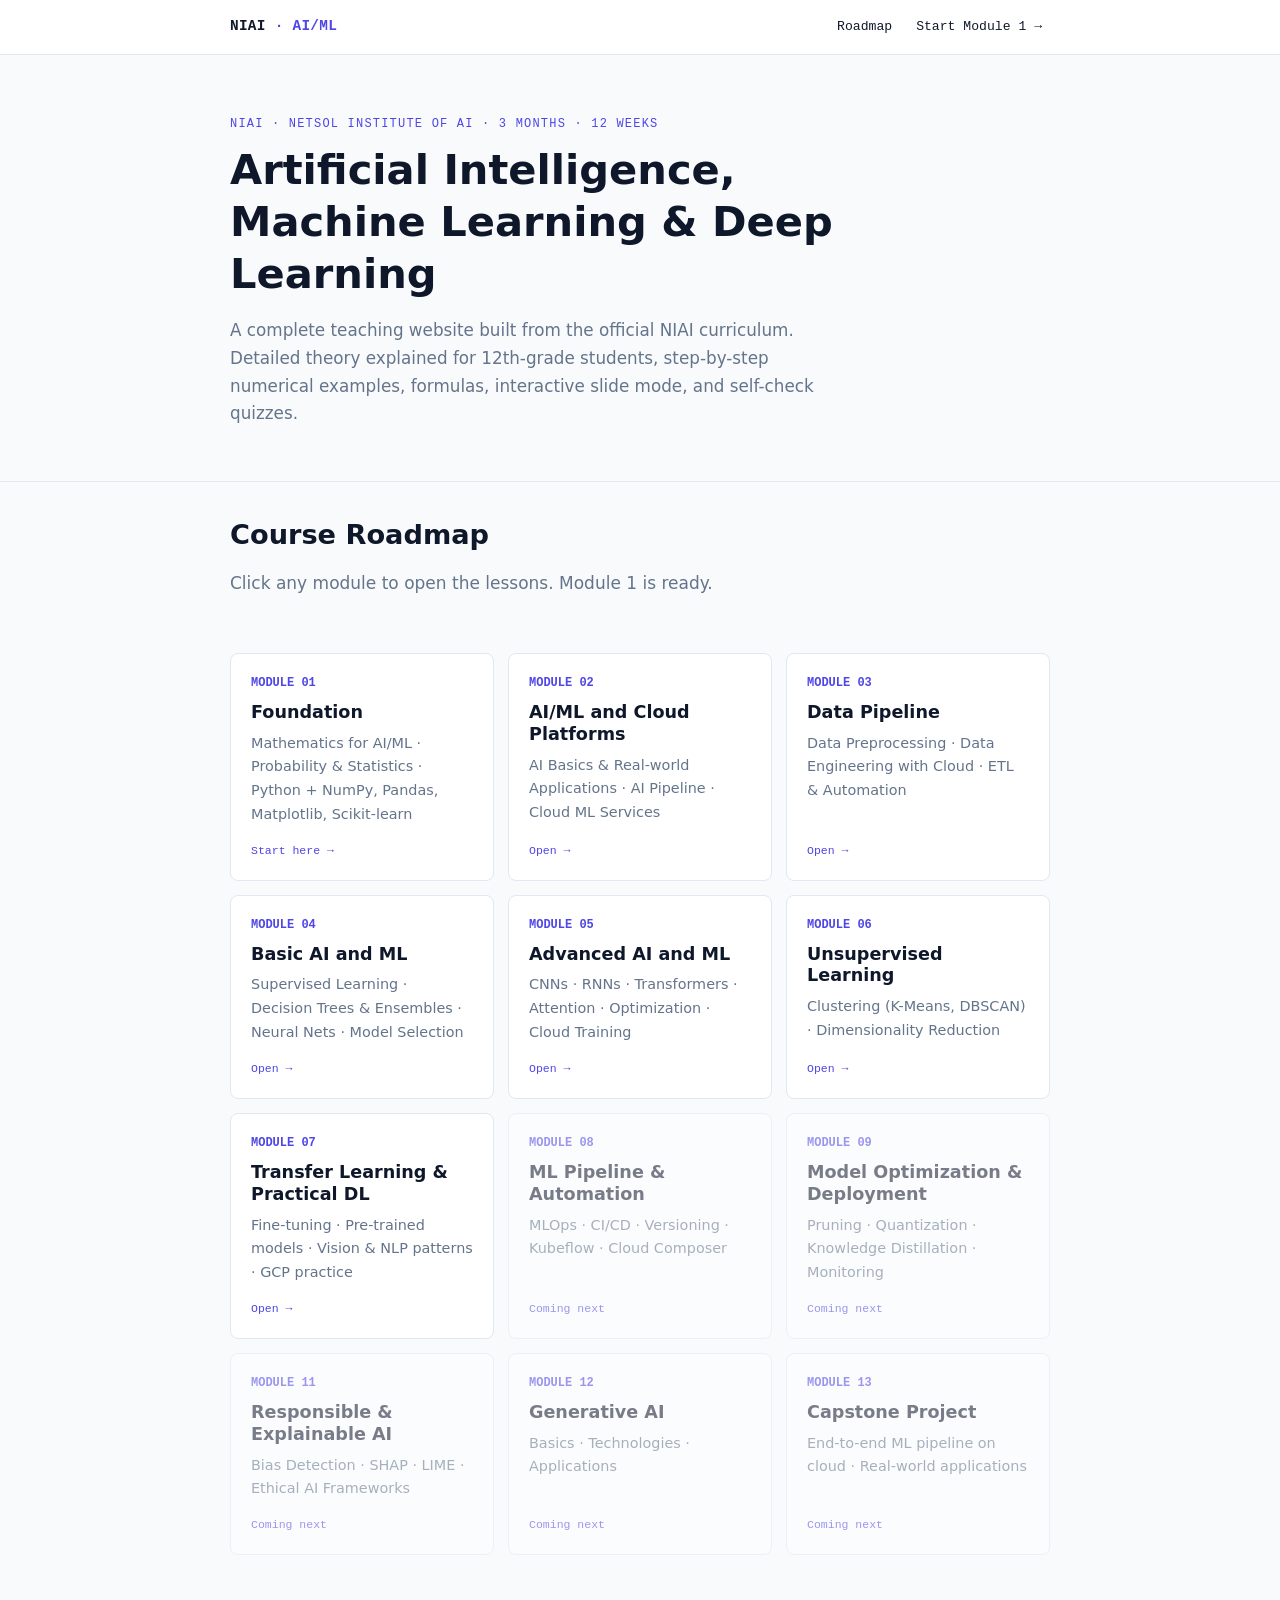
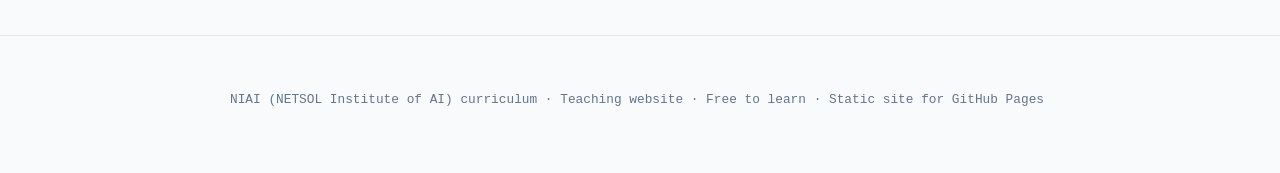
<file: index.html>
<!DOCTYPE html>
<html lang="en">
<head>
  <meta charset="UTF-8">
  <meta name="viewport" content="width=device-width, initial-scale=1.0">
  <title>NIAI — AI / Machine Learning / Deep Learning Course</title>
  <meta name="description" content="Complete 3-month NIAI Artificial Intelligence, Machine Learning & Deep Learning course. Detailed theory, numerical examples, interactive slides. For beginners and intermediate learners.">
  <link rel="stylesheet" href="assets/css/style.css">
</head>
<body>

<header class="topbar">
  <div class="wrap">
    <a class="brand" href="index.html">NIAI<span> · AI/ML</span></a>
    <nav class="topnav">
      <a href="#roadmap">Roadmap</a>
      <a href="module1/index.html">Start Module 1 →</a>
    </nav>
  </div>
</header>

<section class="hero">
  <div class="wrap">
    <p class="eyebrow">NIAI · NETSOL Institute of AI · 3 Months · 12 Weeks</p>
    <h1>Artificial Intelligence,<br>Machine Learning &amp; Deep Learning</h1>
    <p class="lede">
      A complete teaching website built from the official NIAI curriculum.
      Detailed theory explained for 12th-grade students, step-by-step numerical examples,
      formulas, interactive slide mode, and self-check quizzes.
    </p>
  </div>
</section>

<section id="roadmap">
  <div class="wrap">
    <h2 style="margin: 36px 0 8px;">Course Roadmap</h2>
    <p style="color:var(--muted);margin-bottom:20px;">Click any module to open the lessons. Module 1 is ready.</p>

    <div class="module-grid">

      <a class="module-card" href="module1/index.html">
        <span class="num">MODULE 01</span>
        <h3>Foundation</h3>
        <p>Mathematics for AI/ML · Probability &amp; Statistics · Python + NumPy, Pandas, Matplotlib, Scikit-learn</p>
        <span class="tag">Start here →</span>
      </a>

      <a class="module-card" href="module2/index.html">
        <span class="num">MODULE 02</span>
        <h3>AI/ML and Cloud Platforms</h3>
        <p>AI Basics &amp; Real-world Applications · AI Pipeline · Cloud ML Services</p>
        <span class="tag">Open →</span>
      </a>

      <a class="module-card" href="module3/index.html">
        <span class="num">MODULE 03</span>
        <h3>Data Pipeline</h3>
        <p>Data Preprocessing · Data Engineering with Cloud · ETL &amp; Automation</p>
        <span class="tag">Open →</span>
      </a>

      <a class="module-card" href="module4/index.html">
        <span class="num">MODULE 04</span>
        <h3>Basic AI and ML</h3>
        <p>Supervised Learning · Decision Trees &amp; Ensembles · Neural Nets · Model Selection</p>
        <span class="tag">Open →</span>
      </a>

      <a class="module-card" href="module5/index.html">
        <span class="num">MODULE 05</span>
        <h3>Advanced AI and ML</h3>
        <p>CNNs · RNNs · Transformers · Attention · Optimization · Cloud Training</p>
        <span class="tag">Open →</span>
      </a>

      <a class="module-card" href="module6/index.html">
        <span class="num">MODULE 06</span>
        <h3>Unsupervised Learning</h3>
        <p>Clustering (K-Means, DBSCAN) · Dimensionality Reduction</p>
        <span class="tag">Open →</span>
      </a>

      <a class="module-card" href="module7/index.html">
        <span class="num">MODULE 07</span>
        <h3>Transfer Learning &amp; Practical DL</h3>
        <p>Fine-tuning · Pre-trained models · Vision &amp; NLP patterns · GCP practice</p>
        <span class="tag">Open →</span>
      </a>

      <a class="module-card" href="#" style="opacity:0.55;pointer-events:none;">
        <span class="num">MODULE 08</span>
        <h3>ML Pipeline &amp; Automation</h3>
        <p>MLOps · CI/CD · Versioning · Kubeflow · Cloud Composer</p>
        <span class="tag">Coming next</span>
      </a>

      <a class="module-card" href="#" style="opacity:0.55;pointer-events:none;">
        <span class="num">MODULE 09</span>
        <h3>Model Optimization &amp; Deployment</h3>
        <p>Pruning · Quantization · Knowledge Distillation · Monitoring</p>
        <span class="tag">Coming next</span>
      </a>

      <a class="module-card" href="#" style="opacity:0.55;pointer-events:none;">
        <span class="num">MODULE 11</span>
        <h3>Responsible &amp; Explainable AI</h3>
        <p>Bias Detection · SHAP · LIME · Ethical AI Frameworks</p>
        <span class="tag">Coming next</span>
      </a>

      <a class="module-card" href="#" style="opacity:0.55;pointer-events:none;">
        <span class="num">MODULE 12</span>
        <h3>Generative AI</h3>
        <p>Basics · Technologies · Applications</p>
        <span class="tag">Coming next</span>
      </a>

      <a class="module-card" href="#" style="opacity:0.55;pointer-events:none;">
        <span class="num">MODULE 13</span>
        <h3>Capstone Project</h3>
        <p>End-to-end ML pipeline on cloud · Real-world applications</p>
        <span class="tag">Coming next</span>
      </a>

    </div>
  </div>
</section>

<footer>
  <div class="wrap">
    <p>NIAI (NETSOL Institute of AI) curriculum · Teaching website · Free to learn · Static site for GitHub Pages</p>
  </div>
</footer>

</body>
</html>
</file>
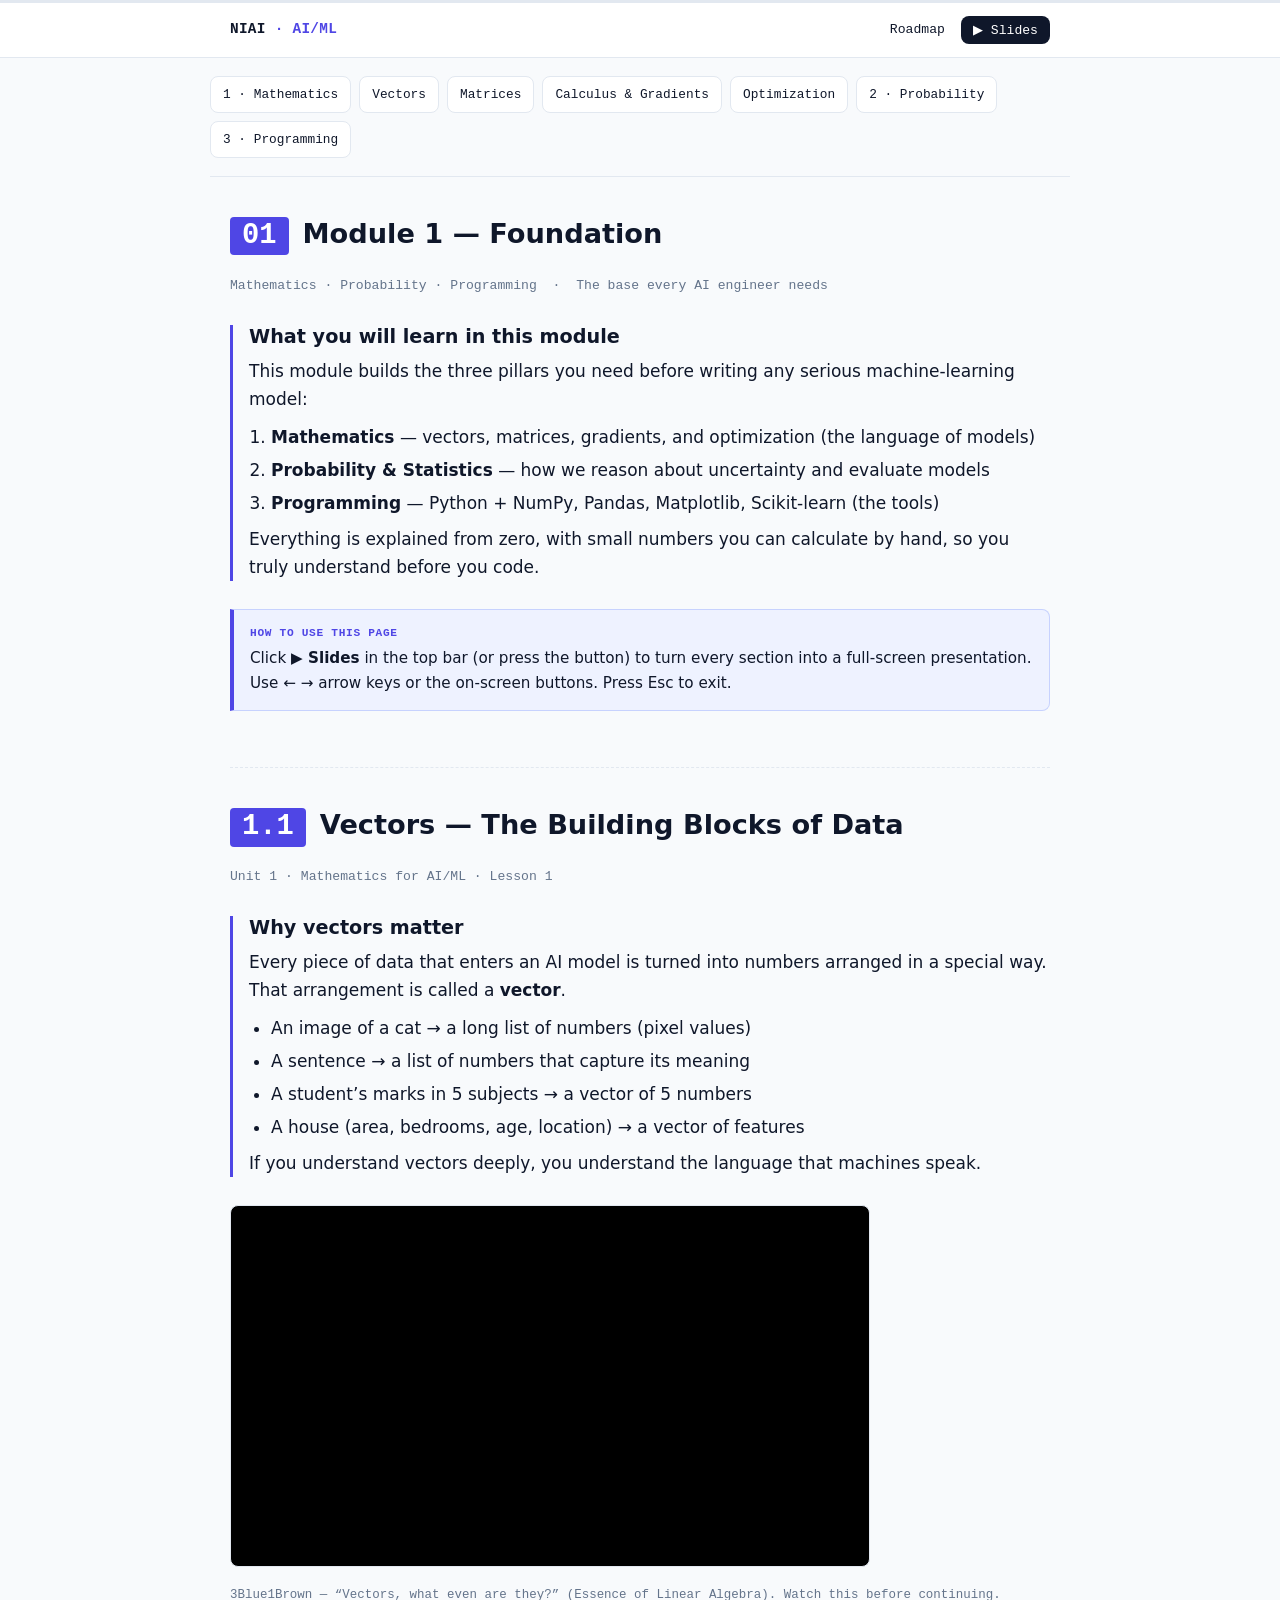
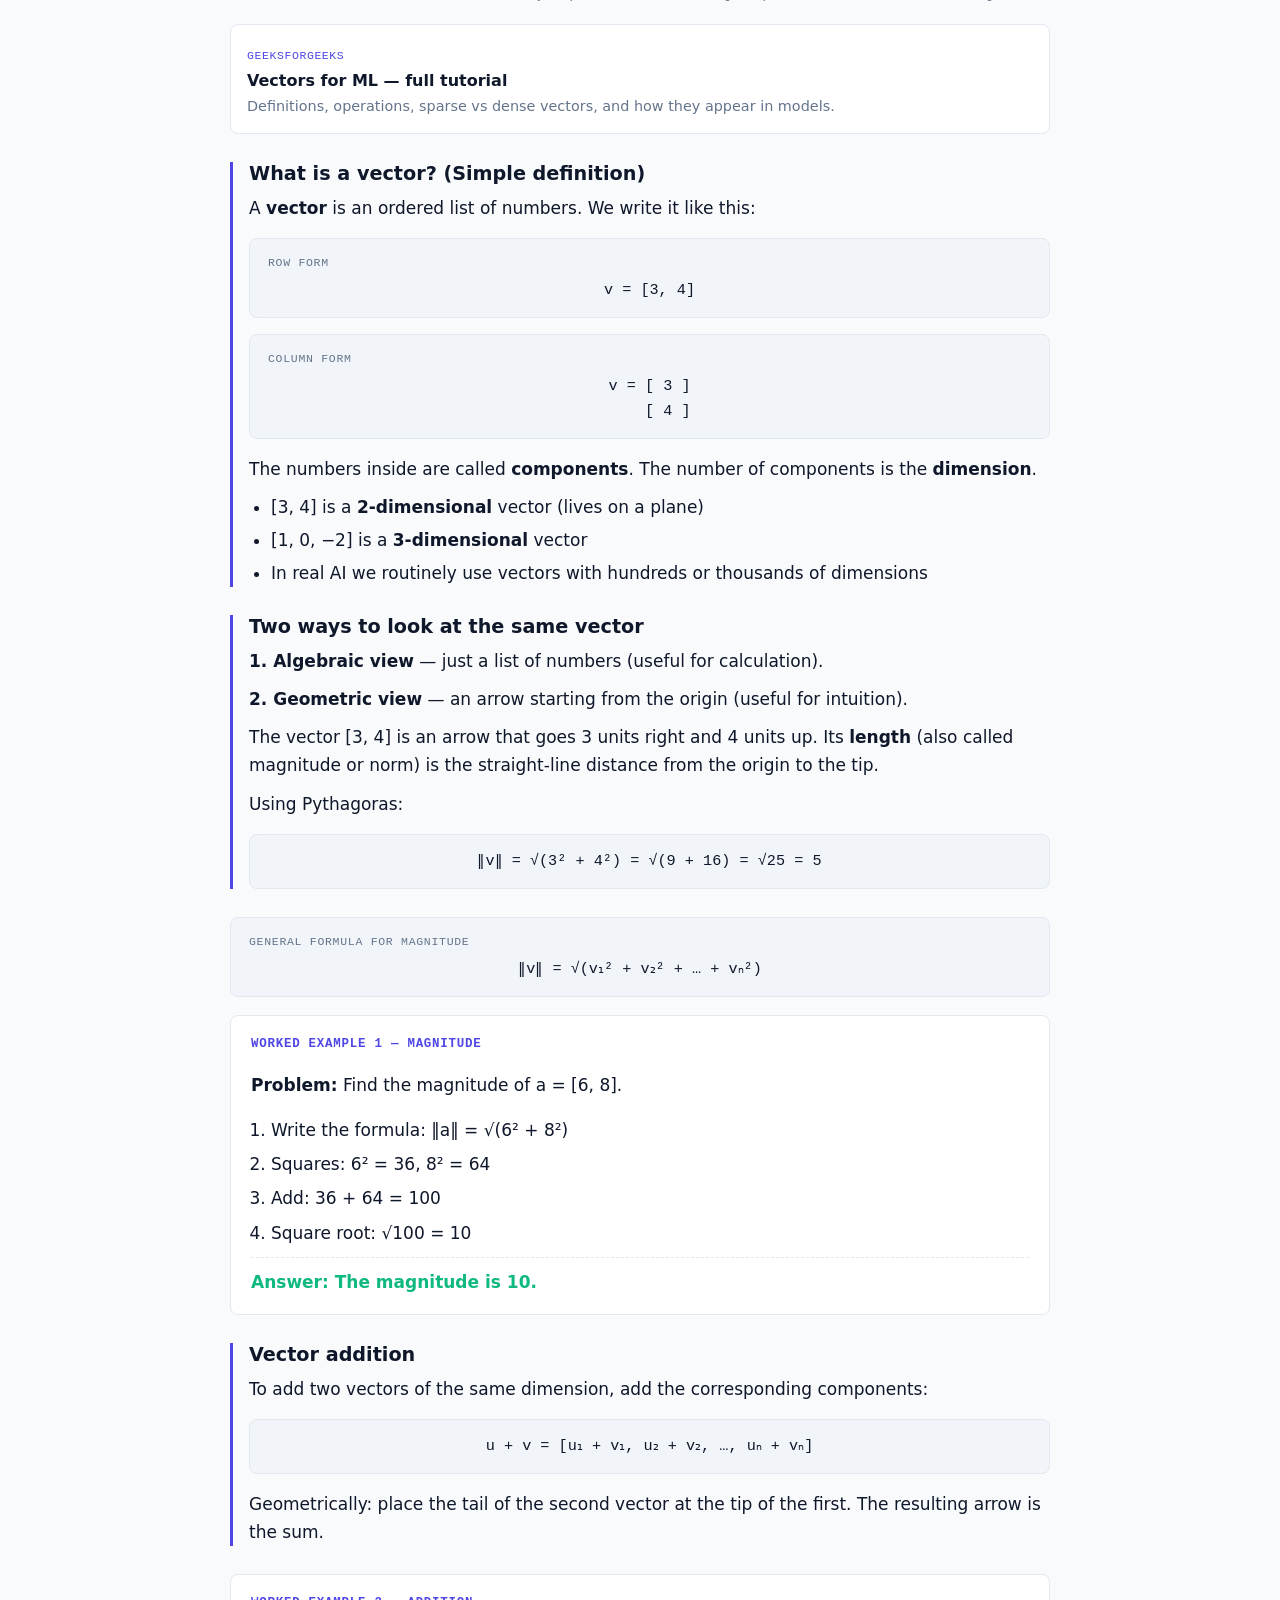
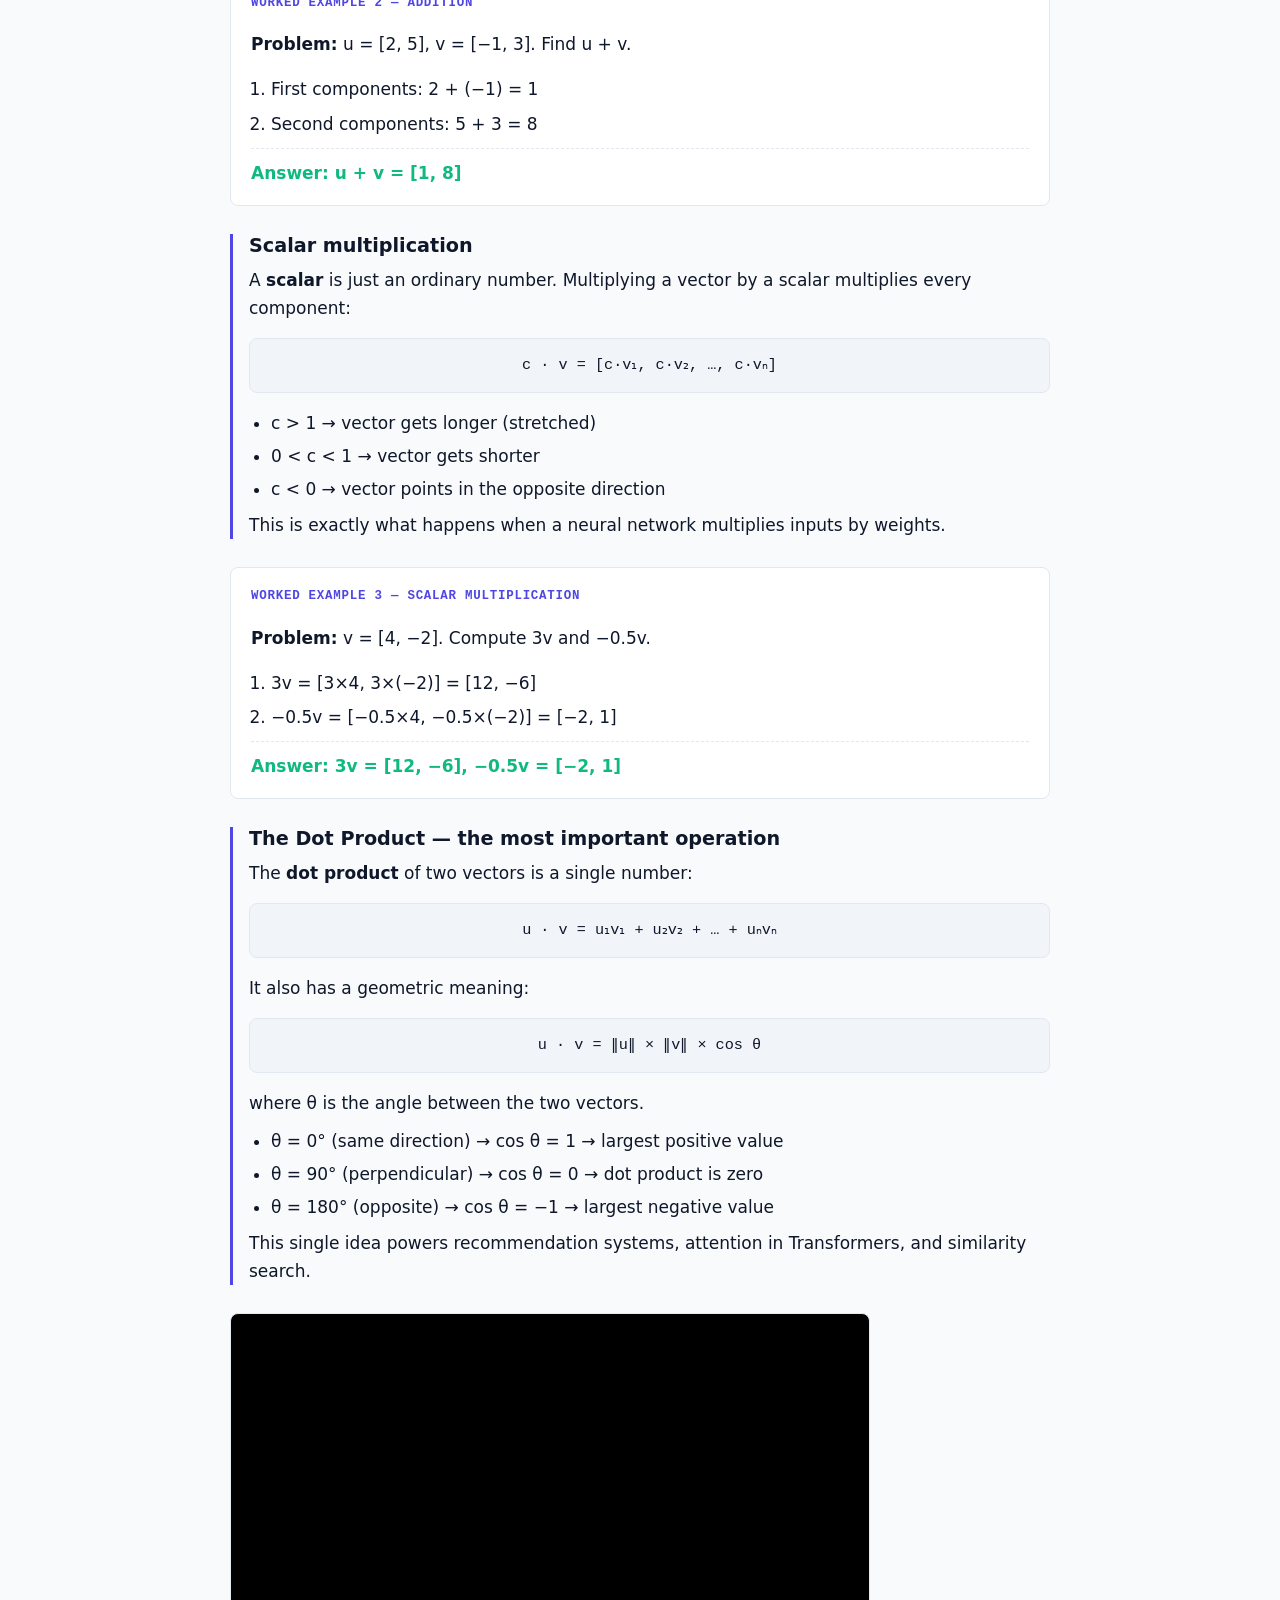
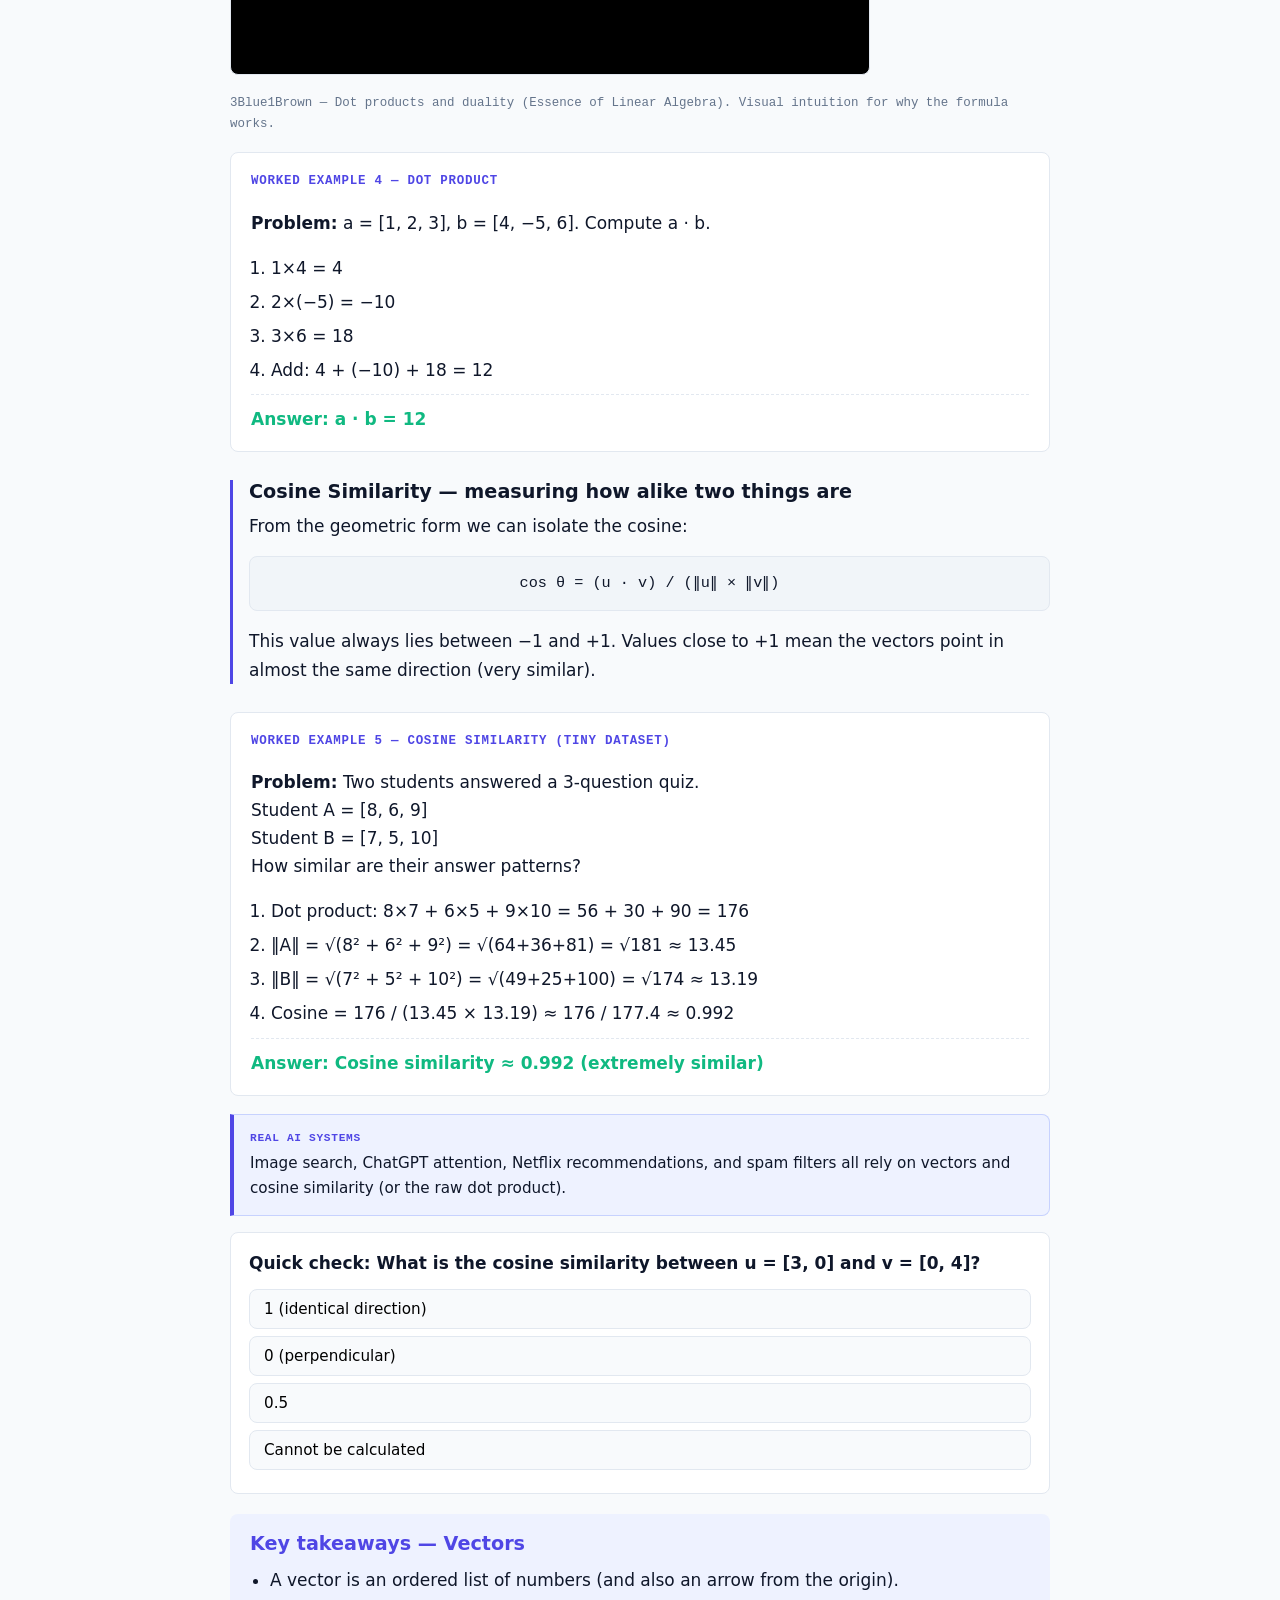
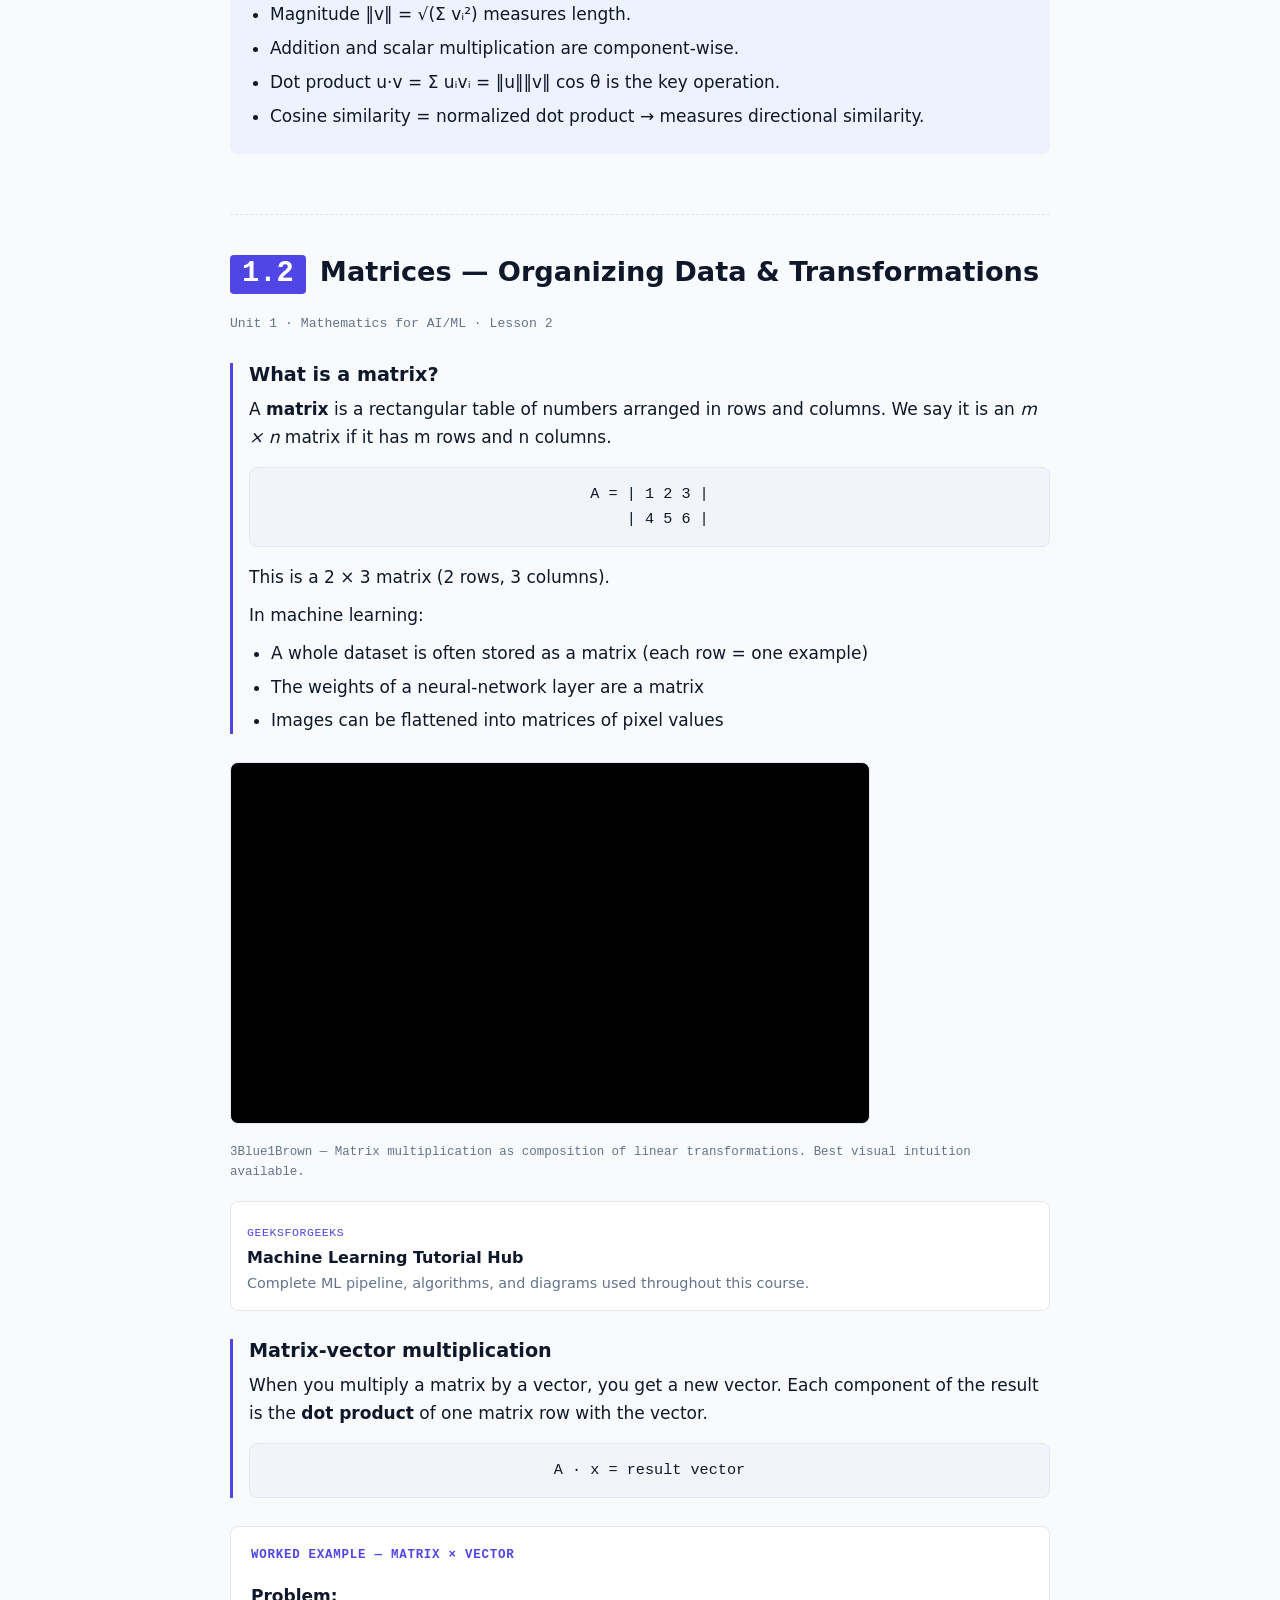
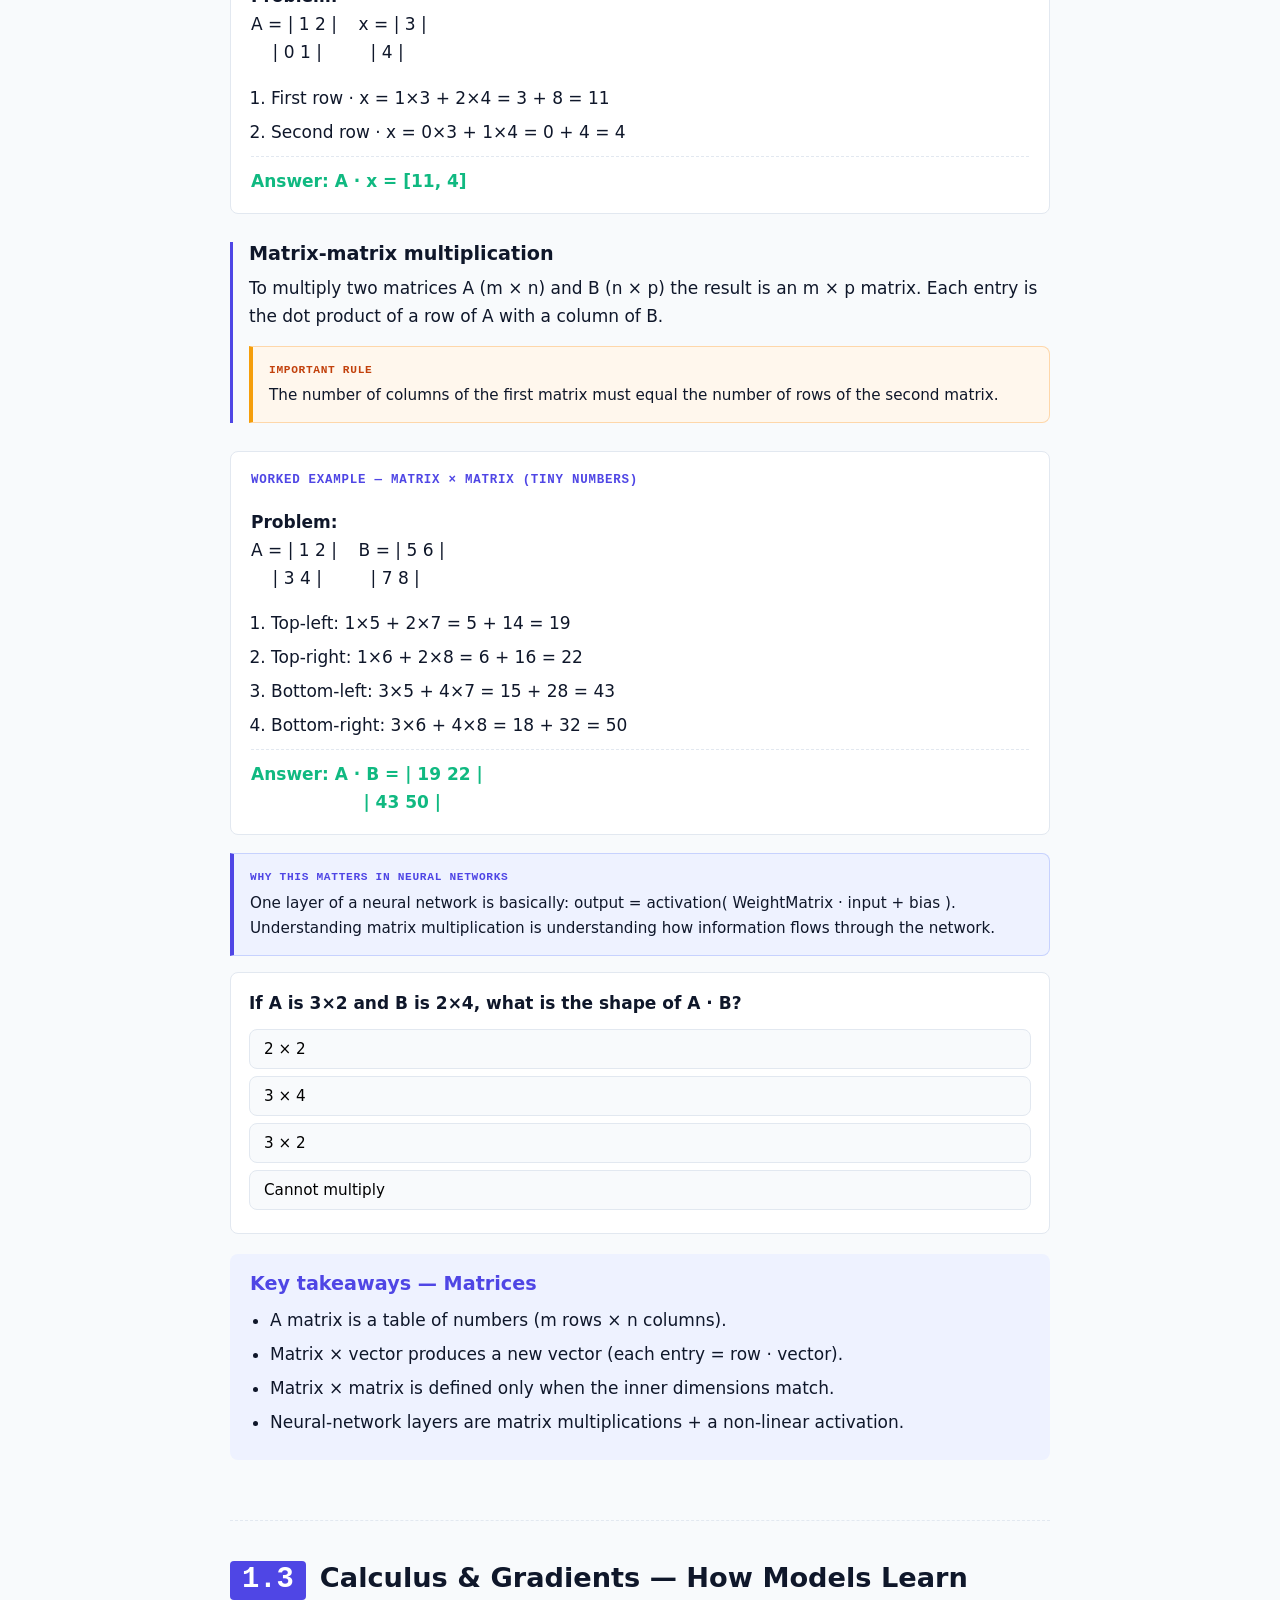
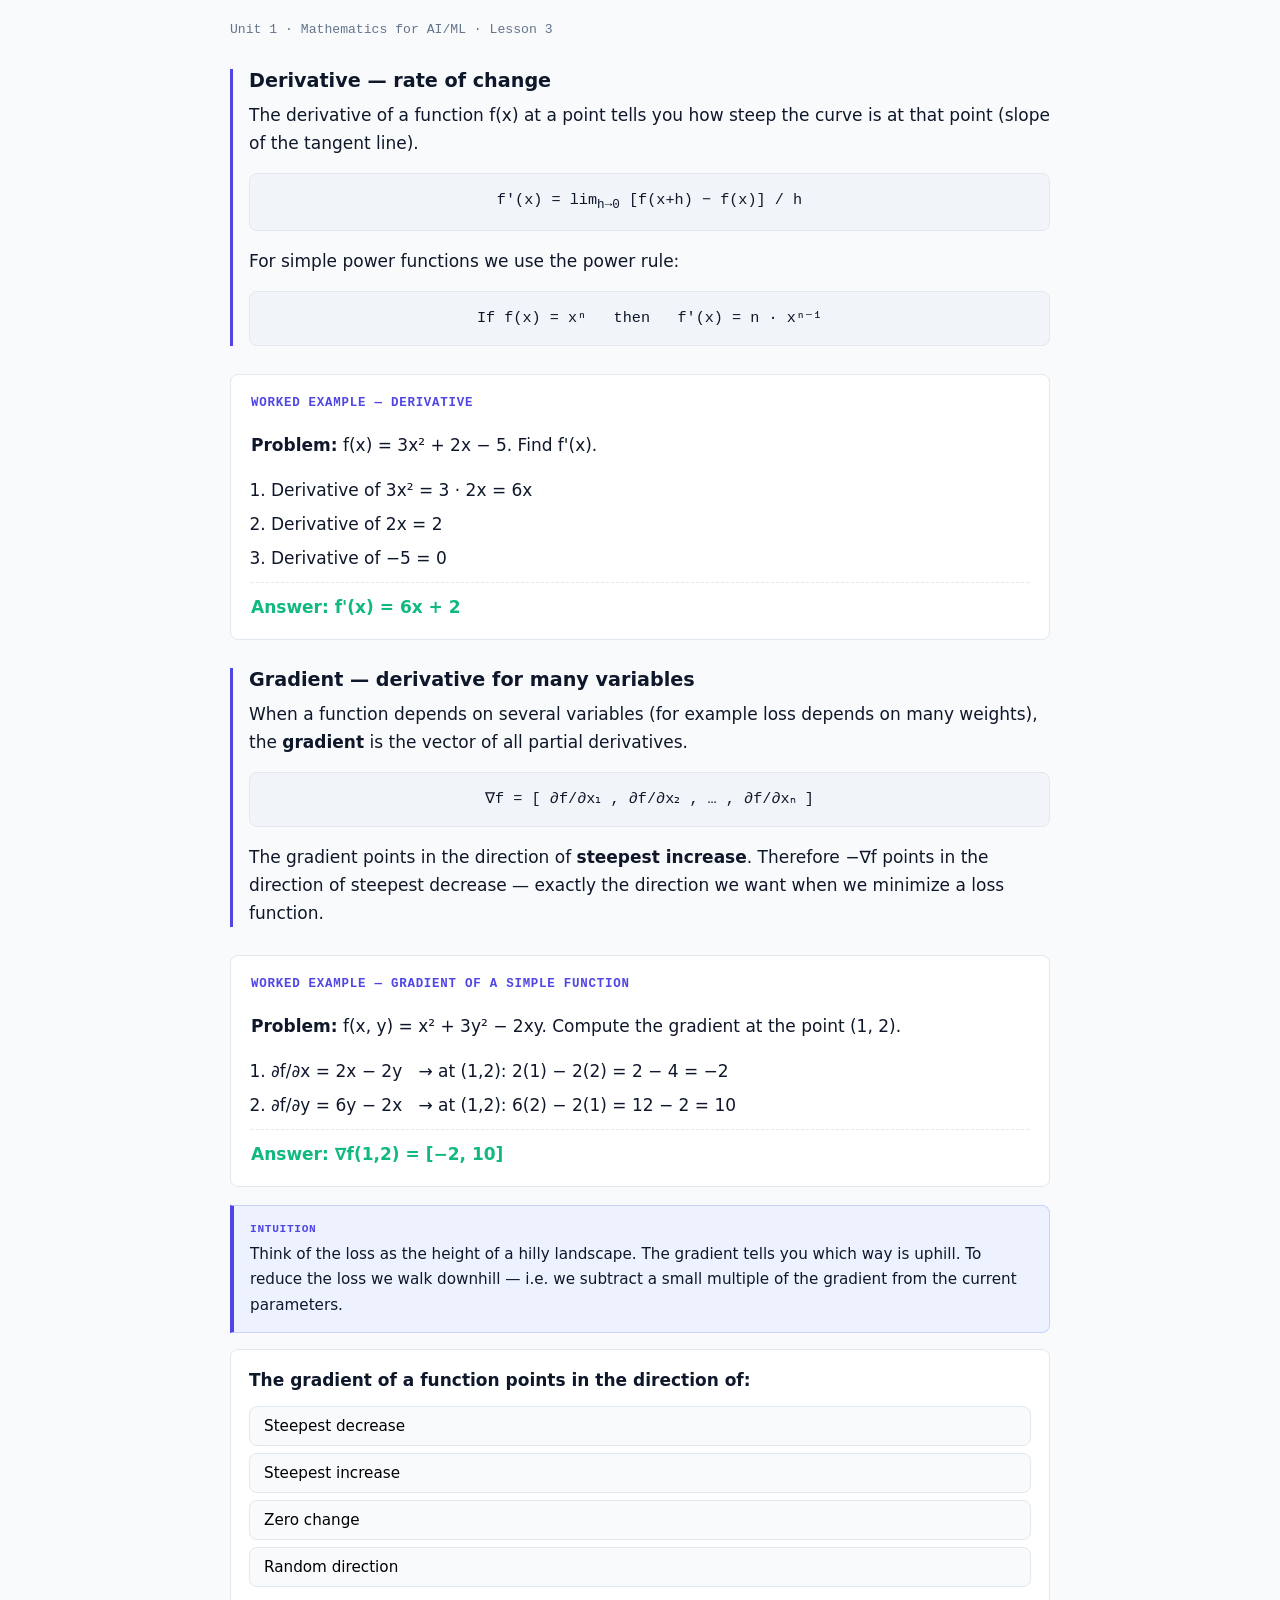
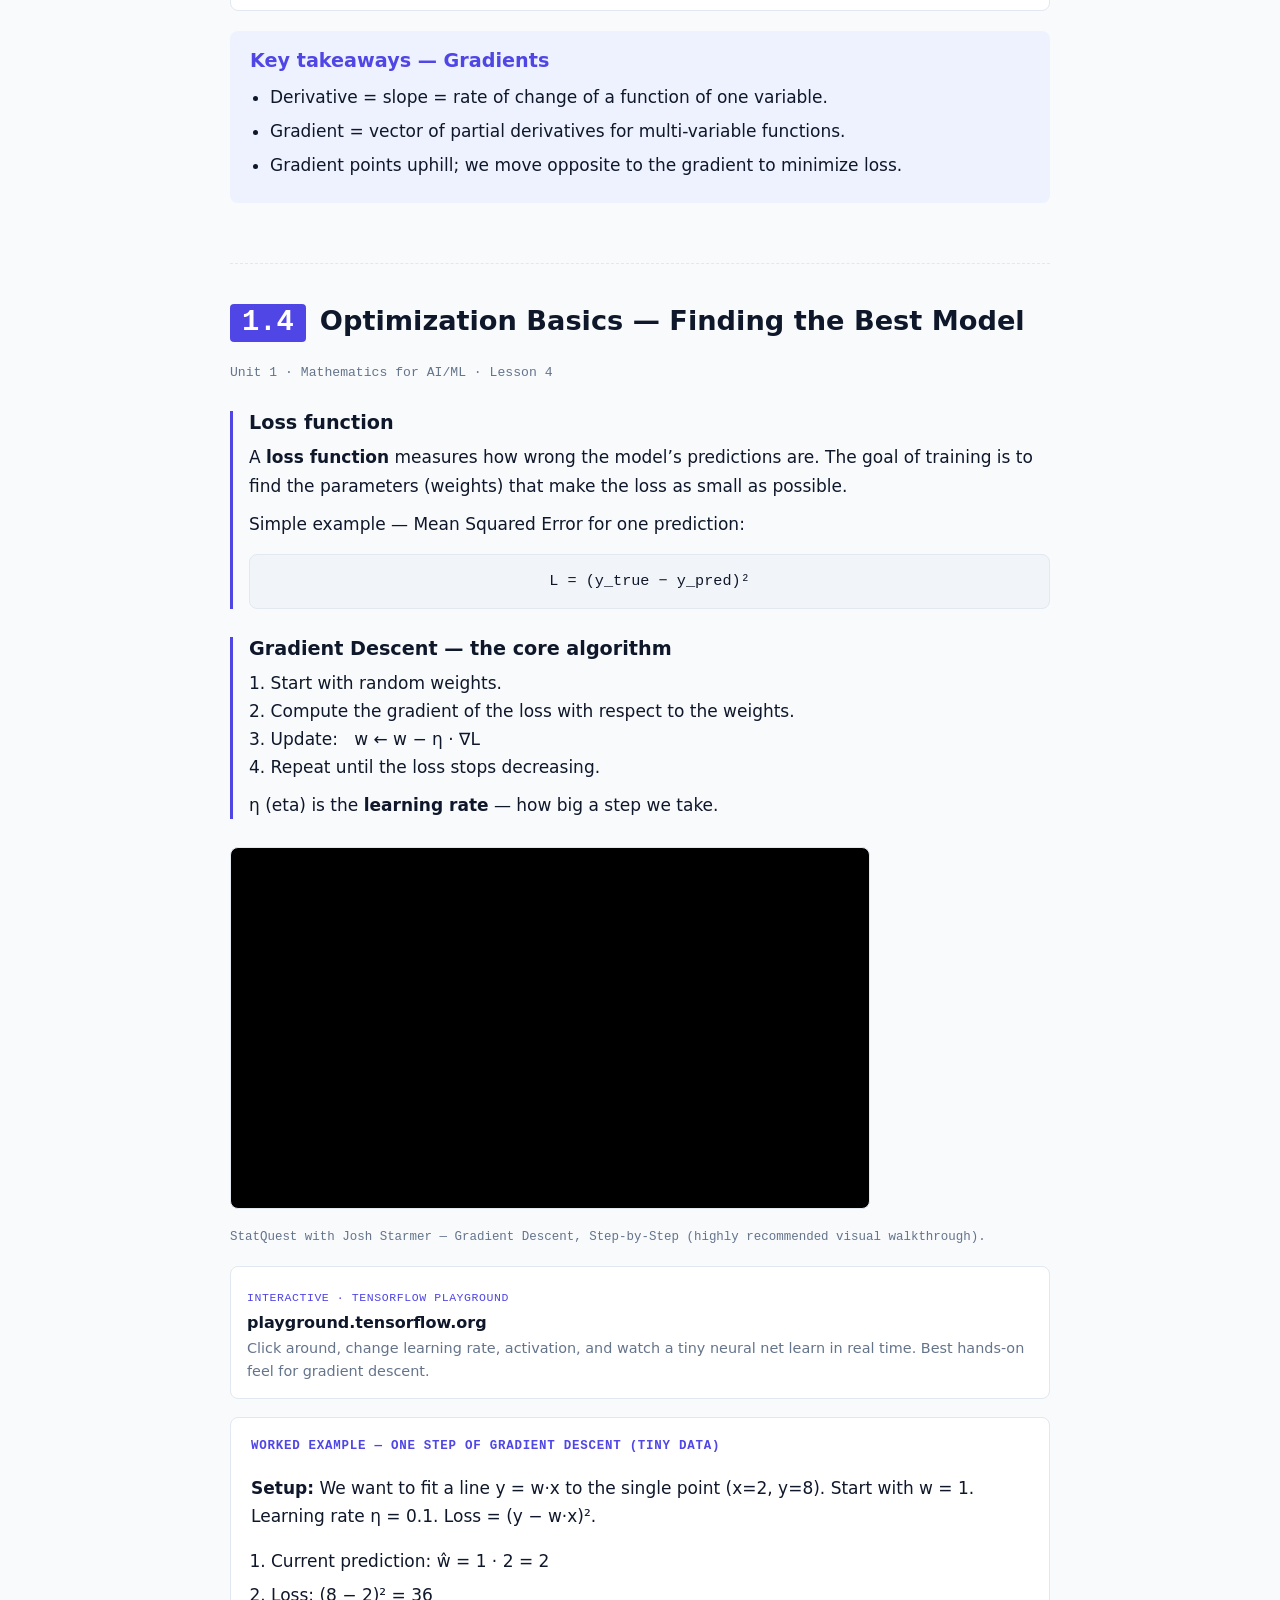
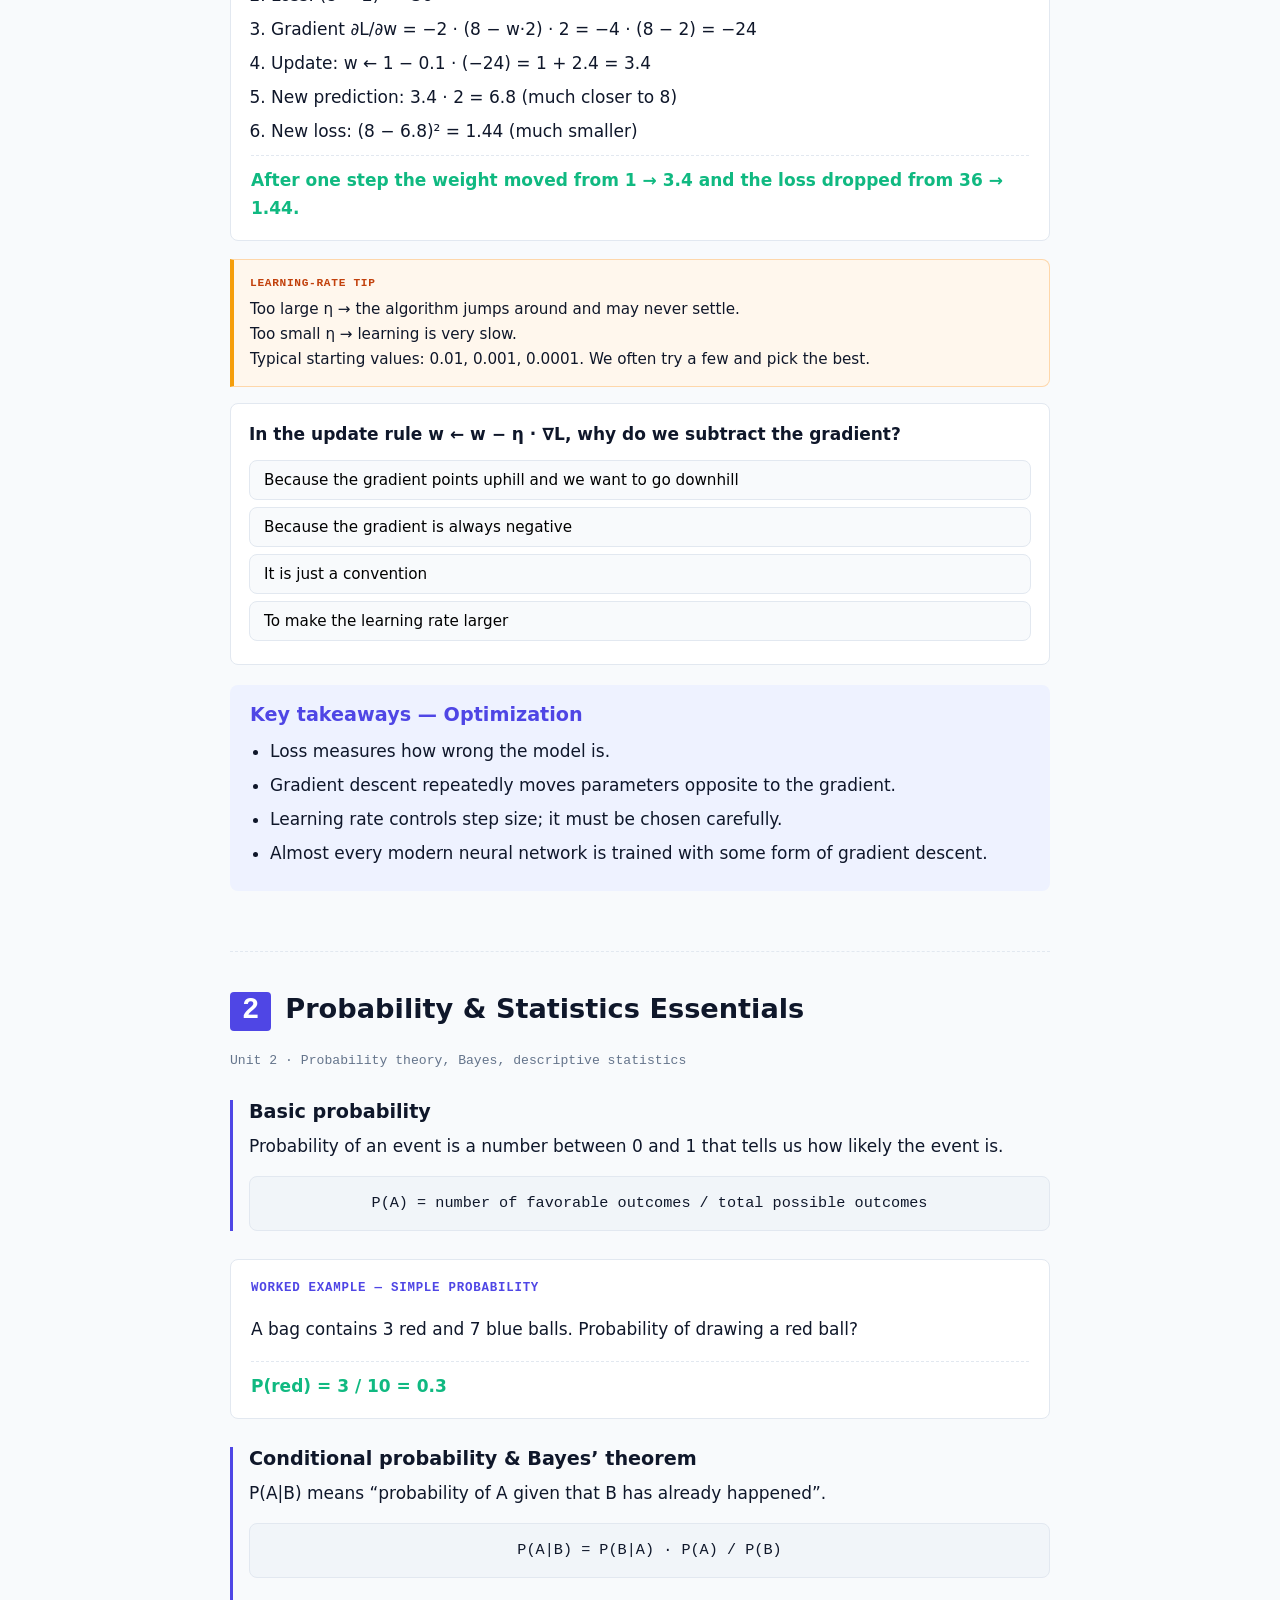
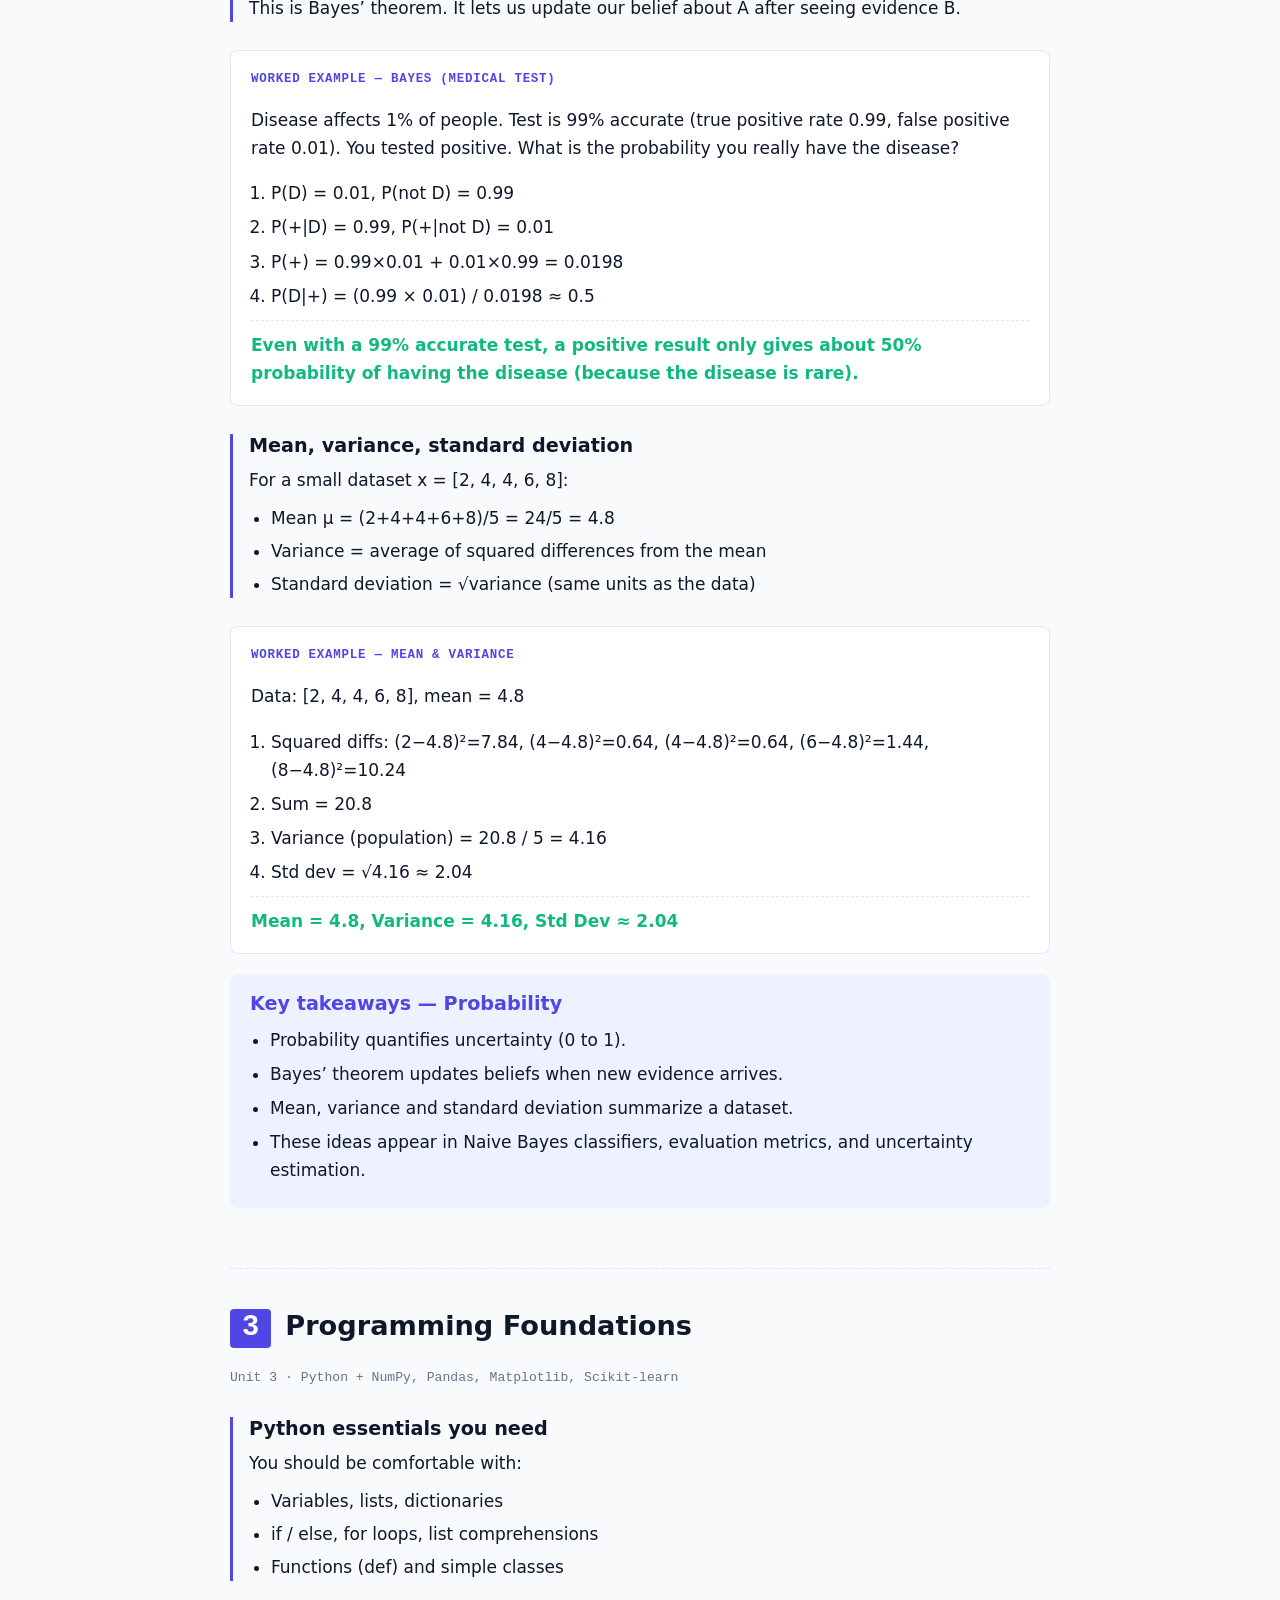
<file: module1/index.html>
<!DOCTYPE html>
<html lang="en">
<head>
  <meta charset="UTF-8">
  <meta name="viewport" content="width=device-width, initial-scale=1.0">
  <title>Module 1 — Foundation | NIAI AI/ML Course</title>
  <meta name="description" content="Module 1 Foundation: Mathematics for AI/ML, Probability & Statistics, Programming Foundations. Detailed theory with numerical examples for beginners.">
  <link rel="stylesheet" href="../assets/css/style.css">
</head>
<body>

<div class="progress-track"><div class="progress-fill"></div></div>

<header class="topbar">
  <div class="wrap">
    <a class="brand" href="../index.html">NIAI<span> · AI/ML</span></a>
    <nav class="topnav">
      <a href="../index.html">Roadmap</a>
      <button class="topnav-btn" id="slideModeToggle">▶ Slides</button>
    </nav>
  </div>
</header>

<nav class="daynav wrap">
  <a href="#math">1 · Mathematics</a>
  <a href="#vectors">Vectors</a>
  <a href="#matrices">Matrices</a>
  <a href="#calculus">Calculus &amp; Gradients</a>
  <a href="#optimization">Optimization</a>
  <a href="#probability">2 · Probability</a>
  <a href="#programming">3 · Programming</a>
</nav>

<main class="wrap">

  <!-- ========== INTRO ========== -->
  <section class="day-section" id="math">
    <div class="day-head">
      <span class="day-num">01</span>
      <h2>Module 1 — Foundation</h2>
    </div>
    <p class="day-sub">Mathematics · Probability · Programming &nbsp;·&nbsp; The base every AI engineer needs</p>

    <div class="topic">
      <h3>What you will learn in this module</h3>
      <p>This module builds the three pillars you need before writing any serious machine-learning model:</p>
      <ol>
        <li><strong>Mathematics</strong> — vectors, matrices, gradients, and optimization (the language of models)</li>
        <li><strong>Probability &amp; Statistics</strong> — how we reason about uncertainty and evaluate models</li>
        <li><strong>Programming</strong> — Python + NumPy, Pandas, Matplotlib, Scikit-learn (the tools)</li>
      </ol>
      <p>Everything is explained from zero, with small numbers you can calculate by hand, so you truly understand before you code.</p>
    </div>

    <div class="callout">
      <span class="tag">How to use this page</span>
      Click <strong>▶ Slides</strong> in the top bar (or press the button) to turn every section into a full-screen presentation. Use ← → arrow keys or the on-screen buttons. Press Esc to exit.
    </div>
  </section>

  <!-- ========== VECTORS ========== -->
  <section class="day-section" id="vectors">
    <div class="day-head">
      <span class="day-num">1.1</span>
      <h2>Vectors — The Building Blocks of Data</h2>
    </div>
    <p class="day-sub">Unit 1 · Mathematics for AI/ML · Lesson 1</p>

    <div class="topic">
      <h3>Why vectors matter</h3>
      <p>Every piece of data that enters an AI model is turned into numbers arranged in a special way. That arrangement is called a <strong>vector</strong>.</p>
      <ul>
        <li>An image of a cat → a long list of numbers (pixel values)</li>
        <li>A sentence → a list of numbers that capture its meaning</li>
        <li>A student’s marks in 5 subjects → a vector of 5 numbers</li>
        <li>A house (area, bedrooms, age, location) → a vector of features</li>
      </ul>
      <p>If you understand vectors deeply, you understand the language that machines speak.</p>
    </div>

    <div class="video-embed">
      <iframe src="https://www.youtube.com/embed/fNk_zzaMoSs" title="3Blue1Brown — Vectors" allowfullscreen loading="lazy"></iframe>
    </div>
    <p class="video-caption">3Blue1Brown — “Vectors, what even are they?” (Essence of Linear Algebra). Watch this before continuing.</p>

    <a class="resource-card" href="https://www.geeksforgeeks.org/data-science/vectors-for-ml/" target="_blank" rel="noopener">
      <span class="src">GeeksforGeeks</span>
      <h4>Vectors for ML — full tutorial</h4>
      <p>Definitions, operations, sparse vs dense vectors, and how they appear in models.</p>
    </a>

    <div class="topic">
      <h3>What is a vector? (Simple definition)</h3>
      <p>A <strong>vector</strong> is an ordered list of numbers. We write it like this:</p>
      <div class="formula">
        <span class="label">Row form</span>
        v = [3, 4]
      </div>
      <div class="formula">
        <span class="label">Column form</span>
        v = [ 3 ]<br>&nbsp;&nbsp;&nbsp;&nbsp;[ 4 ]
      </div>
      <p>The numbers inside are called <strong>components</strong>. The number of components is the <strong>dimension</strong>.</p>
      <ul>
        <li>[3, 4] is a <strong>2-dimensional</strong> vector (lives on a plane)</li>
        <li>[1, 0, −2] is a <strong>3-dimensional</strong> vector</li>
        <li>In real AI we routinely use vectors with hundreds or thousands of dimensions</li>
      </ul>
    </div>

    <div class="topic">
      <h3>Two ways to look at the same vector</h3>
      <p><strong>1. Algebraic view</strong> — just a list of numbers (useful for calculation).</p>
      <p><strong>2. Geometric view</strong> — an arrow starting from the origin (useful for intuition).</p>
      <p>The vector [3, 4] is an arrow that goes 3 units right and 4 units up. Its <strong>length</strong> (also called magnitude or norm) is the straight-line distance from the origin to the tip.</p>
      <p>Using Pythagoras:</p>
      <div class="formula">
        ‖v‖ = √(3² + 4²) = √(9 + 16) = √25 = 5
      </div>
    </div>

    <div class="formula">
      <span class="label">General formula for magnitude</span>
      ‖v‖ = √(v₁² + v₂² + … + vₙ²)
    </div>

    <div class="worked">
      <div class="title">Worked Example 1 — Magnitude</div>
      <p><strong>Problem:</strong> Find the magnitude of a = [6, 8].</p>
      <ol class="steps">
        <li>Write the formula: ‖a‖ = √(6² + 8²)</li>
        <li>Squares: 6² = 36, 8² = 64</li>
        <li>Add: 36 + 64 = 100</li>
        <li>Square root: √100 = 10</li>
      </ol>
      <div class="answer">Answer: The magnitude is 10.</div>
    </div>

    <div class="topic">
      <h3>Vector addition</h3>
      <p>To add two vectors of the same dimension, add the corresponding components:</p>
      <div class="formula">
        u + v = [u₁ + v₁, u₂ + v₂, …, uₙ + vₙ]
      </div>
      <p>Geometrically: place the tail of the second vector at the tip of the first. The resulting arrow is the sum.</p>
    </div>

    <div class="worked">
      <div class="title">Worked Example 2 — Addition</div>
      <p><strong>Problem:</strong> u = [2, 5], v = [−1, 3]. Find u + v.</p>
      <ol class="steps">
        <li>First components: 2 + (−1) = 1</li>
        <li>Second components: 5 + 3 = 8</li>
      </ol>
      <div class="answer">Answer: u + v = [1, 8]</div>
    </div>

    <div class="topic">
      <h3>Scalar multiplication</h3>
      <p>A <strong>scalar</strong> is just an ordinary number. Multiplying a vector by a scalar multiplies every component:</p>
      <div class="formula">
        c · v = [c·v₁, c·v₂, …, c·vₙ]
      </div>
      <ul>
        <li>c &gt; 1 → vector gets longer (stretched)</li>
        <li>0 &lt; c &lt; 1 → vector gets shorter</li>
        <li>c &lt; 0 → vector points in the opposite direction</li>
      </ul>
      <p>This is exactly what happens when a neural network multiplies inputs by weights.</p>
    </div>

    <div class="worked">
      <div class="title">Worked Example 3 — Scalar Multiplication</div>
      <p><strong>Problem:</strong> v = [4, −2]. Compute 3v and −0.5v.</p>
      <ol class="steps">
        <li>3v = [3×4, 3×(−2)] = [12, −6]</li>
        <li>−0.5v = [−0.5×4, −0.5×(−2)] = [−2, 1]</li>
      </ol>
      <div class="answer">Answer: 3v = [12, −6], −0.5v = [−2, 1]</div>
    </div>

    <div class="topic">
      <h3>The Dot Product — the most important operation</h3>
      <p>The <strong>dot product</strong> of two vectors is a single number:</p>
      <div class="formula">
        u · v = u₁v₁ + u₂v₂ + … + uₙvₙ
      </div>
      <p>It also has a geometric meaning:</p>
      <div class="formula">
        u · v = ‖u‖ × ‖v‖ × cos θ
      </div>
      <p>where θ is the angle between the two vectors.</p>
      <ul>
        <li>θ = 0° (same direction) → cos θ = 1 → largest positive value</li>
        <li>θ = 90° (perpendicular) → cos θ = 0 → dot product is zero</li>
        <li>θ = 180° (opposite) → cos θ = −1 → largest negative value</li>
      </ul>
      <p>This single idea powers recommendation systems, attention in Transformers, and similarity search.</p>
    </div>

    <div class="video-embed">
      <iframe src="https://www.youtube.com/embed/LyGKycYT2v0" title="3Blue1Brown — Dot products" allowfullscreen loading="lazy"></iframe>
    </div>
    <p class="video-caption">3Blue1Brown — Dot products and duality (Essence of Linear Algebra). Visual intuition for why the formula works.</p>

    <div class="worked">
      <div class="title">Worked Example 4 — Dot Product</div>
      <p><strong>Problem:</strong> a = [1, 2, 3], b = [4, −5, 6]. Compute a · b.</p>
      <ol class="steps">
        <li>1×4 = 4</li>
        <li>2×(−5) = −10</li>
        <li>3×6 = 18</li>
        <li>Add: 4 + (−10) + 18 = 12</li>
      </ol>
      <div class="answer">Answer: a · b = 12</div>
    </div>

    <div class="topic">
      <h3>Cosine Similarity — measuring how alike two things are</h3>
      <p>From the geometric form we can isolate the cosine:</p>
      <div class="formula">
        cos θ = (u · v) / (‖u‖ × ‖v‖)
      </div>
      <p>This value always lies between −1 and +1. Values close to +1 mean the vectors point in almost the same direction (very similar).</p>
    </div>

    <div class="worked">
      <div class="title">Worked Example 5 — Cosine Similarity (tiny dataset)</div>
      <p><strong>Problem:</strong> Two students answered a 3-question quiz.<br>
        Student A = [8, 6, 9]<br>
        Student B = [7, 5, 10]<br>
        How similar are their answer patterns?</p>
      <ol class="steps">
        <li>Dot product: 8×7 + 6×5 + 9×10 = 56 + 30 + 90 = 176</li>
        <li>‖A‖ = √(8² + 6² + 9²) = √(64+36+81) = √181 ≈ 13.45</li>
        <li>‖B‖ = √(7² + 5² + 10²) = √(49+25+100) = √174 ≈ 13.19</li>
        <li>Cosine = 176 / (13.45 × 13.19) ≈ 176 / 177.4 ≈ 0.992</li>
      </ol>
      <div class="answer">Answer: Cosine similarity ≈ 0.992 (extremely similar)</div>
    </div>

    <div class="callout">
      <span class="tag">Real AI systems</span>
      Image search, ChatGPT attention, Netflix recommendations, and spam filters all rely on vectors and cosine similarity (or the raw dot product).
    </div>

    <div class="mcq">
      <p class="q">Quick check: What is the cosine similarity between u = [3, 0] and v = [0, 4]?</p>
      <button class="mcq-opt" data-correct="false">1 (identical direction)</button>
      <button class="mcq-opt" data-correct="true">0 (perpendicular)</button>
      <button class="mcq-opt" data-correct="false">0.5</button>
      <button class="mcq-opt" data-correct="false">Cannot be calculated</button>
    </div>

    <div class="takeaways">
      <h3>Key takeaways — Vectors</h3>
      <ul>
        <li>A vector is an ordered list of numbers (and also an arrow from the origin).</li>
        <li>Magnitude ‖v‖ = √(Σ vᵢ²) measures length.</li>
        <li>Addition and scalar multiplication are component-wise.</li>
        <li>Dot product u·v = Σ uᵢvᵢ = ‖u‖‖v‖ cos θ is the key operation.</li>
        <li>Cosine similarity = normalized dot product → measures directional similarity.</li>
      </ul>
    </div>
  </section>

  <!-- ========== MATRICES ========== -->
  <section class="day-section" id="matrices">
    <div class="day-head">
      <span class="day-num">1.2</span>
      <h2>Matrices — Organizing Data &amp; Transformations</h2>
    </div>
    <p class="day-sub">Unit 1 · Mathematics for AI/ML · Lesson 2</p>

    <div class="topic">
      <h3>What is a matrix?</h3>
      <p>A <strong>matrix</strong> is a rectangular table of numbers arranged in rows and columns. We say it is an <em>m × n</em> matrix if it has m rows and n columns.</p>
      <div class="formula">
        A = | 1  2  3 |<br>
        &nbsp;&nbsp;&nbsp;&nbsp;| 4  5  6 |
      </div>
      <p>This is a 2 × 3 matrix (2 rows, 3 columns).</p>
      <p>In machine learning:</p>
      <ul>
        <li>A whole dataset is often stored as a matrix (each row = one example)</li>
        <li>The weights of a neural-network layer are a matrix</li>
        <li>Images can be flattened into matrices of pixel values</li>
      </ul>
    </div>

    <div class="video-embed">
      <iframe src="https://www.youtube.com/embed/kYB8IZa5AuE" title="3Blue1Brown — Matrices as linear transformations" allowfullscreen loading="lazy"></iframe>
    </div>
    <p class="video-caption">3Blue1Brown — Matrix multiplication as composition of linear transformations. Best visual intuition available.</p>

    <a class="resource-card" href="https://www.geeksforgeeks.org/machine-learning/machine-learning/" target="_blank" rel="noopener">
      <span class="src">GeeksforGeeks</span>
      <h4>Machine Learning Tutorial Hub</h4>
      <p>Complete ML pipeline, algorithms, and diagrams used throughout this course.</p>
    </a>

    <div class="topic">
      <h3>Matrix-vector multiplication</h3>
      <p>When you multiply a matrix by a vector, you get a new vector. Each component of the result is the <strong>dot product</strong> of one matrix row with the vector.</p>
      <div class="formula">
        A · x = result vector
      </div>
    </div>

    <div class="worked">
      <div class="title">Worked Example — Matrix × Vector</div>
      <p><strong>Problem:</strong><br>
        A = | 1  2 | &nbsp;&nbsp; x = | 3 |<br>
        &nbsp;&nbsp;&nbsp;&nbsp;| 0  1 | &nbsp;&nbsp;&nbsp;&nbsp;&nbsp;&nbsp;&nbsp;&nbsp;| 4 |</p>
      <ol class="steps">
        <li>First row · x = 1×3 + 2×4 = 3 + 8 = 11</li>
        <li>Second row · x = 0×3 + 1×4 = 0 + 4 = 4</li>
      </ol>
      <div class="answer">Answer: A · x = [11, 4]</div>
    </div>

    <div class="topic">
      <h3>Matrix-matrix multiplication</h3>
      <p>To multiply two matrices A (m × n) and B (n × p) the result is an m × p matrix. Each entry is the dot product of a row of A with a column of B.</p>
      <div class="callout warn">
        <span class="tag">Important rule</span>
        The number of columns of the first matrix must equal the number of rows of the second matrix.
      </div>
    </div>

    <div class="worked">
      <div class="title">Worked Example — Matrix × Matrix (tiny numbers)</div>
      <p><strong>Problem:</strong><br>
        A = | 1  2 | &nbsp;&nbsp; B = | 5  6 |<br>
        &nbsp;&nbsp;&nbsp;&nbsp;| 3  4 | &nbsp;&nbsp;&nbsp;&nbsp;&nbsp;&nbsp;&nbsp;&nbsp;| 7  8 |</p>
      <ol class="steps">
        <li>Top-left: 1×5 + 2×7 = 5 + 14 = 19</li>
        <li>Top-right: 1×6 + 2×8 = 6 + 16 = 22</li>
        <li>Bottom-left: 3×5 + 4×7 = 15 + 28 = 43</li>
        <li>Bottom-right: 3×6 + 4×8 = 18 + 32 = 50</li>
      </ol>
      <div class="answer">Answer: A · B = | 19  22 |<br>&nbsp;&nbsp;&nbsp;&nbsp;&nbsp;&nbsp;&nbsp;&nbsp;&nbsp;&nbsp;&nbsp;&nbsp;&nbsp;&nbsp;&nbsp;&nbsp;&nbsp;&nbsp;&nbsp;| 43  50 |</div>
    </div>

    <div class="callout">
      <span class="tag">Why this matters in neural networks</span>
      One layer of a neural network is basically: output = activation( WeightMatrix · input + bias ). Understanding matrix multiplication is understanding how information flows through the network.
    </div>

    <div class="mcq">
      <p class="q">If A is 3×2 and B is 2×4, what is the shape of A · B?</p>
      <button class="mcq-opt" data-correct="false">2 × 2</button>
      <button class="mcq-opt" data-correct="true">3 × 4</button>
      <button class="mcq-opt" data-correct="false">3 × 2</button>
      <button class="mcq-opt" data-correct="false">Cannot multiply</button>
    </div>

    <div class="takeaways">
      <h3>Key takeaways — Matrices</h3>
      <ul>
        <li>A matrix is a table of numbers (m rows × n columns).</li>
        <li>Matrix × vector produces a new vector (each entry = row · vector).</li>
        <li>Matrix × matrix is defined only when the inner dimensions match.</li>
        <li>Neural-network layers are matrix multiplications + a non-linear activation.</li>
      </ul>
    </div>
  </section>

  <!-- ========== CALCULUS & GRADIENTS ========== -->
  <section class="day-section" id="calculus">
    <div class="day-head">
      <span class="day-num">1.3</span>
      <h2>Calculus &amp; Gradients — How Models Learn</h2>
    </div>
    <p class="day-sub">Unit 1 · Mathematics for AI/ML · Lesson 3</p>

    <div class="topic">
      <h3>Derivative — rate of change</h3>
      <p>The derivative of a function f(x) at a point tells you how steep the curve is at that point (slope of the tangent line).</p>
      <div class="formula">
        f'(x) = lim<sub>h→0</sub> [f(x+h) − f(x)] / h
      </div>
      <p>For simple power functions we use the power rule:</p>
      <div class="formula">
        If f(x) = xⁿ &nbsp; then &nbsp; f'(x) = n · xⁿ⁻¹
      </div>
    </div>

    <div class="worked">
      <div class="title">Worked Example — Derivative</div>
      <p><strong>Problem:</strong> f(x) = 3x² + 2x − 5. Find f'(x).</p>
      <ol class="steps">
        <li>Derivative of 3x² = 3 · 2x = 6x</li>
        <li>Derivative of 2x = 2</li>
        <li>Derivative of −5 = 0</li>
      </ol>
      <div class="answer">Answer: f'(x) = 6x + 2</div>
    </div>

    <div class="topic">
      <h3>Gradient — derivative for many variables</h3>
      <p>When a function depends on several variables (for example loss depends on many weights), the <strong>gradient</strong> is the vector of all partial derivatives.</p>
      <div class="formula">
        ∇f = [ ∂f/∂x₁ , ∂f/∂x₂ , … , ∂f/∂xₙ ]
      </div>
      <p>The gradient points in the direction of <strong>steepest increase</strong>. Therefore −∇f points in the direction of steepest decrease — exactly the direction we want when we minimize a loss function.</p>
    </div>

    <div class="worked">
      <div class="title">Worked Example — Gradient of a simple function</div>
      <p><strong>Problem:</strong> f(x, y) = x² + 3y² − 2xy. Compute the gradient at the point (1, 2).</p>
      <ol class="steps">
        <li>∂f/∂x = 2x − 2y &nbsp; → at (1,2): 2(1) − 2(2) = 2 − 4 = −2</li>
        <li>∂f/∂y = 6y − 2x &nbsp; → at (1,2): 6(2) − 2(1) = 12 − 2 = 10</li>
      </ol>
      <div class="answer">Answer: ∇f(1,2) = [−2, 10]</div>
    </div>

    <div class="callout">
      <span class="tag">Intuition</span>
      Think of the loss as the height of a hilly landscape. The gradient tells you which way is uphill. To reduce the loss we walk downhill — i.e. we subtract a small multiple of the gradient from the current parameters.
    </div>

    <div class="mcq">
      <p class="q">The gradient of a function points in the direction of:</p>
      <button class="mcq-opt" data-correct="false">Steepest decrease</button>
      <button class="mcq-opt" data-correct="true">Steepest increase</button>
      <button class="mcq-opt" data-correct="false">Zero change</button>
      <button class="mcq-opt" data-correct="false">Random direction</button>
    </div>

    <div class="takeaways">
      <h3>Key takeaways — Gradients</h3>
      <ul>
        <li>Derivative = slope = rate of change of a function of one variable.</li>
        <li>Gradient = vector of partial derivatives for multi-variable functions.</li>
        <li>Gradient points uphill; we move opposite to the gradient to minimize loss.</li>
      </ul>
    </div>
  </section>

  <!-- ========== OPTIMIZATION ========== -->
  <section class="day-section" id="optimization">
    <div class="day-head">
      <span class="day-num">1.4</span>
      <h2>Optimization Basics — Finding the Best Model</h2>
    </div>
    <p class="day-sub">Unit 1 · Mathematics for AI/ML · Lesson 4</p>

    <div class="topic">
      <h3>Loss function</h3>
      <p>A <strong>loss function</strong> measures how wrong the model’s predictions are. The goal of training is to find the parameters (weights) that make the loss as small as possible.</p>
      <p>Simple example — Mean Squared Error for one prediction:</p>
      <div class="formula">
        L = (y_true − y_pred)²
      </div>
    </div>

    <div class="topic">
      <h3>Gradient Descent — the core algorithm</h3>
      <p>1. Start with random weights.<br>
         2. Compute the gradient of the loss with respect to the weights.<br>
         3. Update: &nbsp; w ← w − η · ∇L<br>
         4. Repeat until the loss stops decreasing.</p>
      <p>η (eta) is the <strong>learning rate</strong> — how big a step we take.</p>
    </div>

    <div class="video-embed">
      <iframe src="https://www.youtube.com/embed/sDv4f4s2SB8" title="StatQuest — Gradient Descent Step-by-Step" allowfullscreen loading="lazy"></iframe>
    </div>
    <p class="video-caption">StatQuest with Josh Starmer — Gradient Descent, Step-by-Step (highly recommended visual walkthrough).</p>

    <a class="resource-card" href="https://playground.tensorflow.org" target="_blank" rel="noopener">
      <span class="src">Interactive · TensorFlow Playground</span>
      <h4>playground.tensorflow.org</h4>
      <p>Click around, change learning rate, activation, and watch a tiny neural net learn in real time. Best hands-on feel for gradient descent.</p>
    </a>

    <div class="worked">
      <div class="title">Worked Example — One step of gradient descent (tiny data)</div>
      <p><strong>Setup:</strong> We want to fit a line y = w·x to the single point (x=2, y=8). Start with w = 1. Learning rate η = 0.1. Loss = (y − w·x)².</p>
      <ol class="steps">
        <li>Current prediction: ŵ = 1 · 2 = 2</li>
        <li>Loss: (8 − 2)² = 36</li>
        <li>Gradient ∂L/∂w = −2 · (8 − w·2) · 2 = −4 · (8 − 2) = −24</li>
        <li>Update: w ← 1 − 0.1 · (−24) = 1 + 2.4 = 3.4</li>
        <li>New prediction: 3.4 · 2 = 6.8 (much closer to 8)</li>
        <li>New loss: (8 − 6.8)² = 1.44 (much smaller)</li>
      </ol>
      <div class="answer">After one step the weight moved from 1 → 3.4 and the loss dropped from 36 → 1.44.</div>
    </div>

    <div class="callout warn">
      <span class="tag">Learning-rate tip</span>
      Too large η → the algorithm jumps around and may never settle.<br>
      Too small η → learning is very slow.<br>
      Typical starting values: 0.01, 0.001, 0.0001. We often try a few and pick the best.
    </div>

    <div class="mcq">
      <p class="q">In the update rule w ← w − η · ∇L, why do we subtract the gradient?</p>
      <button class="mcq-opt" data-correct="true">Because the gradient points uphill and we want to go downhill</button>
      <button class="mcq-opt" data-correct="false">Because the gradient is always negative</button>
      <button class="mcq-opt" data-correct="false">It is just a convention</button>
      <button class="mcq-opt" data-correct="false">To make the learning rate larger</button>
    </div>

    <div class="takeaways">
      <h3>Key takeaways — Optimization</h3>
      <ul>
        <li>Loss measures how wrong the model is.</li>
        <li>Gradient descent repeatedly moves parameters opposite to the gradient.</li>
        <li>Learning rate controls step size; it must be chosen carefully.</li>
        <li>Almost every modern neural network is trained with some form of gradient descent.</li>
      </ul>
    </div>
  </section>

  <!-- ========== PROBABILITY ========== -->
  <section class="day-section" id="probability">
    <div class="day-head">
      <span class="day-num">2</span>
      <h2>Probability &amp; Statistics Essentials</h2>
    </div>
    <p class="day-sub">Unit 2 · Probability theory, Bayes, descriptive statistics</p>

    <div class="topic">
      <h3>Basic probability</h3>
      <p>Probability of an event is a number between 0 and 1 that tells us how likely the event is.</p>
      <div class="formula">
        P(A) = number of favorable outcomes / total possible outcomes
      </div>
    </div>

    <div class="worked">
      <div class="title">Worked Example — Simple probability</div>
      <p>A bag contains 3 red and 7 blue balls. Probability of drawing a red ball?</p>
      <div class="answer">P(red) = 3 / 10 = 0.3</div>
    </div>

    <div class="topic">
      <h3>Conditional probability &amp; Bayes’ theorem</h3>
      <p>P(A|B) means “probability of A given that B has already happened”.</p>
      <div class="formula">
        P(A|B) = P(B|A) · P(A) / P(B)
      </div>
      <p>This is Bayes’ theorem. It lets us update our belief about A after seeing evidence B.</p>
    </div>

    <div class="worked">
      <div class="title">Worked Example — Bayes (medical test)</div>
      <p>Disease affects 1% of people. Test is 99% accurate (true positive rate 0.99, false positive rate 0.01). You tested positive. What is the probability you really have the disease?</p>
      <ol class="steps">
        <li>P(D) = 0.01, P(not D) = 0.99</li>
        <li>P(+|D) = 0.99, P(+|not D) = 0.01</li>
        <li>P(+) = 0.99×0.01 + 0.01×0.99 = 0.0198</li>
        <li>P(D|+) = (0.99 × 0.01) / 0.0198 ≈ 0.5</li>
      </ol>
      <div class="answer">Even with a 99% accurate test, a positive result only gives about 50% probability of having the disease (because the disease is rare).</div>
    </div>

    <div class="topic">
      <h3>Mean, variance, standard deviation</h3>
      <p>For a small dataset x = [2, 4, 4, 6, 8]:</p>
      <ul>
        <li>Mean μ = (2+4+4+6+8)/5 = 24/5 = 4.8</li>
        <li>Variance = average of squared differences from the mean</li>
        <li>Standard deviation = √variance (same units as the data)</li>
      </ul>
    </div>

    <div class="worked">
      <div class="title">Worked Example — Mean &amp; Variance</div>
      <p>Data: [2, 4, 4, 6, 8], mean = 4.8</p>
      <ol class="steps">
        <li>Squared diffs: (2−4.8)²=7.84, (4−4.8)²=0.64, (4−4.8)²=0.64, (6−4.8)²=1.44, (8−4.8)²=10.24</li>
        <li>Sum = 20.8</li>
        <li>Variance (population) = 20.8 / 5 = 4.16</li>
        <li>Std dev = √4.16 ≈ 2.04</li>
      </ol>
      <div class="answer">Mean = 4.8, Variance = 4.16, Std Dev ≈ 2.04</div>
    </div>

    <div class="takeaways">
      <h3>Key takeaways — Probability</h3>
      <ul>
        <li>Probability quantifies uncertainty (0 to 1).</li>
        <li>Bayes’ theorem updates beliefs when new evidence arrives.</li>
        <li>Mean, variance and standard deviation summarize a dataset.</li>
        <li>These ideas appear in Naive Bayes classifiers, evaluation metrics, and uncertainty estimation.</li>
      </ul>
    </div>
  </section>

  <!-- ========== PROGRAMMING ========== -->
  <section class="day-section" id="programming">
    <div class="day-head">
      <span class="day-num">3</span>
      <h2>Programming Foundations</h2>
    </div>
    <p class="day-sub">Unit 3 · Python + NumPy, Pandas, Matplotlib, Scikit-learn</p>

    <div class="topic">
      <h3>Python essentials you need</h3>
      <p>You should be comfortable with:</p>
      <ul>
        <li>Variables, lists, dictionaries</li>
        <li>if / else, for loops, list comprehensions</li>
        <li>Functions (def) and simple classes</li>
      </ul>
    </div>

    <div class="topic">
      <h3>NumPy — fast numerical arrays</h3>
      <pre><code>import numpy as np

# Create a vector
v = np.array([3, 4])
print(v)          # [3 4]
print(np.linalg.norm(v))  # magnitude = 5.0

# Dot product
a = np.array([1, 2, 3])
b = np.array([4, -5, 6])
print(np.dot(a, b))       # 12

# Matrix multiplication
A = np.array([[1, 2], [3, 4]])
B = np.array([[5, 6], [7, 8]])
print(A @ B)              # [[19 22] [43 50]]
</code></pre>
    </div>

    <div class="topic">
      <h3>Pandas — tables of data</h3>
      <pre><code>import pandas as pd

df = pd.DataFrame({
    "height": [160, 170, 165, 180],
    "weight": [55, 70, 60, 80]
})
print(df.head())
print(df["height"].mean())   # average height
</code></pre>
    </div>

    <div class="topic">
      <h3>Matplotlib — simple plots</h3>
      <pre><code>import matplotlib.pyplot as plt

x = [1, 2, 3, 4]
y = [2, 4, 6, 8]
plt.plot(x, y, marker="o")
plt.xlabel("x")
plt.ylabel("y")
plt.title("Simple line")
plt.show()
</code></pre>
    </div>

    <div class="topic">
      <h3>Scikit-learn — first model in 6 lines</h3>
      <pre><code>from sklearn.linear_model import LinearRegression
import numpy as np

X = np.array([[1], [2], [3], [4]])
y = np.array([2, 4, 6, 8])

model = LinearRegression()
model.fit(X, y)
print(model.predict([[5]]))   # ≈ [10]
</code></pre>
    </div>

    <div class="callout">
      <span class="tag">Practice assignment (from curriculum)</span>
      Write Python scripts that: (1) simulate probability concepts with NumPy, (2) visualize basic math operations, (3) perform simple data analysis with Pandas.
    </div>

    <div class="takeaways">
      <h3>Key takeaways — Programming</h3>
      <ul>
        <li>NumPy gives fast vector and matrix operations that match the math we learned.</li>
        <li>Pandas turns data into tables you can filter, group and summarize.</li>
        <li>Matplotlib (and Seaborn) turn numbers into pictures.</li>
        <li>Scikit-learn lets you train classical ML models with almost no code.</li>
      </ul>
    </div>
  </section>

  <!-- ========== MODULE SUMMARY ========== -->
  <section class="day-section">
    <div class="day-head">
      <span class="day-num">✓</span>
      <h2>Module 1 Complete — What you should be able to do</h2>
    </div>

    <div class="topic">
      <ul>
        <li>Calculate vector magnitude, addition, scalar multiplication, dot product and cosine similarity by hand on small numbers.</li>
        <li>Multiply small matrices by hand and explain why the shapes must match.</li>
        <li>Compute a simple derivative and a 2-variable gradient.</li>
        <li>Perform one step of gradient descent on a tiny example and see the loss decrease.</li>
        <li>Apply Bayes’ theorem to a simple diagnostic problem.</li>
        <li>Compute mean, variance and standard deviation of a small dataset.</li>
        <li>Use NumPy for vectors/matrices, Pandas for tables, Matplotlib for plots, and Scikit-learn for a first linear model.</li>
      </ul>
    </div>

    <div class="callout">
      <span class="tag">Next module</span>
      Module 2 — AI/ML and Cloud Platforms: real-world applications, the AI pipeline, and the cloud tools you will use for the rest of the course.
    </div>

    <p style="margin-top:32px;">
      <a href="../index.html">← Back to Roadmap</a>
    </p>
  </section>

</main>

<footer>
  <div class="wrap">
    <p>NIAI Module 1 — Foundation · Detailed theory + numerical examples · Static site ready for GitHub Pages</p>
  </div>
</footer>

<script src="../assets/js/main.js"></script>
</body>
</html>
</file>
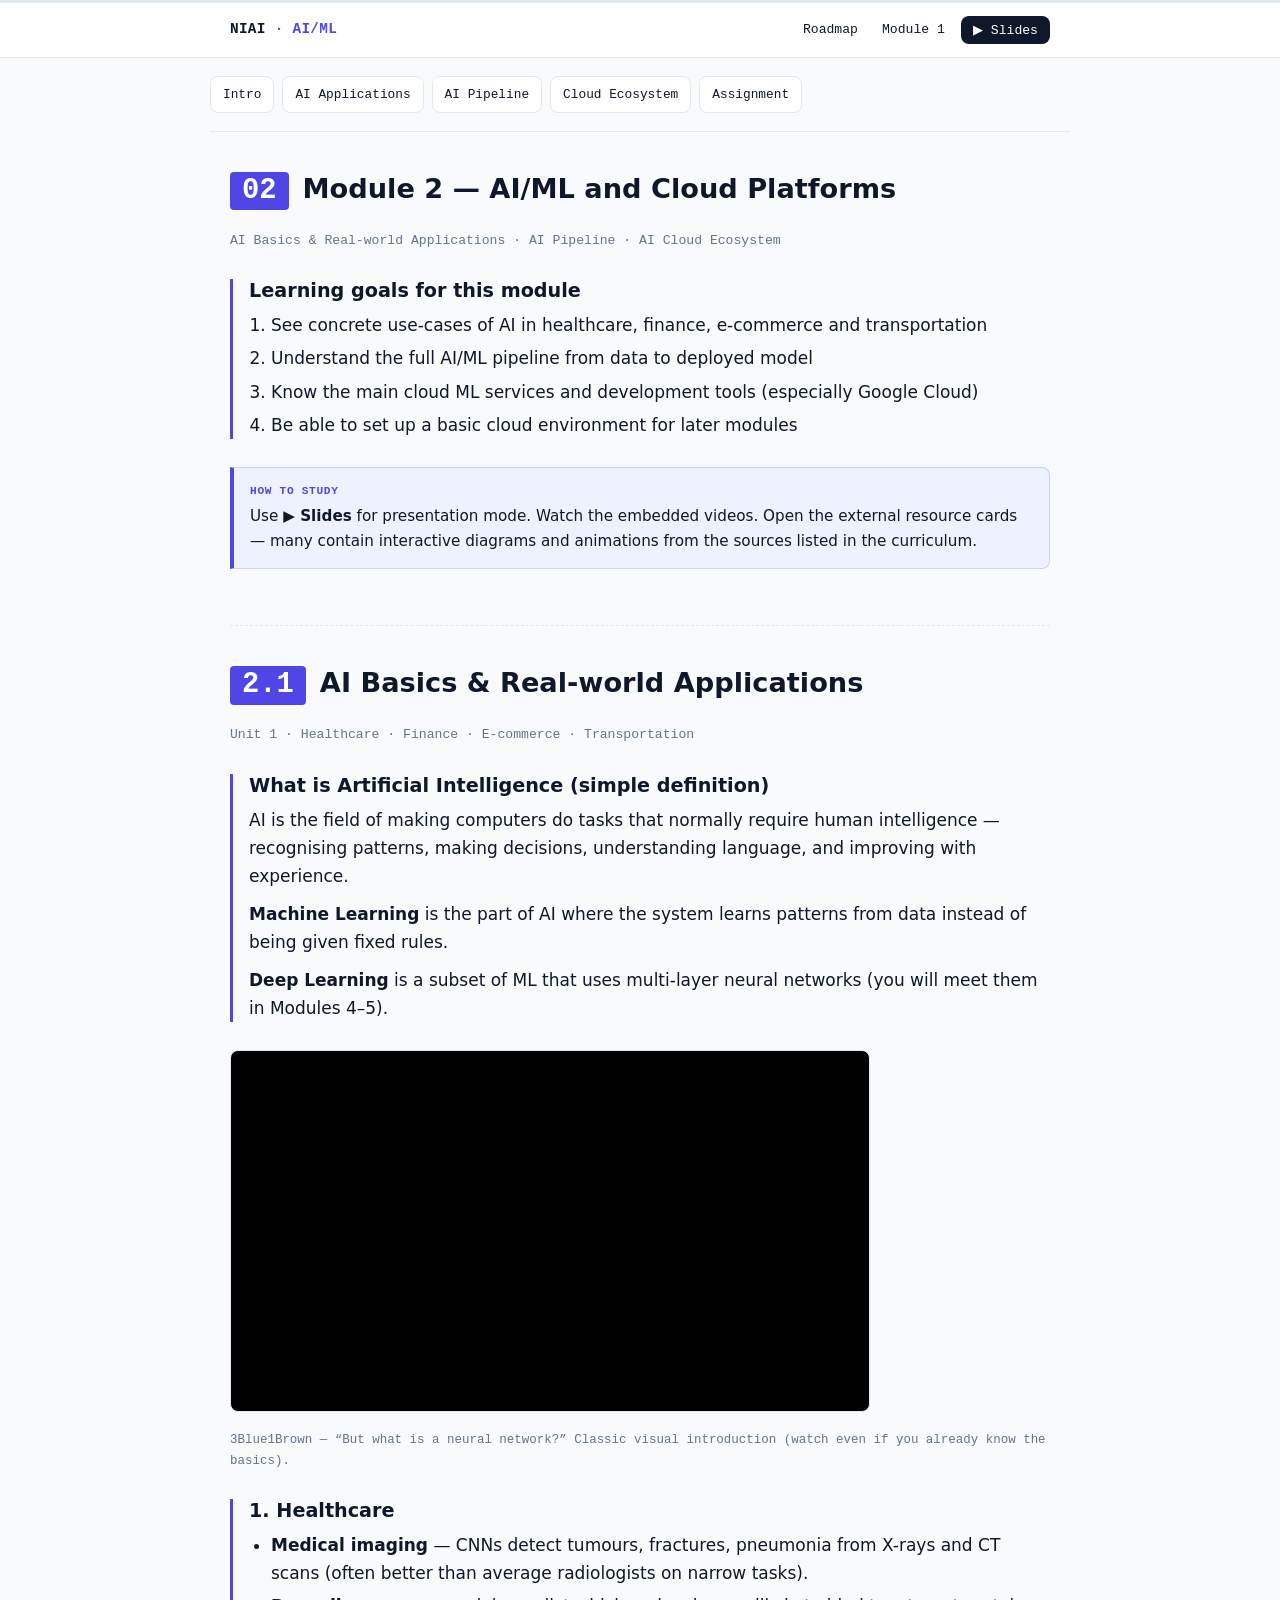
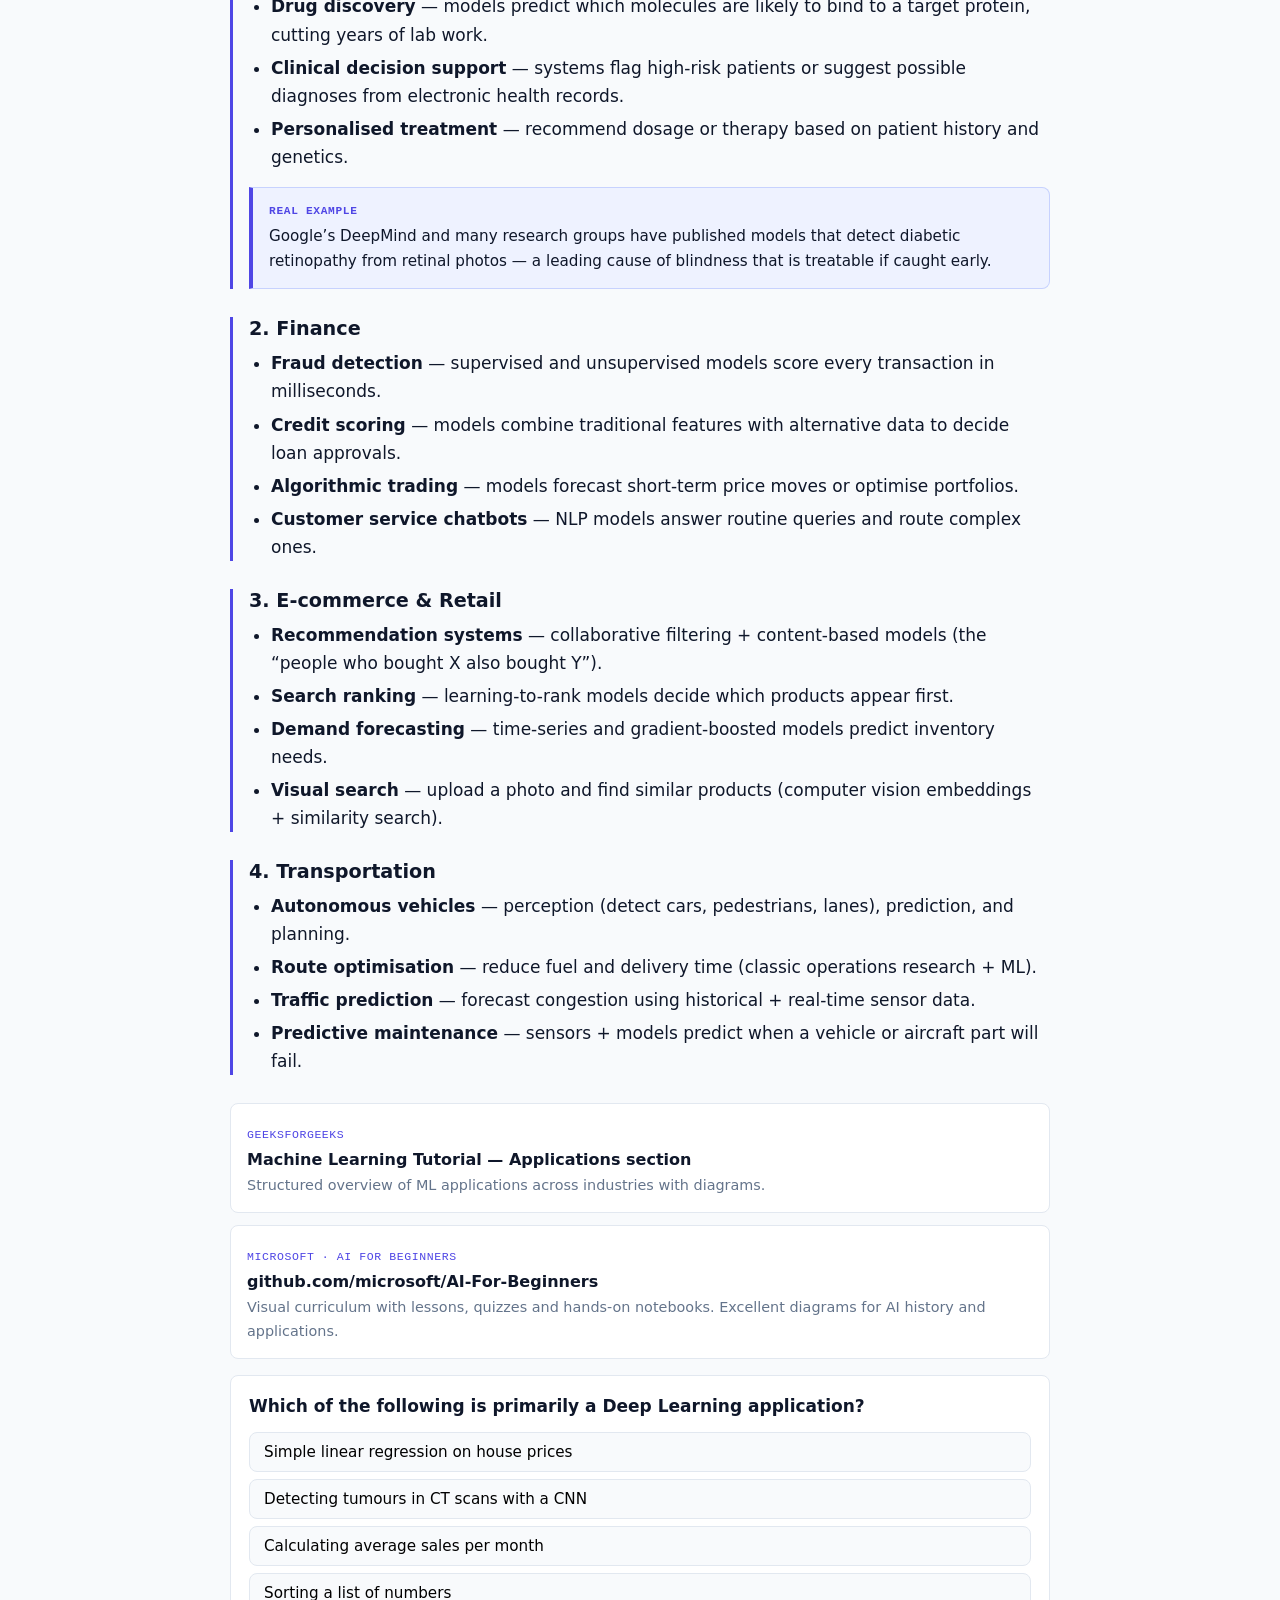
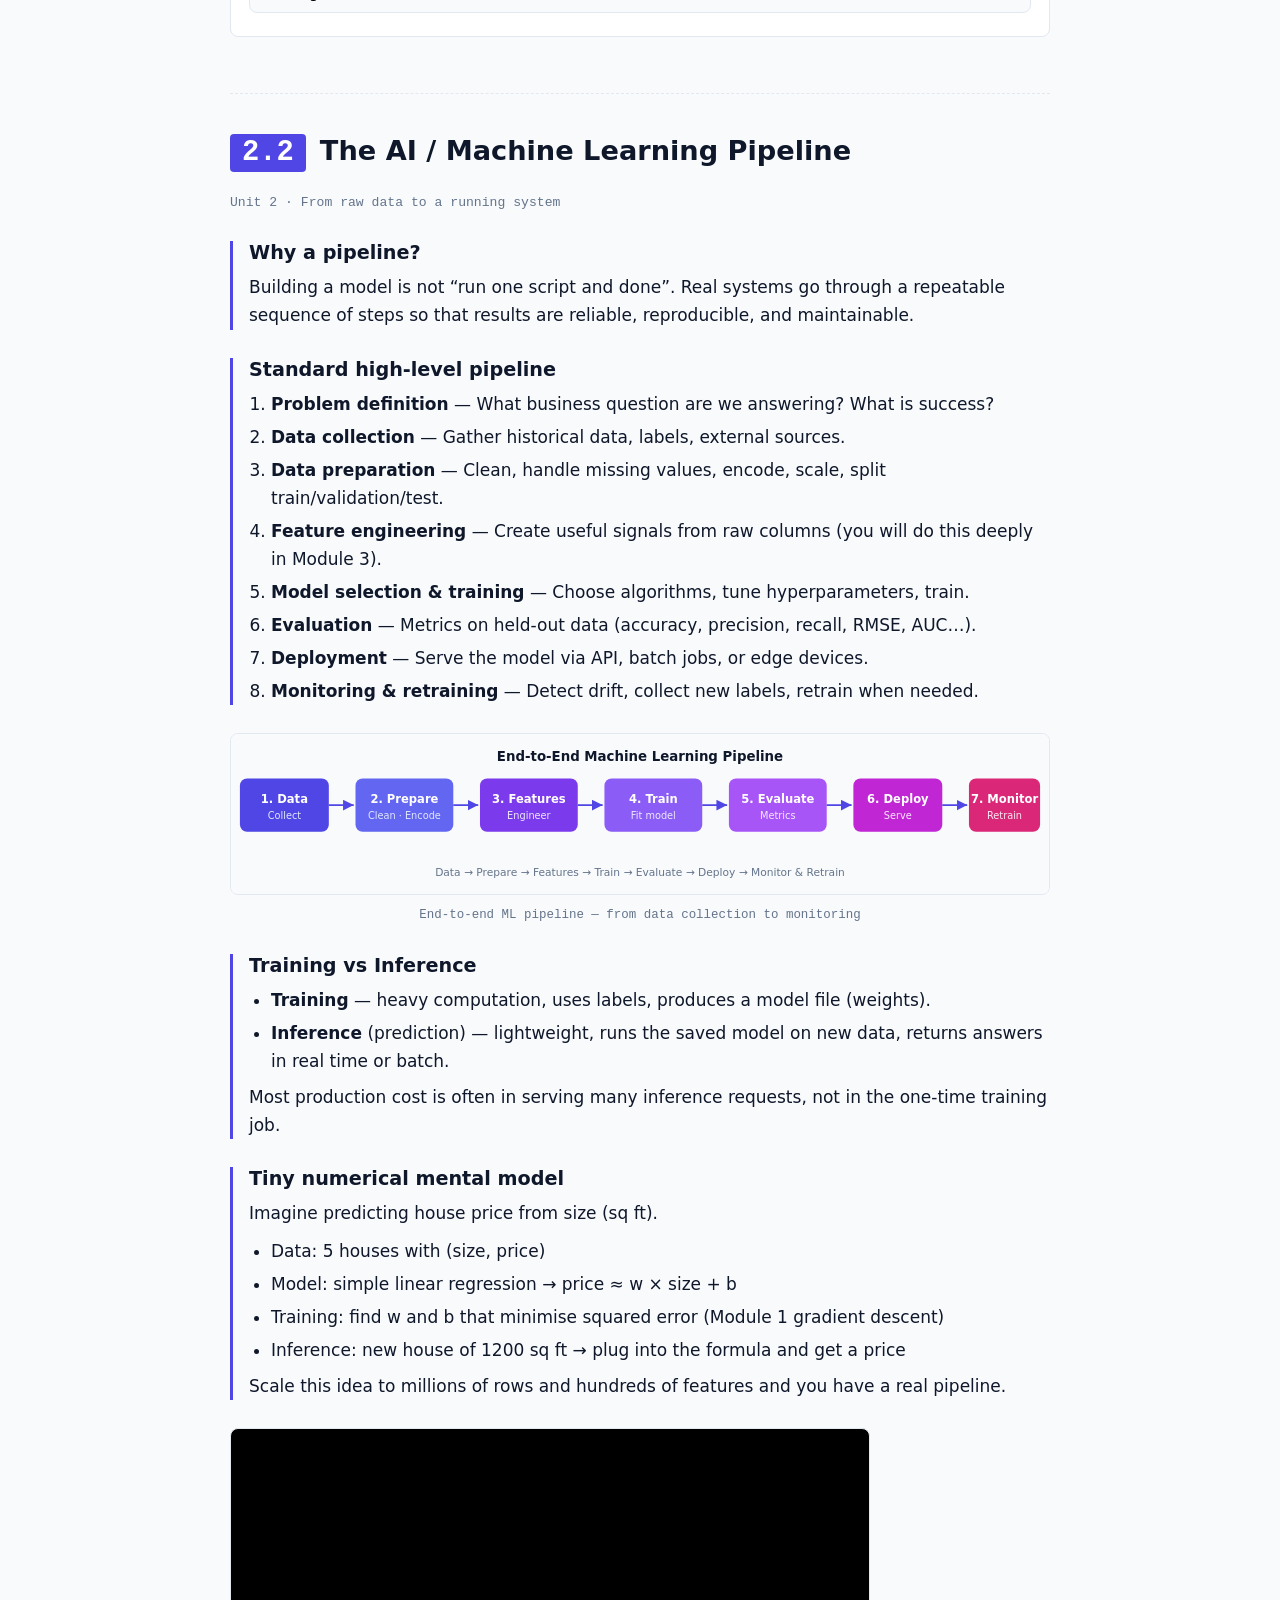
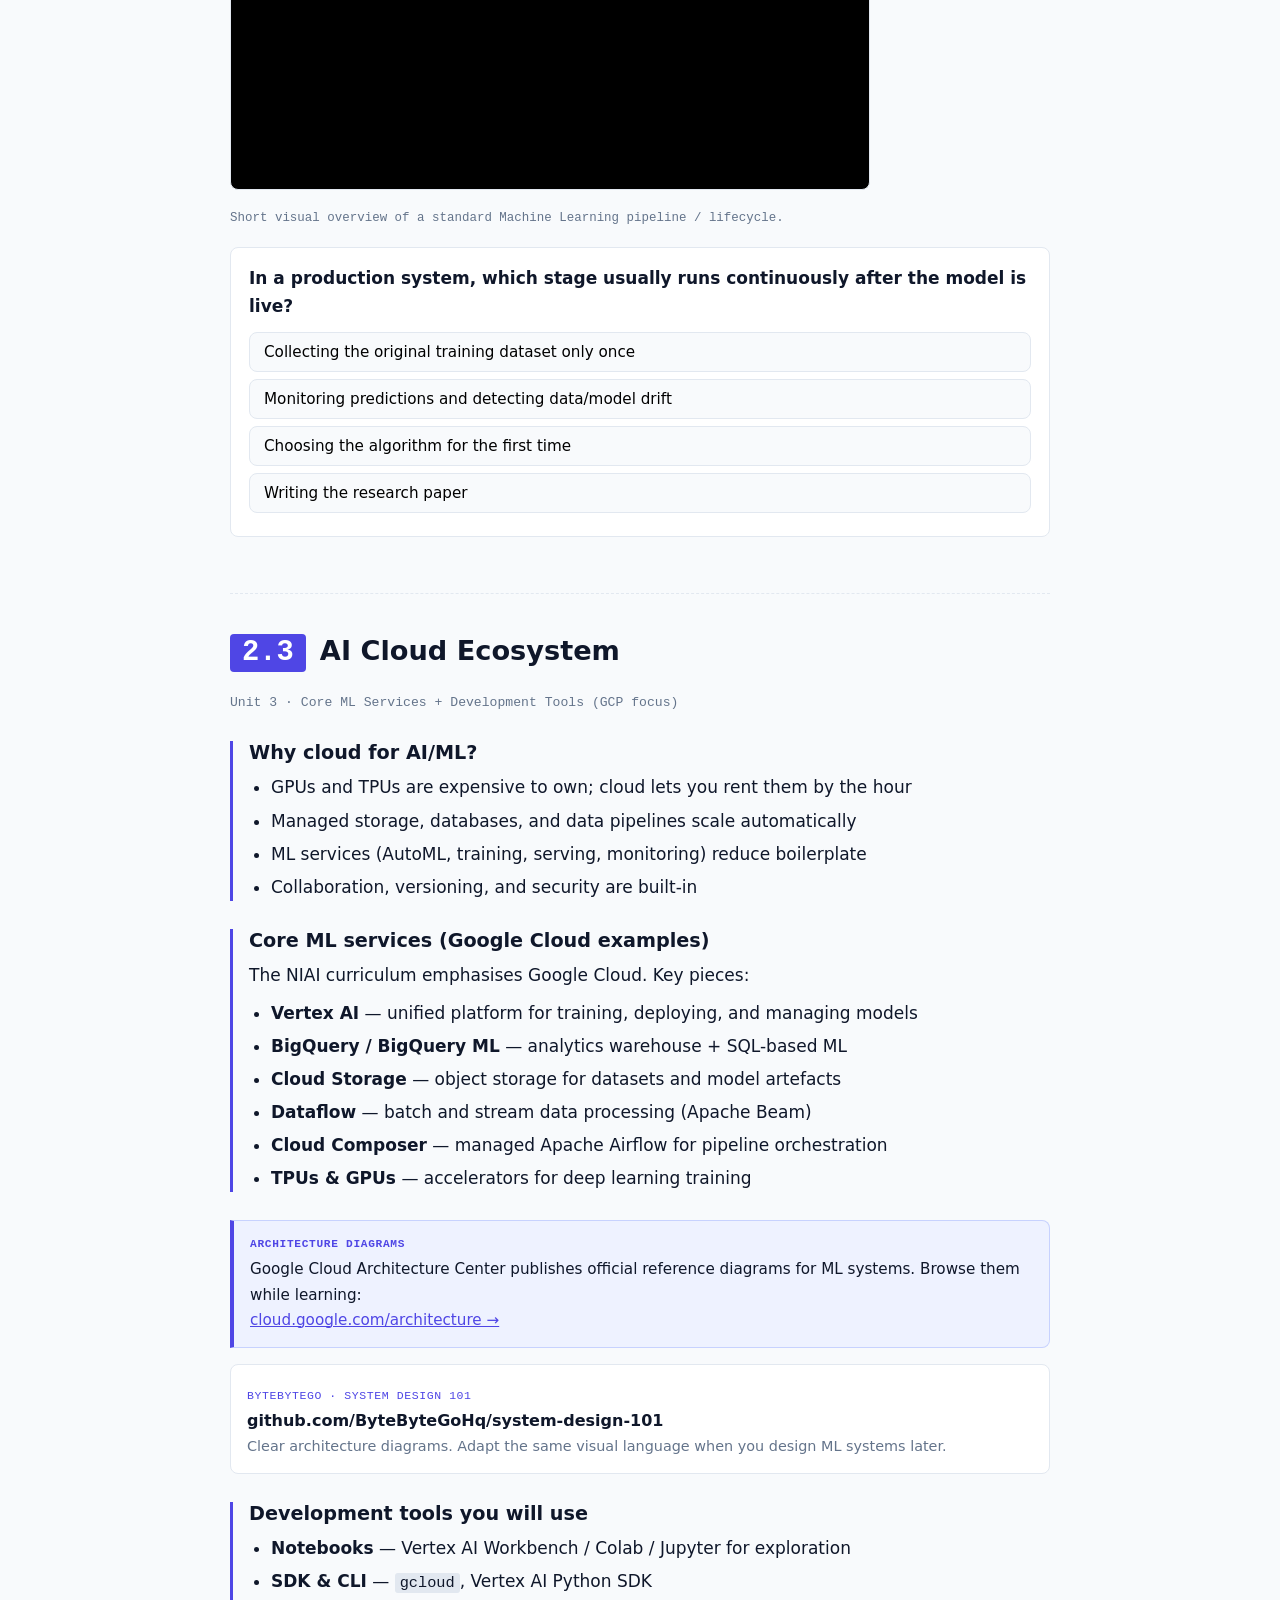
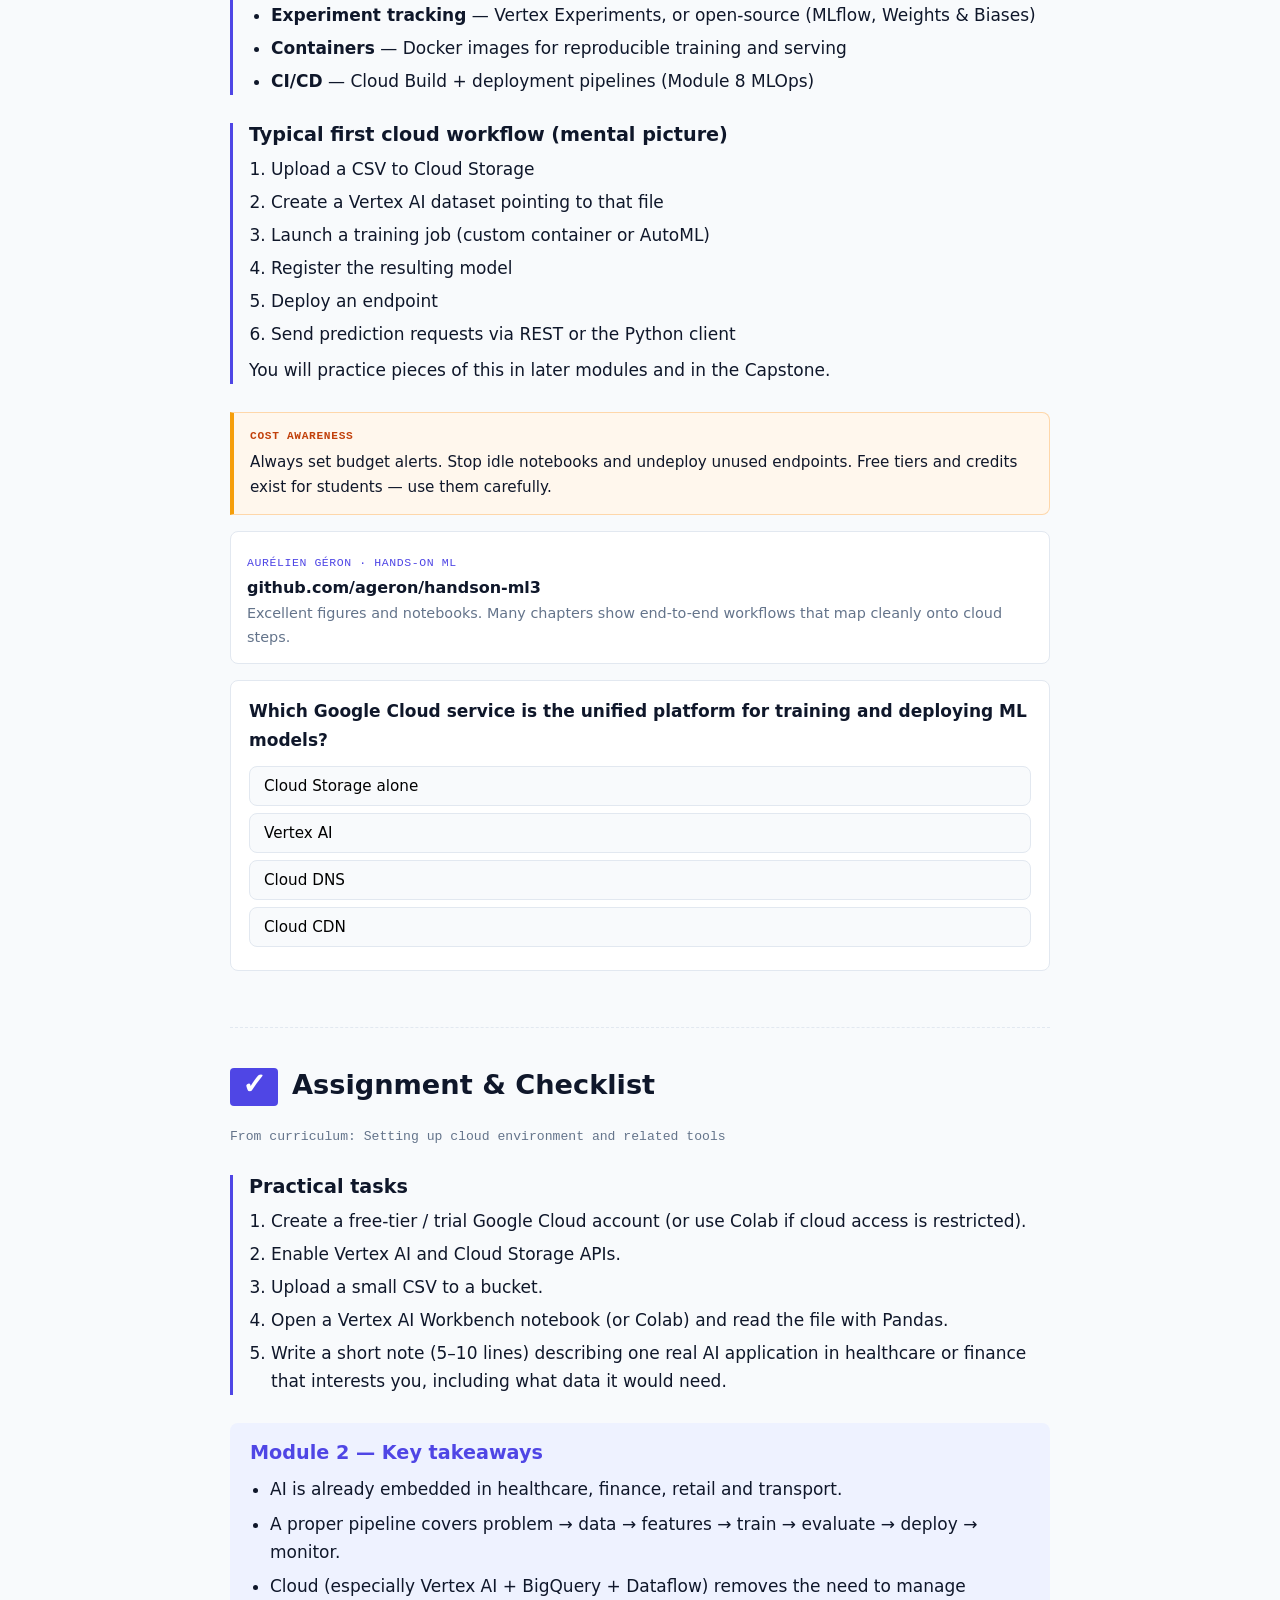
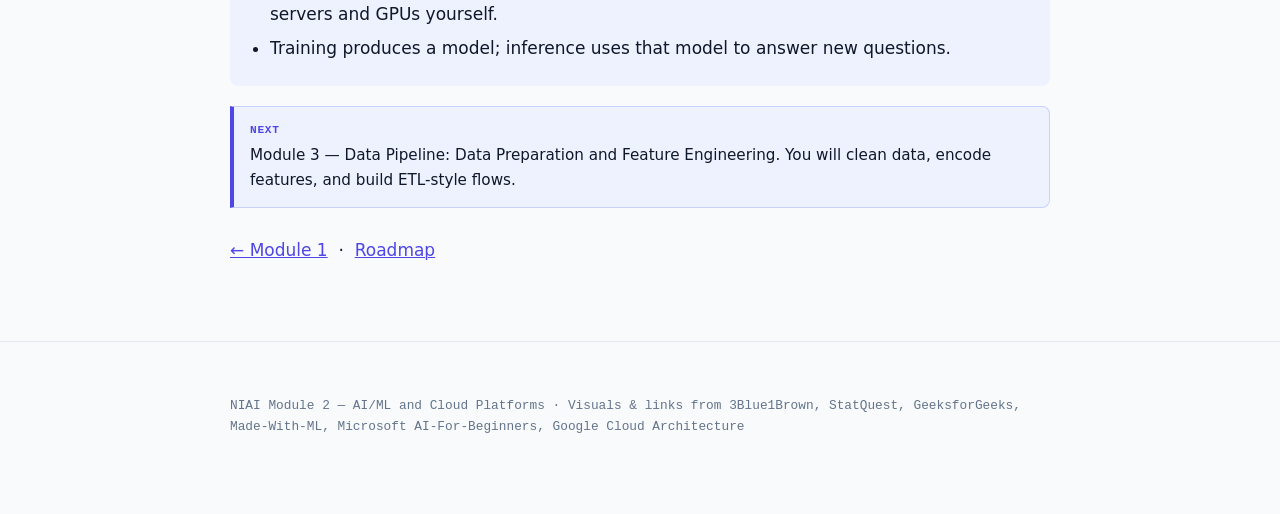
<file: module2/index.html>
<!DOCTYPE html>
<html lang="en">
<head>
  <meta charset="UTF-8">
  <meta name="viewport" content="width=device-width, initial-scale=1.0">
  <title>Module 2 — AI/ML and Cloud Platforms | NIAI Course</title>
  <meta name="description" content="Module 2: AI Basics & Real-world Applications, AI Pipeline, AI Cloud Ecosystem. Detailed theory, diagrams, videos and examples for beginners.">
  <link rel="stylesheet" href="../assets/css/style.css">
</head>
<body>

<div class="progress-track"><div class="progress-fill"></div></div>

<header class="topbar">
  <div class="wrap">
    <a class="brand" href="../index.html">NIAI<span> · AI/ML</span></a>
    <nav class="topnav">
      <a href="../index.html">Roadmap</a>
      <a href="../module1/index.html">Module 1</a>
      <button class="topnav-btn" id="slideModeToggle">▶ Slides</button>
    </nav>
  </div>
</header>

<nav class="daynav wrap">
  <a href="#intro">Intro</a>
  <a href="#applications">AI Applications</a>
  <a href="#pipeline">AI Pipeline</a>
  <a href="#cloud">Cloud Ecosystem</a>
  <a href="#assignment">Assignment</a>
</nav>

<main class="wrap">

  <!-- INTRO -->
  <section class="day-section" id="intro">
    <div class="day-head">
      <span class="day-num">02</span>
      <h2>Module 2 — AI/ML and Cloud Platforms</h2>
    </div>
    <p class="day-sub">AI Basics &amp; Real-world Applications · AI Pipeline · AI Cloud Ecosystem</p>

    <div class="topic">
      <h3>Learning goals for this module</h3>
      <ol>
        <li>See concrete use-cases of AI in healthcare, finance, e-commerce and transportation</li>
        <li>Understand the full AI/ML pipeline from data to deployed model</li>
        <li>Know the main cloud ML services and development tools (especially Google Cloud)</li>
        <li>Be able to set up a basic cloud environment for later modules</li>
      </ol>
    </div>

    <div class="callout">
      <span class="tag">How to study</span>
      Use <strong>▶ Slides</strong> for presentation mode. Watch the embedded videos. Open the external resource cards — many contain interactive diagrams and animations from the sources listed in the curriculum.
    </div>
  </section>

  <!-- APPLICATIONS -->
  <section class="day-section" id="applications">
    <div class="day-head">
      <span class="day-num">2.1</span>
      <h2>AI Basics &amp; Real-world Applications</h2>
    </div>
    <p class="day-sub">Unit 1 · Healthcare · Finance · E-commerce · Transportation</p>

    <div class="topic">
      <h3>What is Artificial Intelligence (simple definition)</h3>
      <p>AI is the field of making computers do tasks that normally require human intelligence — recognising patterns, making decisions, understanding language, and improving with experience.</p>
      <p><strong>Machine Learning</strong> is the part of AI where the system learns patterns from data instead of being given fixed rules.</p>
      <p><strong>Deep Learning</strong> is a subset of ML that uses multi-layer neural networks (you will meet them in Modules 4–5).</p>
    </div>

    <div class="video-embed">
      <iframe src="https://www.youtube.com/embed/aircAruvnKk" title="3Blue1Brown — But what is a neural network?" allowfullscreen loading="lazy"></iframe>
    </div>
    <p class="video-caption">3Blue1Brown — “But what is a neural network?” Classic visual introduction (watch even if you already know the basics).</p>

    <div class="topic">
      <h3>1. Healthcare</h3>
      <ul>
        <li><strong>Medical imaging</strong> — CNNs detect tumours, fractures, pneumonia from X-rays and CT scans (often better than average radiologists on narrow tasks).</li>
        <li><strong>Drug discovery</strong> — models predict which molecules are likely to bind to a target protein, cutting years of lab work.</li>
        <li><strong>Clinical decision support</strong> — systems flag high-risk patients or suggest possible diagnoses from electronic health records.</li>
        <li><strong>Personalised treatment</strong> — recommend dosage or therapy based on patient history and genetics.</li>
      </ul>
      <div class="callout">
        <span class="tag">Real example</span>
        Google’s DeepMind and many research groups have published models that detect diabetic retinopathy from retinal photos — a leading cause of blindness that is treatable if caught early.
      </div>
    </div>

    <div class="topic">
      <h3>2. Finance</h3>
      <ul>
        <li><strong>Fraud detection</strong> — supervised and unsupervised models score every transaction in milliseconds.</li>
        <li><strong>Credit scoring</strong> — models combine traditional features with alternative data to decide loan approvals.</li>
        <li><strong>Algorithmic trading</strong> — models forecast short-term price moves or optimise portfolios.</li>
        <li><strong>Customer service chatbots</strong> — NLP models answer routine queries and route complex ones.</li>
      </ul>
    </div>

    <div class="topic">
      <h3>3. E-commerce &amp; Retail</h3>
      <ul>
        <li><strong>Recommendation systems</strong> — collaborative filtering + content-based models (the “people who bought X also bought Y”).</li>
        <li><strong>Search ranking</strong> — learning-to-rank models decide which products appear first.</li>
        <li><strong>Demand forecasting</strong> — time-series and gradient-boosted models predict inventory needs.</li>
        <li><strong>Visual search</strong> — upload a photo and find similar products (computer vision embeddings + similarity search).</li>
      </ul>
    </div>

    <div class="topic">
      <h3>4. Transportation</h3>
      <ul>
        <li><strong>Autonomous vehicles</strong> — perception (detect cars, pedestrians, lanes), prediction, and planning.</li>
        <li><strong>Route optimisation</strong> — reduce fuel and delivery time (classic operations research + ML).</li>
        <li><strong>Traffic prediction</strong> — forecast congestion using historical + real-time sensor data.</li>
        <li><strong>Predictive maintenance</strong> — sensors + models predict when a vehicle or aircraft part will fail.</li>
      </ul>
    </div>

    <a class="resource-card" href="https://www.geeksforgeeks.org/machine-learning/machine-learning/" target="_blank" rel="noopener">
      <span class="src">GeeksforGeeks</span>
      <h4>Machine Learning Tutorial — Applications section</h4>
      <p>Structured overview of ML applications across industries with diagrams.</p>
    </a>

    <a class="resource-card" href="https://github.com/microsoft/AI-For-Beginners" target="_blank" rel="noopener">
      <span class="src">Microsoft · AI for Beginners</span>
      <h4>github.com/microsoft/AI-For-Beginners</h4>
      <p>Visual curriculum with lessons, quizzes and hands-on notebooks. Excellent diagrams for AI history and applications.</p>
    </a>

    <div class="mcq">
      <p class="q">Which of the following is primarily a Deep Learning application?</p>
      <button class="mcq-opt" data-correct="false">Simple linear regression on house prices</button>
      <button class="mcq-opt" data-correct="true">Detecting tumours in CT scans with a CNN</button>
      <button class="mcq-opt" data-correct="false">Calculating average sales per month</button>
      <button class="mcq-opt" data-correct="false">Sorting a list of numbers</button>
    </div>
  </section>

  <!-- AI PIPELINE -->
  <section class="day-section" id="pipeline">
    <div class="day-head">
      <span class="day-num">2.2</span>
      <h2>The AI / Machine Learning Pipeline</h2>
    </div>
    <p class="day-sub">Unit 2 · From raw data to a running system</p>

    <div class="topic">
      <h3>Why a pipeline?</h3>
      <p>Building a model is not “run one script and done”. Real systems go through a repeatable sequence of steps so that results are reliable, reproducible, and maintainable.</p>
    </div>

    <div class="topic">
      <h3>Standard high-level pipeline</h3>
      <ol>
        <li><strong>Problem definition</strong> — What business question are we answering? What is success?</li>
        <li><strong>Data collection</strong> — Gather historical data, labels, external sources.</li>
        <li><strong>Data preparation</strong> — Clean, handle missing values, encode, scale, split train/validation/test.</li>
        <li><strong>Feature engineering</strong> — Create useful signals from raw columns (you will do this deeply in Module 3).</li>
        <li><strong>Model selection &amp; training</strong> — Choose algorithms, tune hyperparameters, train.</li>
        <li><strong>Evaluation</strong> — Metrics on held-out data (accuracy, precision, recall, RMSE, AUC…).</li>
        <li><strong>Deployment</strong> — Serve the model via API, batch jobs, or edge devices.</li>
        <li><strong>Monitoring &amp; retraining</strong> — Detect drift, collect new labels, retrain when needed.</li>
      </ol>
    </div>

    <img class="diagram" src="../assets/img/ml-pipeline.svg" alt="End-to-end Machine Learning Pipeline diagram">
    <p class="diagram-caption">End-to-end ML pipeline — from data collection to monitoring</p>

    <div class="topic">
      <h3>Training vs Inference</h3>
      <ul>
        <li><strong>Training</strong> — heavy computation, uses labels, produces a model file (weights).</li>
        <li><strong>Inference</strong> (prediction) — lightweight, runs the saved model on new data, returns answers in real time or batch.</li>
      </ul>
      <p>Most production cost is often in serving many inference requests, not in the one-time training job.</p>
    </div>

    <div class="topic">
      <h3>Tiny numerical mental model</h3>
      <p>Imagine predicting house price from size (sq ft).</p>
      <ul>
        <li>Data: 5 houses with (size, price)</li>
        <li>Model: simple linear regression → price ≈ w × size + b</li>
        <li>Training: find w and b that minimise squared error (Module 1 gradient descent)</li>
        <li>Inference: new house of 1200 sq ft → plug into the formula and get a price</li>
      </ul>
      <p>Scale this idea to millions of rows and hundreds of features and you have a real pipeline.</p>
    </div>

    <div class="video-embed">
      <iframe src="https://www.youtube.com/embed/X1Mq_D6aXgk" title="ML Pipeline overview" allowfullscreen loading="lazy"></iframe>
    </div>
    <p class="video-caption">Short visual overview of a standard Machine Learning pipeline / lifecycle.</p>

    <div class="mcq">
      <p class="q">In a production system, which stage usually runs continuously after the model is live?</p>
      <button class="mcq-opt" data-correct="false">Collecting the original training dataset only once</button>
      <button class="mcq-opt" data-correct="true">Monitoring predictions and detecting data/model drift</button>
      <button class="mcq-opt" data-correct="false">Choosing the algorithm for the first time</button>
      <button class="mcq-opt" data-correct="false">Writing the research paper</button>
    </div>
  </section>

  <!-- CLOUD -->
  <section class="day-section" id="cloud">
    <div class="day-head">
      <span class="day-num">2.3</span>
      <h2>AI Cloud Ecosystem</h2>
    </div>
    <p class="day-sub">Unit 3 · Core ML Services + Development Tools (GCP focus)</p>

    <div class="topic">
      <h3>Why cloud for AI/ML?</h3>
      <ul>
        <li>GPUs and TPUs are expensive to own; cloud lets you rent them by the hour</li>
        <li>Managed storage, databases, and data pipelines scale automatically</li>
        <li>ML services (AutoML, training, serving, monitoring) reduce boilerplate</li>
        <li>Collaboration, versioning, and security are built-in</li>
      </ul>
    </div>

    <div class="topic">
      <h3>Core ML services (Google Cloud examples)</h3>
      <p>The NIAI curriculum emphasises Google Cloud. Key pieces:</p>
      <ul>
        <li><strong>Vertex AI</strong> — unified platform for training, deploying, and managing models</li>
        <li><strong>BigQuery / BigQuery ML</strong> — analytics warehouse + SQL-based ML</li>
        <li><strong>Cloud Storage</strong> — object storage for datasets and model artefacts</li>
        <li><strong>Dataflow</strong> — batch and stream data processing (Apache Beam)</li>
        <li><strong>Cloud Composer</strong> — managed Apache Airflow for pipeline orchestration</li>
        <li><strong>TPUs &amp; GPUs</strong> — accelerators for deep learning training</li>
      </ul>
    </div>

    <div class="callout">
      <span class="tag">Architecture diagrams</span>
      Google Cloud Architecture Center publishes official reference diagrams for ML systems. Browse them while learning:
      <br><a href="https://cloud.google.com/architecture" target="_blank" rel="noopener">cloud.google.com/architecture →</a>
    </div>

    <a class="resource-card" href="https://github.com/ByteByteGoHq/system-design-101" target="_blank" rel="noopener">
      <span class="src">ByteByteGo · System Design 101</span>
      <h4>github.com/ByteByteGoHq/system-design-101</h4>
      <p>Clear architecture diagrams. Adapt the same visual language when you design ML systems later.</p>
    </a>

    <div class="topic">
      <h3>Development tools you will use</h3>
      <ul>
        <li><strong>Notebooks</strong> — Vertex AI Workbench / Colab / Jupyter for exploration</li>
        <li><strong>SDK &amp; CLI</strong> — <code>gcloud</code>, Vertex AI Python SDK</li>
        <li><strong>Experiment tracking</strong> — Vertex Experiments, or open-source (MLflow, Weights &amp; Biases)</li>
        <li><strong>Containers</strong> — Docker images for reproducible training and serving</li>
        <li><strong>CI/CD</strong> — Cloud Build + deployment pipelines (Module 8 MLOps)</li>
      </ul>
    </div>

    <div class="topic">
      <h3>Typical first cloud workflow (mental picture)</h3>
      <ol>
        <li>Upload a CSV to Cloud Storage</li>
        <li>Create a Vertex AI dataset pointing to that file</li>
        <li>Launch a training job (custom container or AutoML)</li>
        <li>Register the resulting model</li>
        <li>Deploy an endpoint</li>
        <li>Send prediction requests via REST or the Python client</li>
      </ol>
      <p>You will practice pieces of this in later modules and in the Capstone.</p>
    </div>

    <div class="callout warn">
      <span class="tag">Cost awareness</span>
      Always set budget alerts. Stop idle notebooks and undeploy unused endpoints. Free tiers and credits exist for students — use them carefully.
    </div>

    <a class="resource-card" href="https://github.com/ageron/handson-ml3" target="_blank" rel="noopener">
      <span class="src">Aurélien Géron · Hands-On ML</span>
      <h4>github.com/ageron/handson-ml3</h4>
      <p>Excellent figures and notebooks. Many chapters show end-to-end workflows that map cleanly onto cloud steps.</p>
    </a>

    <div class="mcq">
      <p class="q">Which Google Cloud service is the unified platform for training and deploying ML models?</p>
      <button class="mcq-opt" data-correct="false">Cloud Storage alone</button>
      <button class="mcq-opt" data-correct="true">Vertex AI</button>
      <button class="mcq-opt" data-correct="false">Cloud DNS</button>
      <button class="mcq-opt" data-correct="false">Cloud CDN</button>
    </div>
  </section>

  <!-- ASSIGNMENT -->
  <section class="day-section" id="assignment">
    <div class="day-head">
      <span class="day-num">✓</span>
      <h2>Assignment &amp; Checklist</h2>
    </div>
    <p class="day-sub">From curriculum: Setting up cloud environment and related tools</p>

    <div class="topic">
      <h3>Practical tasks</h3>
      <ol>
        <li>Create a free-tier / trial Google Cloud account (or use Colab if cloud access is restricted).</li>
        <li>Enable Vertex AI and Cloud Storage APIs.</li>
        <li>Upload a small CSV to a bucket.</li>
        <li>Open a Vertex AI Workbench notebook (or Colab) and read the file with Pandas.</li>
        <li>Write a short note (5–10 lines) describing one real AI application in healthcare or finance that interests you, including what data it would need.</li>
      </ol>
    </div>

    <div class="takeaways">
      <h3>Module 2 — Key takeaways</h3>
      <ul>
        <li>AI is already embedded in healthcare, finance, retail and transport.</li>
        <li>A proper pipeline covers problem → data → features → train → evaluate → deploy → monitor.</li>
        <li>Cloud (especially Vertex AI + BigQuery + Dataflow) removes the need to manage servers and GPUs yourself.</li>
        <li>Training produces a model; inference uses that model to answer new questions.</li>
      </ul>
    </div>

    <div class="callout">
      <span class="tag">Next</span>
      Module 3 — Data Pipeline: Data Preparation and Feature Engineering. You will clean data, encode features, and build ETL-style flows.
    </div>

    <p style="margin-top:28px;">
      <a href="../module1/index.html">← Module 1</a> &nbsp;·&nbsp;
      <a href="../index.html">Roadmap</a>
    </p>
  </section>

</main>

<footer>
  <div class="wrap">
    <p>NIAI Module 2 — AI/ML and Cloud Platforms · Visuals &amp; links from 3Blue1Brown, StatQuest, GeeksforGeeks, Made-With-ML, Microsoft AI-For-Beginners, Google Cloud Architecture</p>
  </div>
</footer>

<script src="../assets/js/main.js"></script>
</body>
</html>
</file>
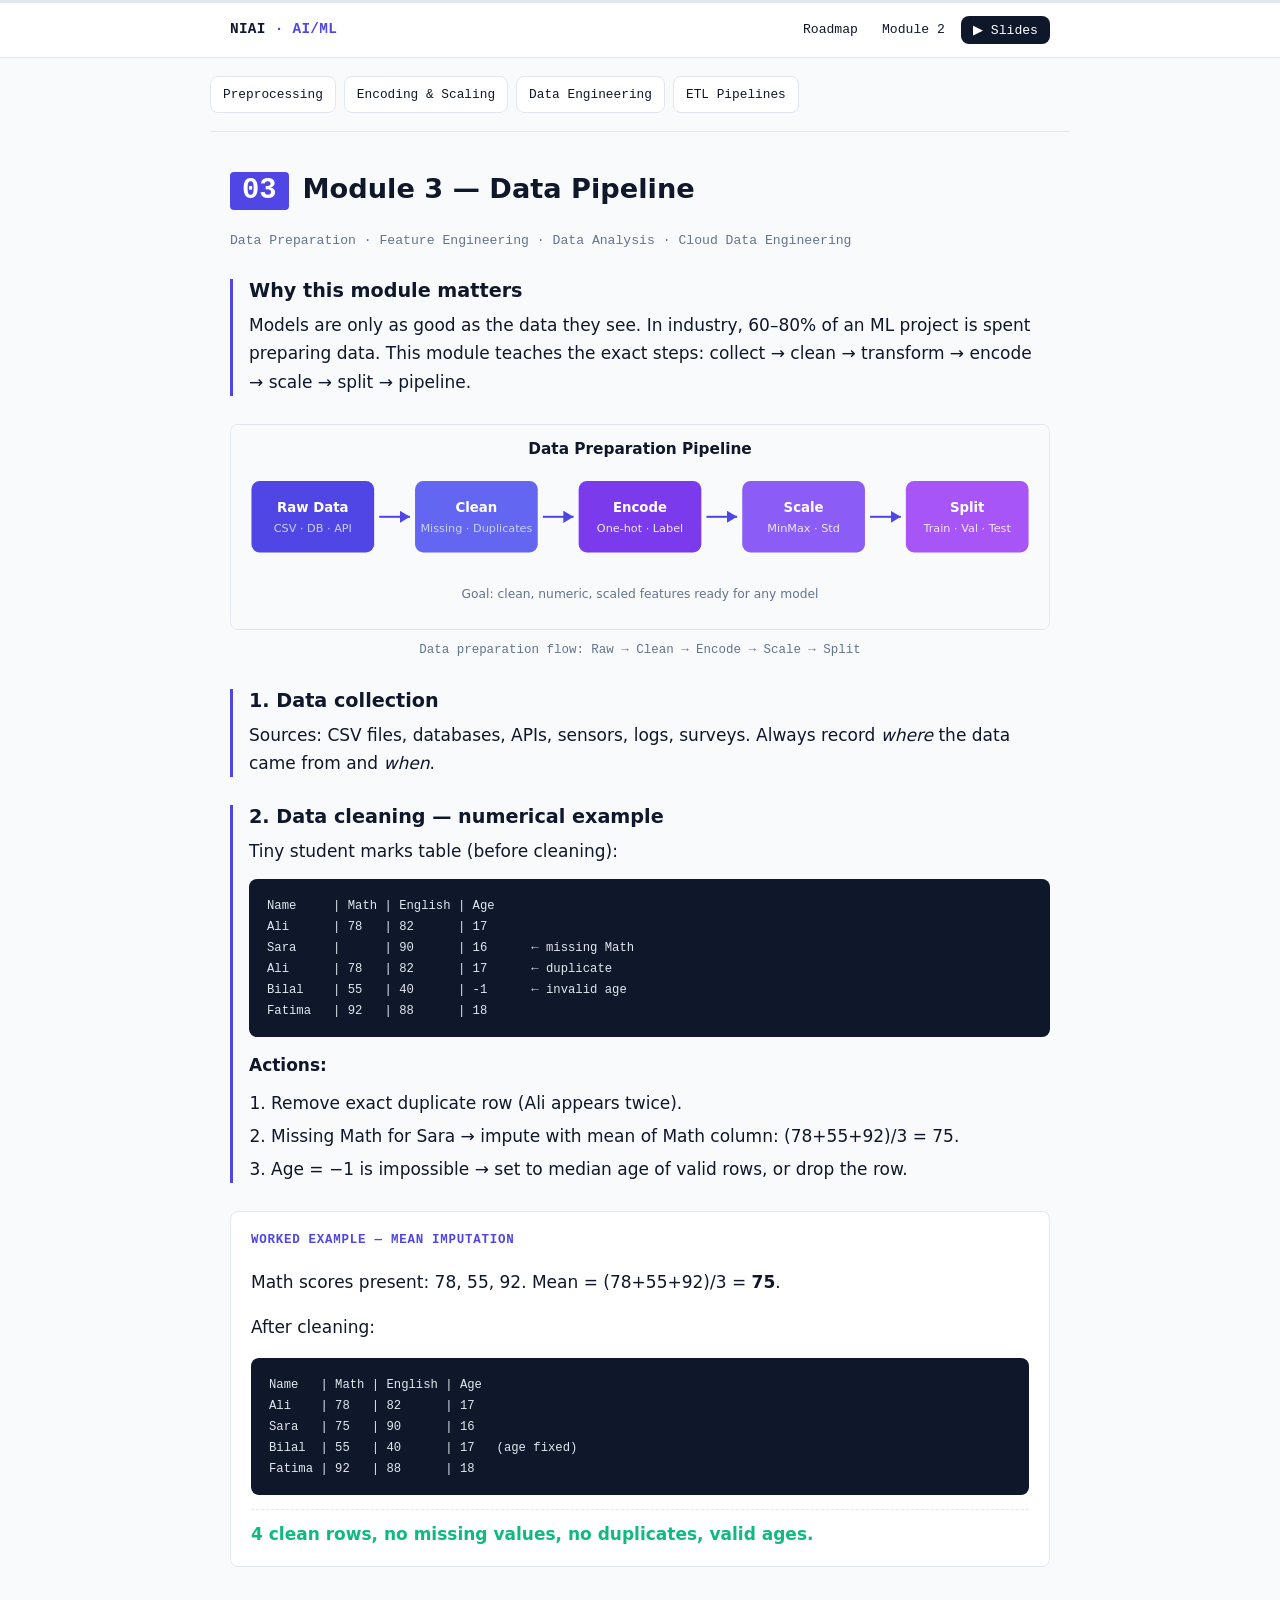
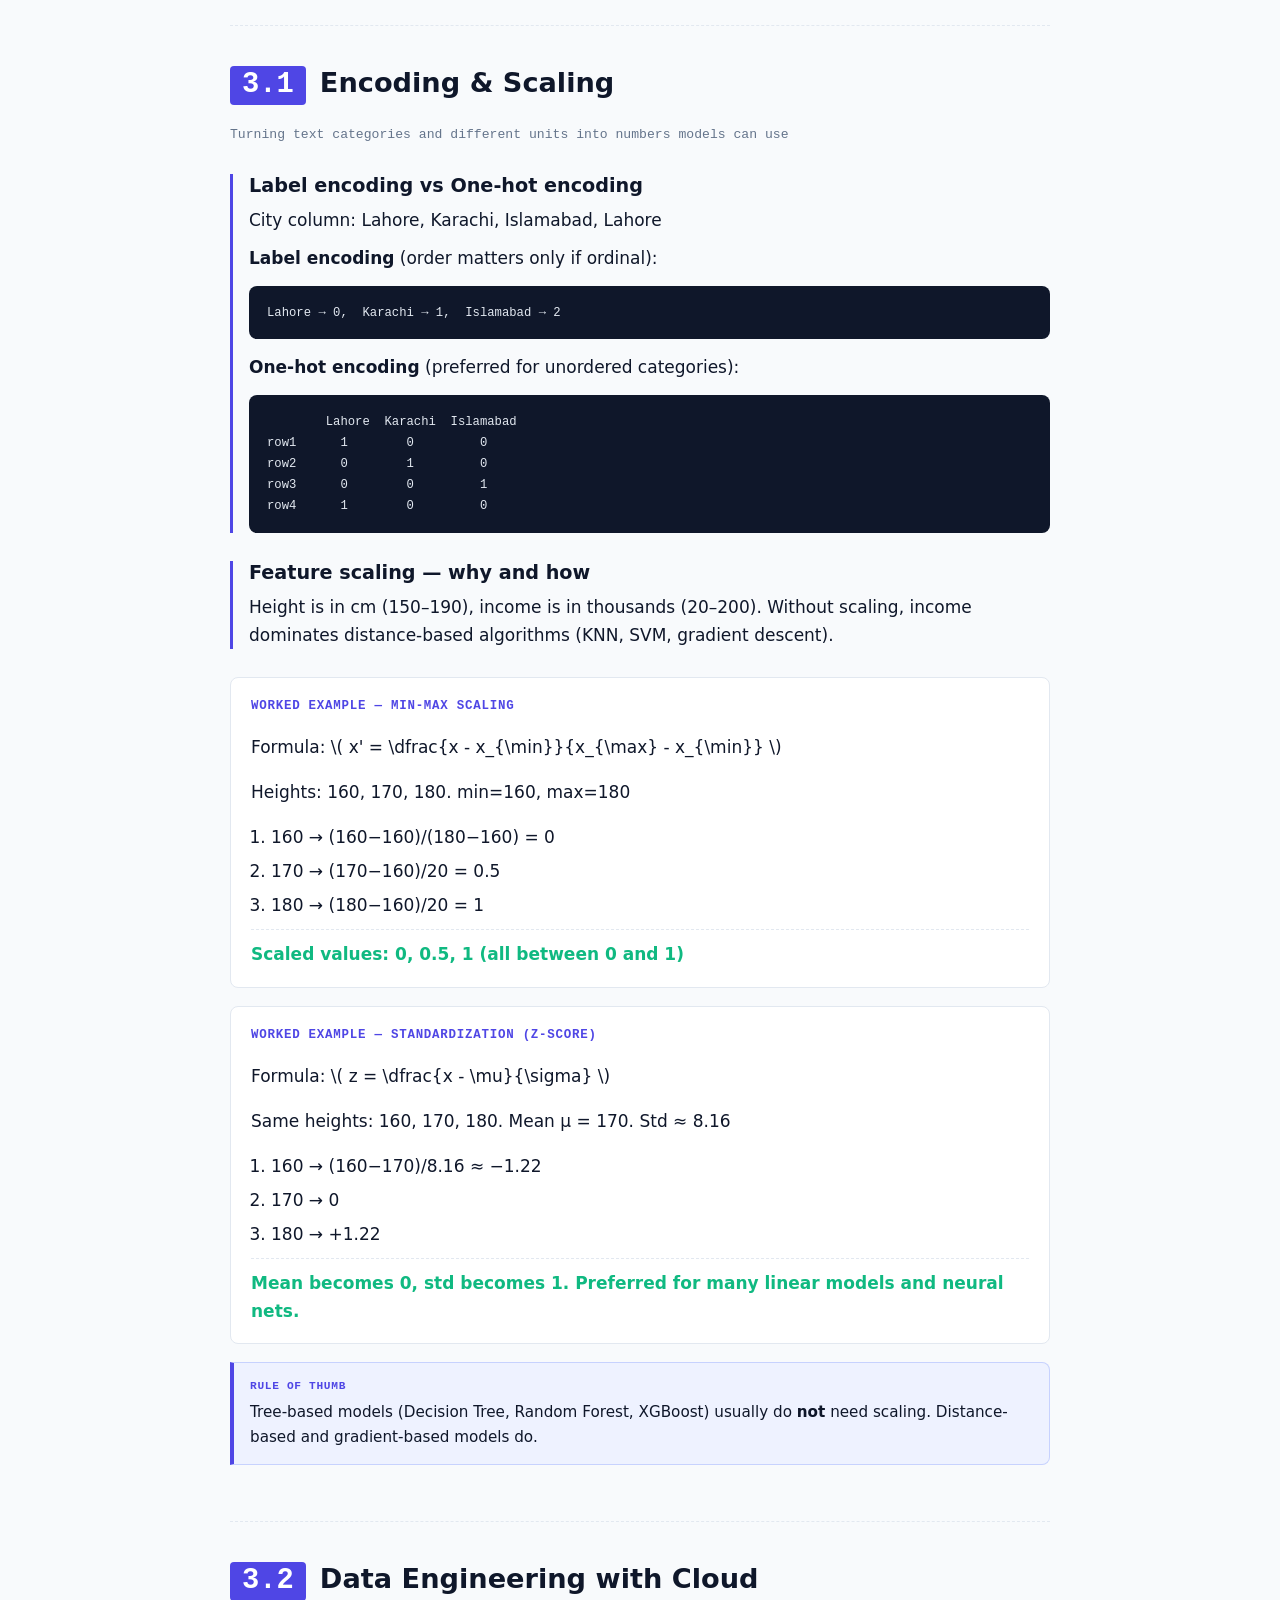
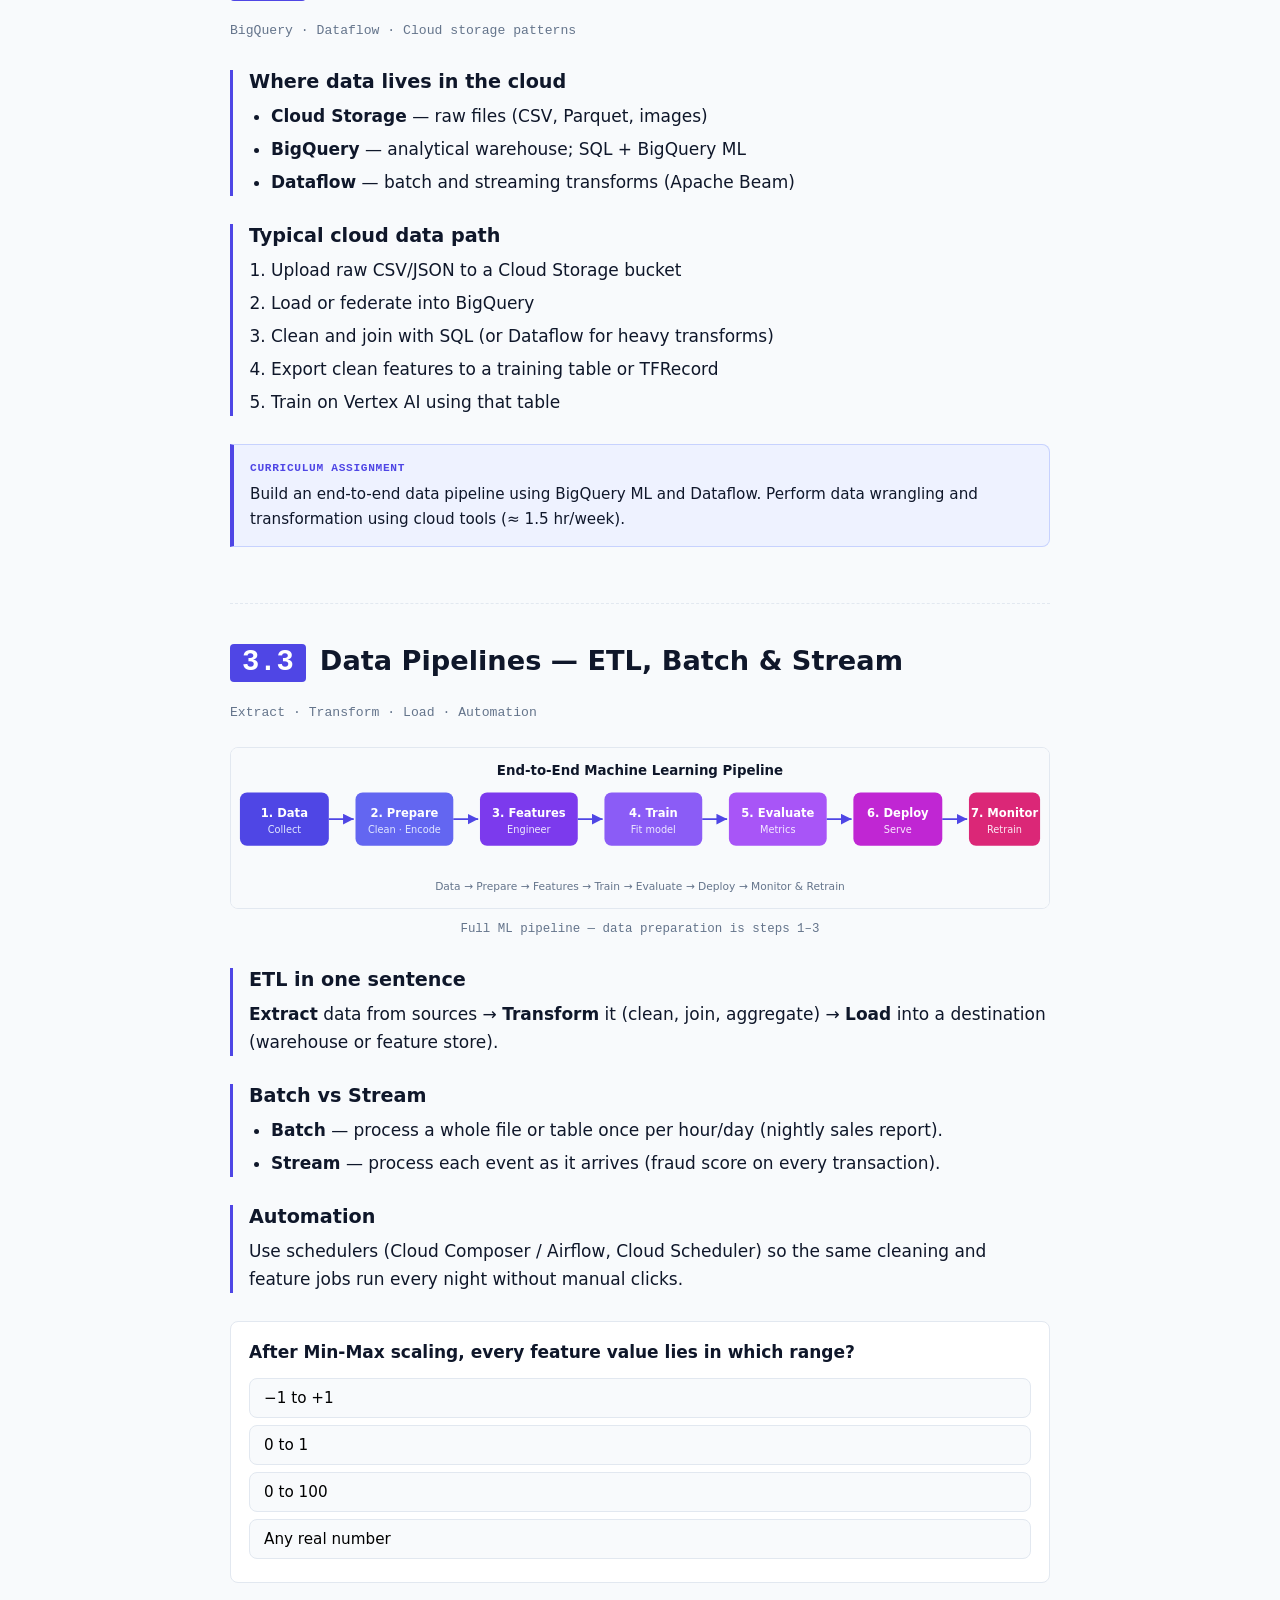
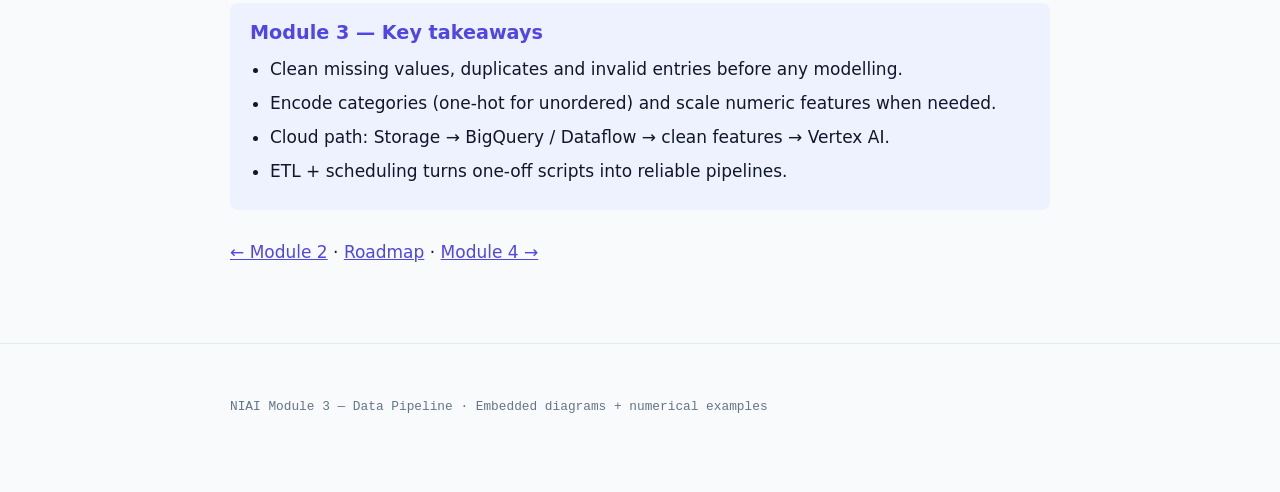
<file: module3/index.html>
<!DOCTYPE html>
<html lang="en">
<head>
  <meta charset="UTF-8">
  <meta name="viewport" content="width=device-width, initial-scale=1.0">
  <title>Module 3 — Data Pipeline | NIAI AI/ML Course</title>
  <meta name="description" content="Module 3: Data Preprocessing, Data Engineering with Cloud, ETL pipelines. Detailed theory with numerical examples and diagrams.">
  <link rel="stylesheet" href="../assets/css/style.css">
</head>
<body>
<div class="progress-track"><div class="progress-fill"></div></div>
<header class="topbar">
  <div class="wrap">
    <a class="brand" href="../index.html">NIAI<span> · AI/ML</span></a>
    <nav class="topnav">
      <a href="../index.html">Roadmap</a>
      <a href="../module2/index.html">Module 2</a>
      <button class="topnav-btn" id="slideModeToggle">▶ Slides</button>
    </nav>
  </div>
</header>
<nav class="daynav wrap">
  <a href="#prep">Preprocessing</a>
  <a href="#encoding">Encoding &amp; Scaling</a>
  <a href="#engineering">Data Engineering</a>
  <a href="#etl">ETL Pipelines</a>
</nav>

<main class="wrap">

<section class="day-section" id="prep">
  <div class="day-head"><span class="day-num">03</span><h2>Module 3 — Data Pipeline</h2></div>
  <p class="day-sub">Data Preparation · Feature Engineering · Data Analysis · Cloud Data Engineering</p>

  <div class="topic">
    <h3>Why this module matters</h3>
    <p>Models are only as good as the data they see. In industry, 60–80% of an ML project is spent preparing data. This module teaches the exact steps: collect → clean → transform → encode → scale → split → pipeline.</p>
  </div>

  <img class="diagram" src="../assets/img/data-prep.svg" alt="Data preparation pipeline diagram">
  <p class="diagram-caption">Data preparation flow: Raw → Clean → Encode → Scale → Split</p>

  <div class="topic">
    <h3>1. Data collection</h3>
    <p>Sources: CSV files, databases, APIs, sensors, logs, surveys. Always record <em>where</em> the data came from and <em>when</em>.</p>
  </div>

  <div class="topic">
    <h3>2. Data cleaning — numerical example</h3>
    <p>Tiny student marks table (before cleaning):</p>
    <pre><code>Name     | Math | English | Age
Ali      | 78   | 82      | 17
Sara     |      | 90      | 16      ← missing Math
Ali      | 78   | 82      | 17      ← duplicate
Bilal    | 55   | 40      | -1      ← invalid age
Fatima   | 92   | 88      | 18</code></pre>
    <p><strong>Actions:</strong></p>
    <ol>
      <li>Remove exact duplicate row (Ali appears twice).</li>
      <li>Missing Math for Sara → impute with mean of Math column: (78+55+92)/3 = 75.</li>
      <li>Age = −1 is impossible → set to median age of valid rows, or drop the row.</li>
    </ol>
  </div>

  <div class="worked">
    <div class="title">Worked Example — Mean imputation</div>
    <p>Math scores present: 78, 55, 92. Mean = (78+55+92)/3 = <strong>75</strong>.</p>
    <p>After cleaning:</p>
    <pre><code>Name   | Math | English | Age
Ali    | 78   | 82      | 17
Sara   | 75   | 90      | 16
Bilal  | 55   | 40      | 17   (age fixed)
Fatima | 92   | 88      | 18</code></pre>
    <div class="answer">4 clean rows, no missing values, no duplicates, valid ages.</div>
  </div>
</section>

<section class="day-section" id="encoding">
  <div class="day-head"><span class="day-num">3.1</span><h2>Encoding &amp; Scaling</h2></div>
  <p class="day-sub">Turning text categories and different units into numbers models can use</p>

  <div class="topic">
    <h3>Label encoding vs One-hot encoding</h3>
    <p>City column: Lahore, Karachi, Islamabad, Lahore</p>
    <p><strong>Label encoding</strong> (order matters only if ordinal):</p>
    <pre><code>Lahore → 0,  Karachi → 1,  Islamabad → 2</code></pre>
    <p><strong>One-hot encoding</strong> (preferred for unordered categories):</p>
    <pre><code>        Lahore  Karachi  Islamabad
row1      1        0         0
row2      0        1         0
row3      0        0         1
row4      1        0         0</code></pre>
  </div>

  <div class="topic">
    <h3>Feature scaling — why and how</h3>
    <p>Height is in cm (150–190), income is in thousands (20–200). Without scaling, income dominates distance-based algorithms (KNN, SVM, gradient descent).</p>
  </div>

  <div class="worked">
    <div class="title">Worked Example — Min-Max scaling</div>
    <p>Formula: \( x' = \dfrac{x - x_{\min}}{x_{\max} - x_{\min}} \)</p>
    <p>Heights: 160, 170, 180. min=160, max=180</p>
    <ol class="steps">
      <li>160 → (160−160)/(180−160) = 0</li>
      <li>170 → (170−160)/20 = 0.5</li>
      <li>180 → (180−160)/20 = 1</li>
    </ol>
    <div class="answer">Scaled values: 0, 0.5, 1 (all between 0 and 1)</div>
  </div>

  <div class="worked">
    <div class="title">Worked Example — Standardization (Z-score)</div>
    <p>Formula: \( z = \dfrac{x - \mu}{\sigma} \)</p>
    <p>Same heights: 160, 170, 180. Mean μ = 170. Std ≈ 8.16</p>
    <ol class="steps">
      <li>160 → (160−170)/8.16 ≈ −1.22</li>
      <li>170 → 0</li>
      <li>180 → +1.22</li>
    </ol>
    <div class="answer">Mean becomes 0, std becomes 1. Preferred for many linear models and neural nets.</div>
  </div>

  <div class="callout">
    <span class="tag">Rule of thumb</span>
    Tree-based models (Decision Tree, Random Forest, XGBoost) usually do <strong>not</strong> need scaling. Distance-based and gradient-based models do.
  </div>
</section>

<section class="day-section" id="engineering">
  <div class="day-head"><span class="day-num">3.2</span><h2>Data Engineering with Cloud</h2></div>
  <p class="day-sub">BigQuery · Dataflow · Cloud storage patterns</p>

  <div class="topic">
    <h3>Where data lives in the cloud</h3>
    <ul>
      <li><strong>Cloud Storage</strong> — raw files (CSV, Parquet, images)</li>
      <li><strong>BigQuery</strong> — analytical warehouse; SQL + BigQuery ML</li>
      <li><strong>Dataflow</strong> — batch and streaming transforms (Apache Beam)</li>
    </ul>
  </div>

  <div class="topic">
    <h3>Typical cloud data path</h3>
    <ol>
      <li>Upload raw CSV/JSON to a Cloud Storage bucket</li>
      <li>Load or federate into BigQuery</li>
      <li>Clean and join with SQL (or Dataflow for heavy transforms)</li>
      <li>Export clean features to a training table or TFRecord</li>
      <li>Train on Vertex AI using that table</li>
    </ol>
  </div>

  <div class="callout">
    <span class="tag">Curriculum assignment</span>
    Build an end-to-end data pipeline using BigQuery ML and Dataflow. Perform data wrangling and transformation using cloud tools (≈ 1.5 hr/week).
  </div>
</section>

<section class="day-section" id="etl">
  <div class="day-head"><span class="day-num">3.3</span><h2>Data Pipelines — ETL, Batch &amp; Stream</h2></div>
  <p class="day-sub">Extract · Transform · Load · Automation</p>

  <img class="diagram" src="../assets/img/ml-pipeline.svg" alt="Full ML pipeline diagram">
  <p class="diagram-caption">Full ML pipeline — data preparation is steps 1–3</p>

  <div class="topic">
    <h3>ETL in one sentence</h3>
    <p><strong>Extract</strong> data from sources → <strong>Transform</strong> it (clean, join, aggregate) → <strong>Load</strong> into a destination (warehouse or feature store).</p>
  </div>

  <div class="topic">
    <h3>Batch vs Stream</h3>
    <ul>
      <li><strong>Batch</strong> — process a whole file or table once per hour/day (nightly sales report).</li>
      <li><strong>Stream</strong> — process each event as it arrives (fraud score on every transaction).</li>
    </ul>
  </div>

  <div class="topic">
    <h3>Automation</h3>
    <p>Use schedulers (Cloud Composer / Airflow, Cloud Scheduler) so the same cleaning and feature jobs run every night without manual clicks.</p>
  </div>

  <div class="mcq">
    <p class="q">After Min-Max scaling, every feature value lies in which range?</p>
    <button class="mcq-opt" data-correct="false">−1 to +1</button>
    <button class="mcq-opt" data-correct="true">0 to 1</button>
    <button class="mcq-opt" data-correct="false">0 to 100</button>
    <button class="mcq-opt" data-correct="false">Any real number</button>
  </div>

  <div class="takeaways">
    <h3>Module 3 — Key takeaways</h3>
    <ul>
      <li>Clean missing values, duplicates and invalid entries before any modelling.</li>
      <li>Encode categories (one-hot for unordered) and scale numeric features when needed.</li>
      <li>Cloud path: Storage → BigQuery / Dataflow → clean features → Vertex AI.</li>
      <li>ETL + scheduling turns one-off scripts into reliable pipelines.</li>
    </ul>
  </div>
  <p style="margin-top:28px;"><a href="../module2/index.html">← Module 2</a> · <a href="../index.html">Roadmap</a> · <a href="../module4/index.html">Module 4 →</a></p>
</section>

</main>
<footer><div class="wrap"><p>NIAI Module 3 — Data Pipeline · Embedded diagrams + numerical examples</p></div></footer>
<script src="../assets/js/main.js"></script>
</body>
</html>
</file>
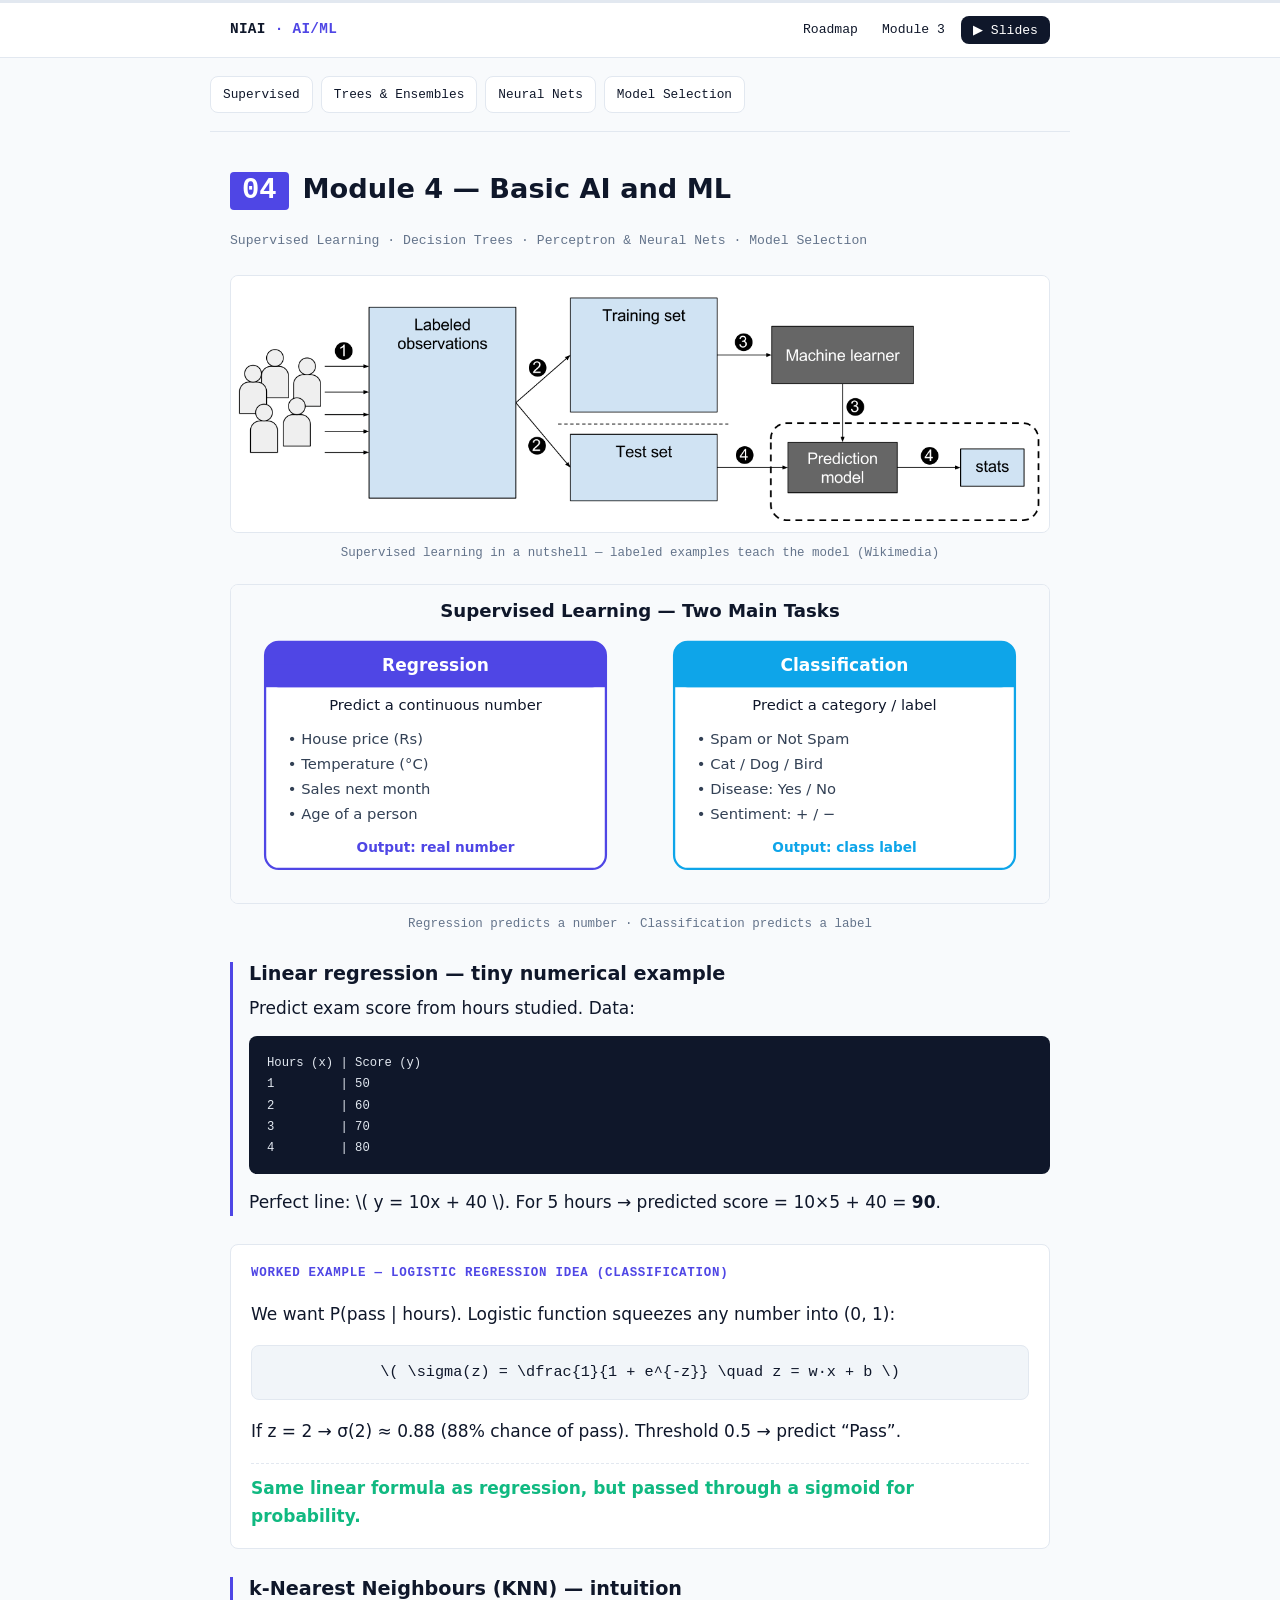
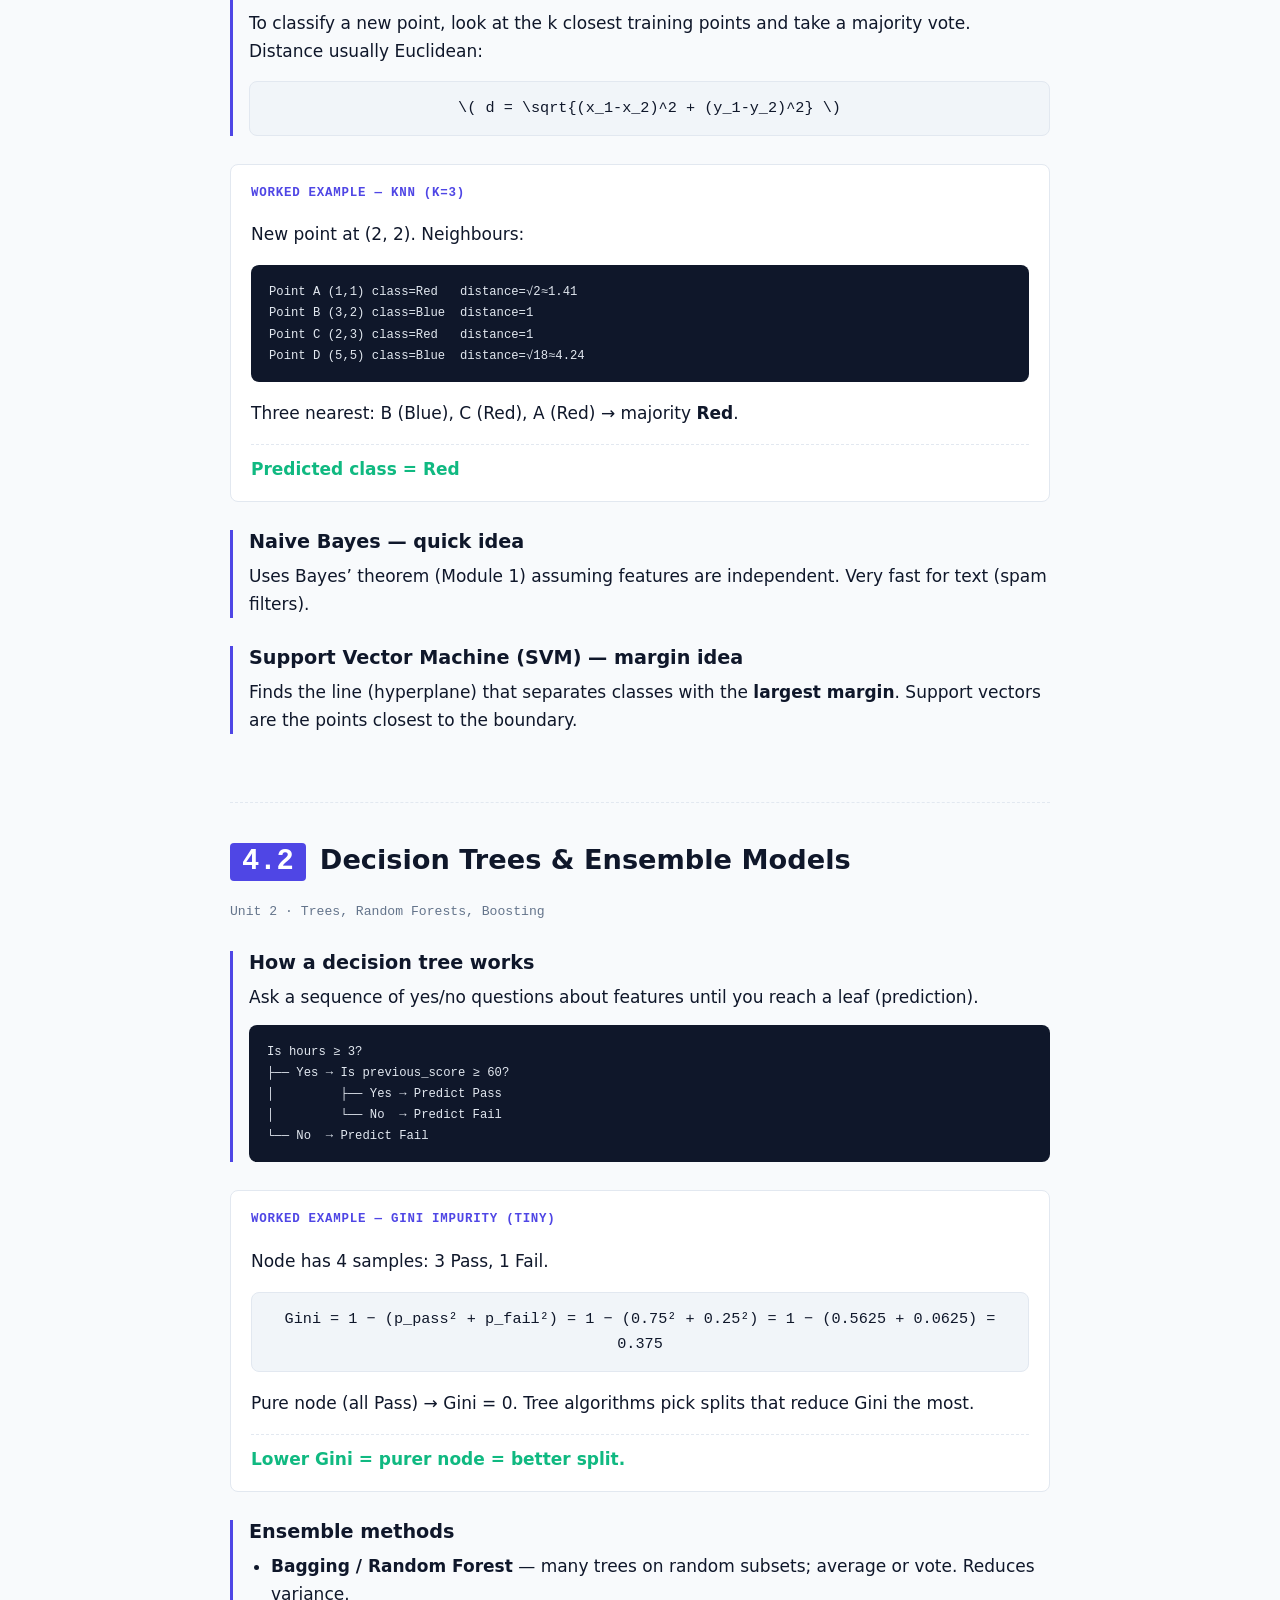
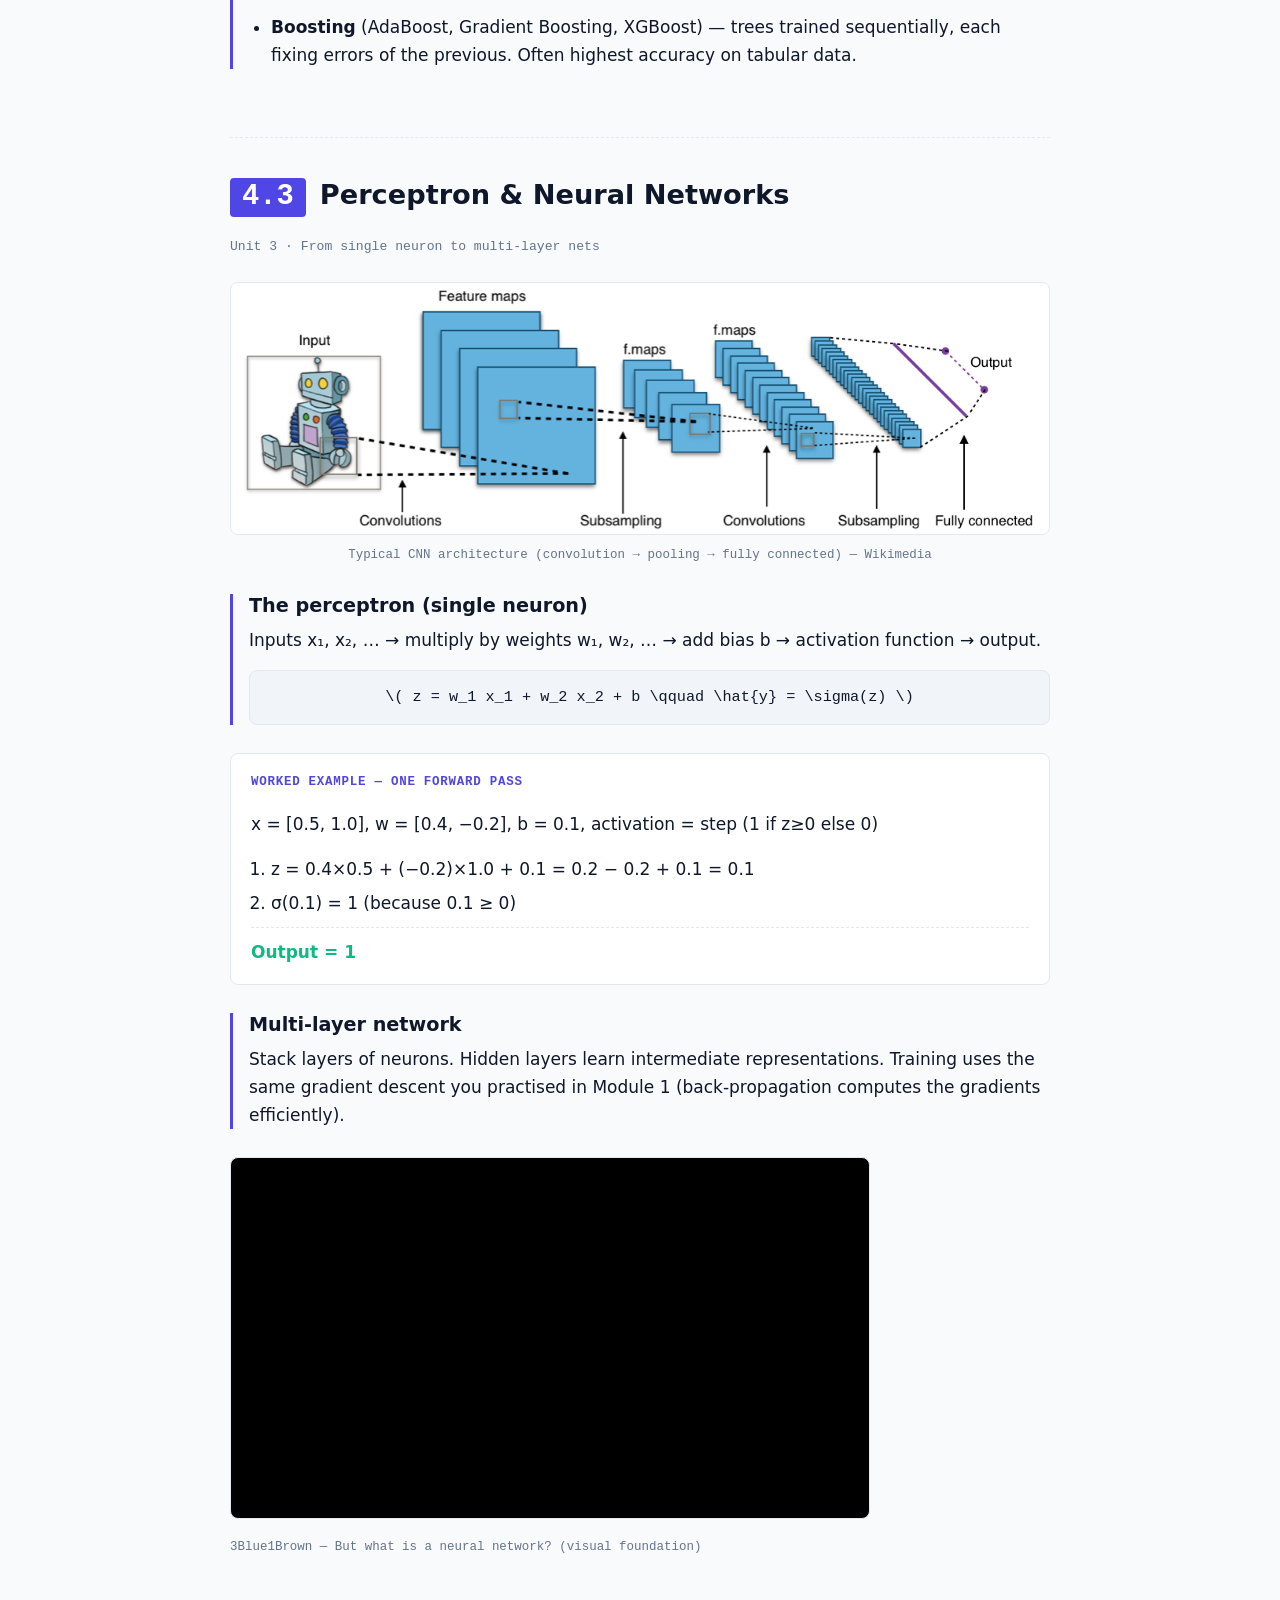
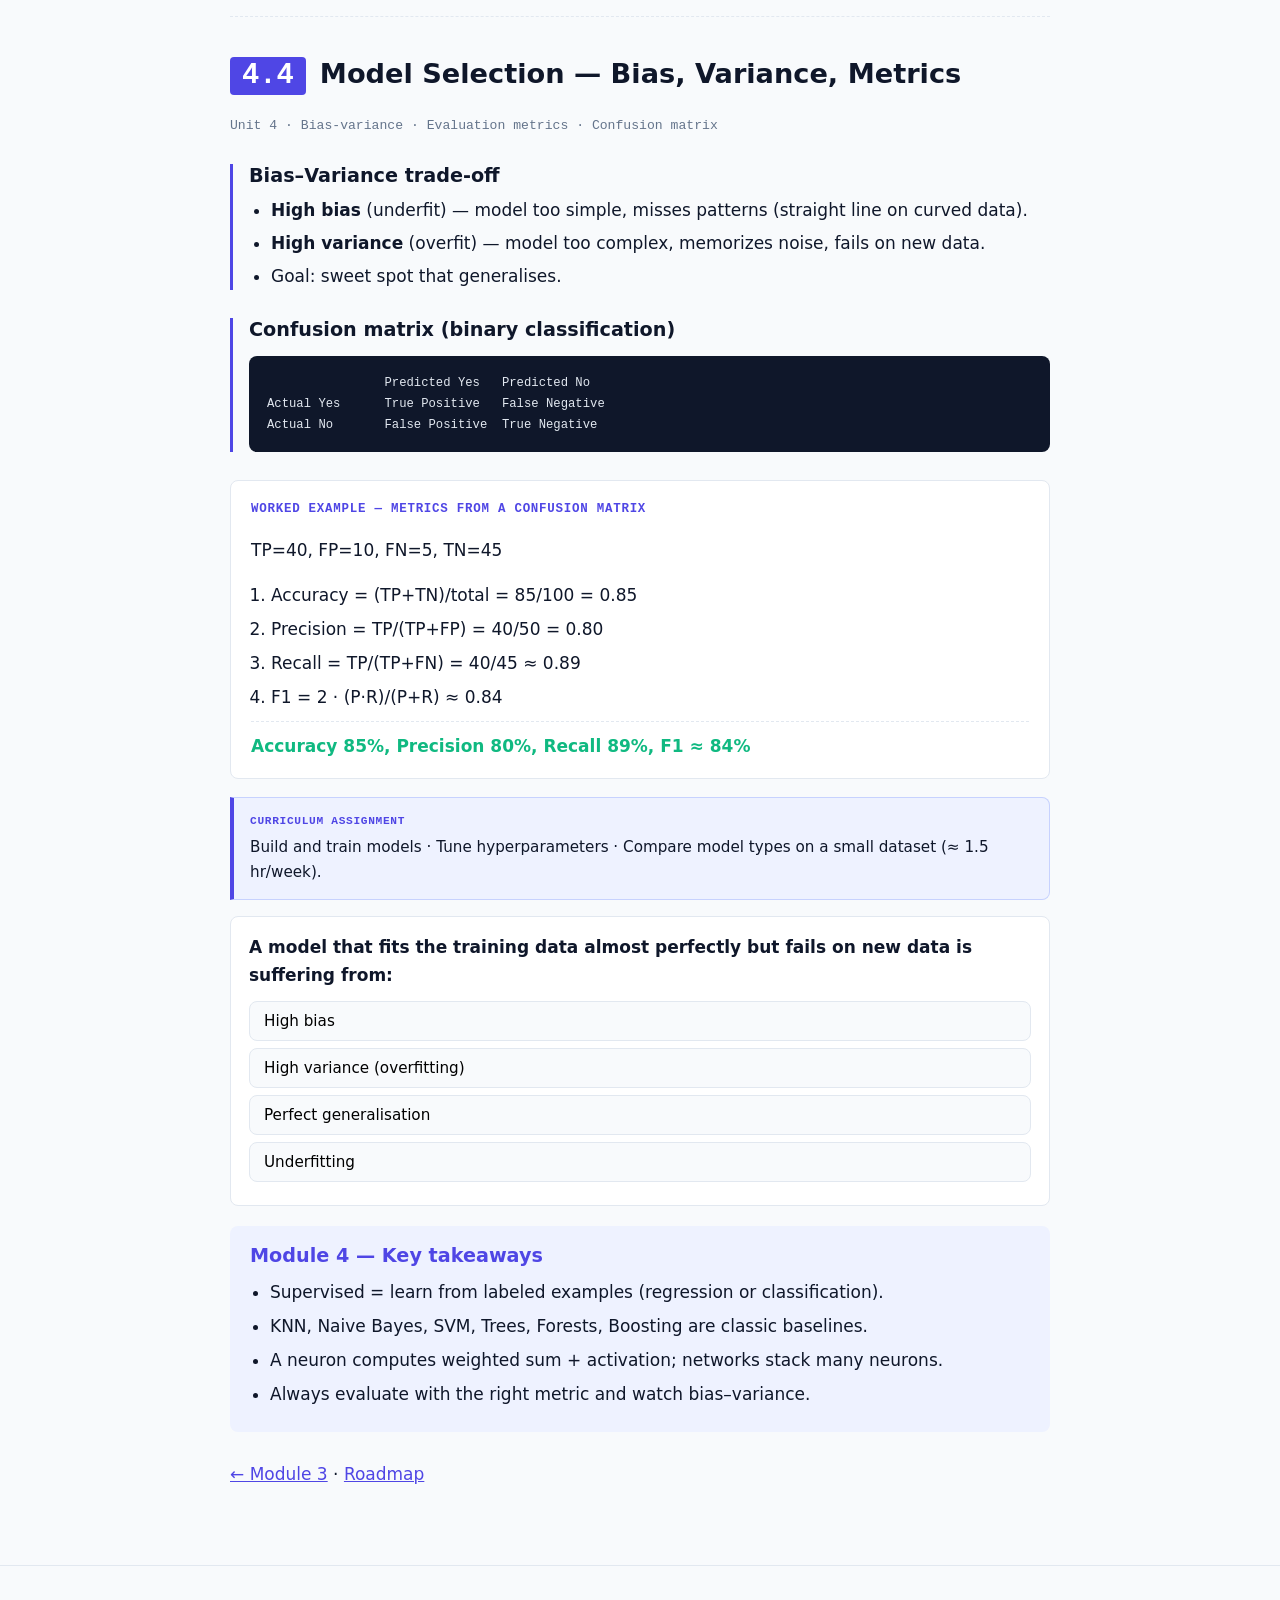
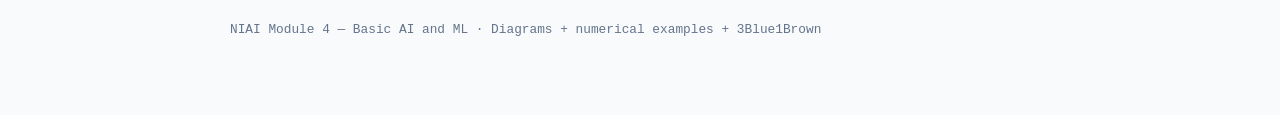
<file: module4/index.html>
<!DOCTYPE html>
<html lang="en">
<head>
  <meta charset="UTF-8">
  <meta name="viewport" content="width=device-width, initial-scale=1.0">
  <title>Module 4 — Basic AI and ML | NIAI Course</title>
  <meta name="description" content="Module 4: Supervised Learning, Decision Trees, Ensembles, Perceptron, Neural Networks, Model Selection. Numerical examples and diagrams.">
  <link rel="stylesheet" href="../assets/css/style.css">
</head>
<body>
<div class="progress-track"><div class="progress-fill"></div></div>
<header class="topbar">
  <div class="wrap">
    <a class="brand" href="../index.html">NIAI<span> · AI/ML</span></a>
    <nav class="topnav">
      <a href="../index.html">Roadmap</a>
      <a href="../module3/index.html">Module 3</a>
      <button class="topnav-btn" id="slideModeToggle">▶ Slides</button>
    </nav>
  </div>
</header>
<nav class="daynav wrap">
  <a href="#supervised">Supervised</a>
  <a href="#trees">Trees &amp; Ensembles</a>
  <a href="#nn">Neural Nets</a>
  <a href="#selection">Model Selection</a>
</nav>

<main class="wrap">

<section class="day-section" id="supervised">
  <div class="day-head"><span class="day-num">04</span><h2>Module 4 — Basic AI and ML</h2></div>
  <p class="day-sub">Supervised Learning · Decision Trees · Perceptron &amp; Neural Nets · Model Selection</p>

  <img class="diagram" src="../assets/img/supervised_ml.png" alt="Supervised machine learning overview">
  <p class="diagram-caption">Supervised learning in a nutshell — labeled examples teach the model (Wikimedia)</p>

  <img class="diagram" src="../assets/img/supervised-types.svg" alt="Regression vs Classification">
  <p class="diagram-caption">Regression predicts a number · Classification predicts a label</p>

  <div class="topic">
    <h3>Linear regression — tiny numerical example</h3>
    <p>Predict exam score from hours studied. Data:</p>
    <pre><code>Hours (x) | Score (y)
1         | 50
2         | 60
3         | 70
4         | 80</code></pre>
    <p>Perfect line: \( y = 10x + 40 \). For 5 hours → predicted score = 10×5 + 40 = <strong>90</strong>.</p>
  </div>

  <div class="worked">
    <div class="title">Worked Example — Logistic regression idea (classification)</div>
    <p>We want P(pass | hours). Logistic function squeezes any number into (0, 1):</p>
    <div class="formula">\( \sigma(z) = \dfrac{1}{1 + e^{-z}} \quad z = w·x + b \)</div>
    <p>If z = 2 → σ(2) ≈ 0.88 (88% chance of pass). Threshold 0.5 → predict “Pass”.</p>
    <div class="answer">Same linear formula as regression, but passed through a sigmoid for probability.</div>
  </div>

  <div class="topic">
    <h3>k-Nearest Neighbours (KNN) — intuition</h3>
    <p>To classify a new point, look at the k closest training points and take a majority vote. Distance usually Euclidean:</p>
    <div class="formula">\( d = \sqrt{(x_1-x_2)^2 + (y_1-y_2)^2} \)</div>
  </div>

  <div class="worked">
    <div class="title">Worked Example — KNN (k=3)</div>
    <p>New point at (2, 2). Neighbours:</p>
    <pre><code>Point A (1,1) class=Red   distance=√2≈1.41
Point B (3,2) class=Blue  distance=1
Point C (2,3) class=Red   distance=1
Point D (5,5) class=Blue  distance=√18≈4.24</code></pre>
    <p>Three nearest: B (Blue), C (Red), A (Red) → majority <strong>Red</strong>.</p>
    <div class="answer">Predicted class = Red</div>
  </div>

  <div class="topic">
    <h3>Naive Bayes — quick idea</h3>
    <p>Uses Bayes’ theorem (Module 1) assuming features are independent. Very fast for text (spam filters).</p>
  </div>

  <div class="topic">
    <h3>Support Vector Machine (SVM) — margin idea</h3>
    <p>Finds the line (hyperplane) that separates classes with the <strong>largest margin</strong>. Support vectors are the points closest to the boundary.</p>
  </div>
</section>

<section class="day-section" id="trees">
  <div class="day-head"><span class="day-num">4.2</span><h2>Decision Trees &amp; Ensemble Models</h2></div>
  <p class="day-sub">Unit 2 · Trees, Random Forests, Boosting</p>

  <div class="topic">
    <h3>How a decision tree works</h3>
    <p>Ask a sequence of yes/no questions about features until you reach a leaf (prediction).</p>
    <pre><code>Is hours ≥ 3?
├── Yes → Is previous_score ≥ 60?
│         ├── Yes → Predict Pass
│         └── No  → Predict Fail
└── No  → Predict Fail</code></pre>
  </div>

  <div class="worked">
    <div class="title">Worked Example — Gini impurity (tiny)</div>
    <p>Node has 4 samples: 3 Pass, 1 Fail.</p>
    <div class="formula">Gini = 1 − (p_pass² + p_fail²) = 1 − (0.75² + 0.25²) = 1 − (0.5625 + 0.0625) = 0.375</div>
    <p>Pure node (all Pass) → Gini = 0. Tree algorithms pick splits that reduce Gini the most.</p>
    <div class="answer">Lower Gini = purer node = better split.</div>
  </div>

  <div class="topic">
    <h3>Ensemble methods</h3>
    <ul>
      <li><strong>Bagging / Random Forest</strong> — many trees on random subsets; average or vote. Reduces variance.</li>
      <li><strong>Boosting</strong> (AdaBoost, Gradient Boosting, XGBoost) — trees trained sequentially, each fixing errors of the previous. Often highest accuracy on tabular data.</li>
    </ul>
  </div>
</section>

<section class="day-section" id="nn">
  <div class="day-head"><span class="day-num">4.3</span><h2>Perceptron &amp; Neural Networks</h2></div>
  <p class="day-sub">Unit 3 · From single neuron to multi-layer nets</p>

  <img class="diagram" src="../assets/img/cnn.png" alt="Typical convolutional neural network architecture">
  <p class="diagram-caption">Typical CNN architecture (convolution → pooling → fully connected) — Wikimedia</p>

  <div class="topic">
    <h3>The perceptron (single neuron)</h3>
    <p>Inputs x₁, x₂, … → multiply by weights w₁, w₂, … → add bias b → activation function → output.</p>
    <div class="formula">\( z = w_1 x_1 + w_2 x_2 + b \qquad \hat{y} = \sigma(z) \)</div>
  </div>

  <div class="worked">
    <div class="title">Worked Example — One forward pass</div>
    <p>x = [0.5, 1.0], w = [0.4, −0.2], b = 0.1, activation = step (1 if z≥0 else 0)</p>
    <ol class="steps">
      <li>z = 0.4×0.5 + (−0.2)×1.0 + 0.1 = 0.2 − 0.2 + 0.1 = 0.1</li>
      <li>σ(0.1) = 1 (because 0.1 ≥ 0)</li>
    </ol>
    <div class="answer">Output = 1</div>
  </div>

  <div class="topic">
    <h3>Multi-layer network</h3>
    <p>Stack layers of neurons. Hidden layers learn intermediate representations. Training uses the same gradient descent you practised in Module 1 (back-propagation computes the gradients efficiently).</p>
  </div>

  <div class="video-embed">
    <iframe src="https://www.youtube.com/embed/aircAruvnKk" title="3Blue1Brown neural networks" allowfullscreen loading="lazy"></iframe>
  </div>
  <p class="video-caption">3Blue1Brown — But what is a neural network? (visual foundation)</p>
</section>

<section class="day-section" id="selection">
  <div class="day-head"><span class="day-num">4.4</span><h2>Model Selection — Bias, Variance, Metrics</h2></div>
  <p class="day-sub">Unit 4 · Bias-variance · Evaluation metrics · Confusion matrix</p>

  <div class="topic">
    <h3>Bias–Variance trade-off</h3>
    <ul>
      <li><strong>High bias</strong> (underfit) — model too simple, misses patterns (straight line on curved data).</li>
      <li><strong>High variance</strong> (overfit) — model too complex, memorizes noise, fails on new data.</li>
      <li>Goal: sweet spot that generalises.</li>
    </ul>
  </div>

  <div class="topic">
    <h3>Confusion matrix (binary classification)</h3>
    <pre><code>                Predicted Yes   Predicted No
Actual Yes      True Positive   False Negative
Actual No       False Positive  True Negative</code></pre>
  </div>

  <div class="worked">
    <div class="title">Worked Example — Metrics from a confusion matrix</div>
    <p>TP=40, FP=10, FN=5, TN=45</p>
    <ol class="steps">
      <li>Accuracy = (TP+TN)/total = 85/100 = 0.85</li>
      <li>Precision = TP/(TP+FP) = 40/50 = 0.80</li>
      <li>Recall = TP/(TP+FN) = 40/45 ≈ 0.89</li>
      <li>F1 = 2 · (P·R)/(P+R) ≈ 0.84</li>
    </ol>
    <div class="answer">Accuracy 85%, Precision 80%, Recall 89%, F1 ≈ 84%</div>
  </div>

  <div class="callout">
    <span class="tag">Curriculum assignment</span>
    Build and train models · Tune hyperparameters · Compare model types on a small dataset (≈ 1.5 hr/week).
  </div>

  <div class="mcq">
    <p class="q">A model that fits the training data almost perfectly but fails on new data is suffering from:</p>
    <button class="mcq-opt" data-correct="false">High bias</button>
    <button class="mcq-opt" data-correct="true">High variance (overfitting)</button>
    <button class="mcq-opt" data-correct="false">Perfect generalisation</button>
    <button class="mcq-opt" data-correct="false">Underfitting</button>
  </div>

  <div class="takeaways">
    <h3>Module 4 — Key takeaways</h3>
    <ul>
      <li>Supervised = learn from labeled examples (regression or classification).</li>
      <li>KNN, Naive Bayes, SVM, Trees, Forests, Boosting are classic baselines.</li>
      <li>A neuron computes weighted sum + activation; networks stack many neurons.</li>
      <li>Always evaluate with the right metric and watch bias–variance.</li>
    </ul>
  </div>
  <p style="margin-top:28px;"><a href="../module3/index.html">← Module 3</a> · <a href="../index.html">Roadmap</a></p>
</section>

</main>
<footer><div class="wrap"><p>NIAI Module 4 — Basic AI and ML · Diagrams + numerical examples + 3Blue1Brown</p></div></footer>
<script src="../assets/js/main.js"></script>
</body>
</html>
</file>
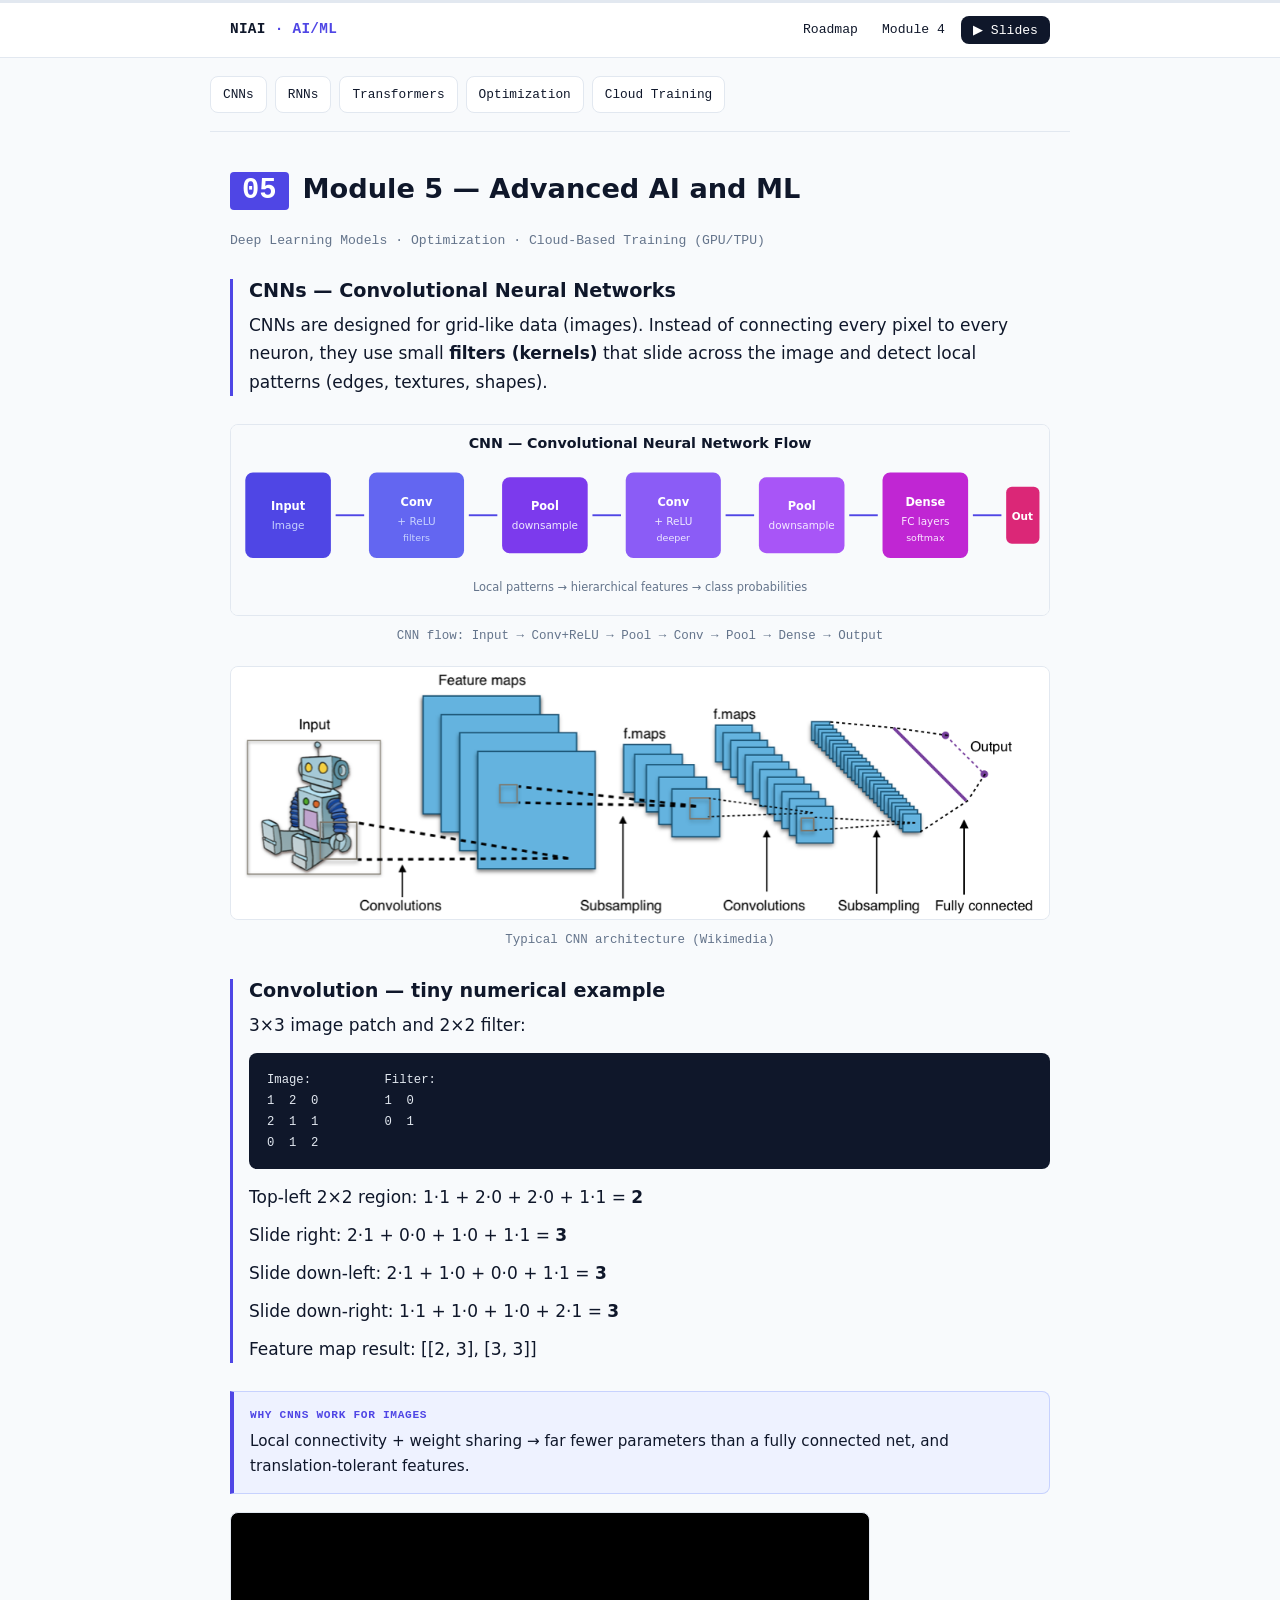
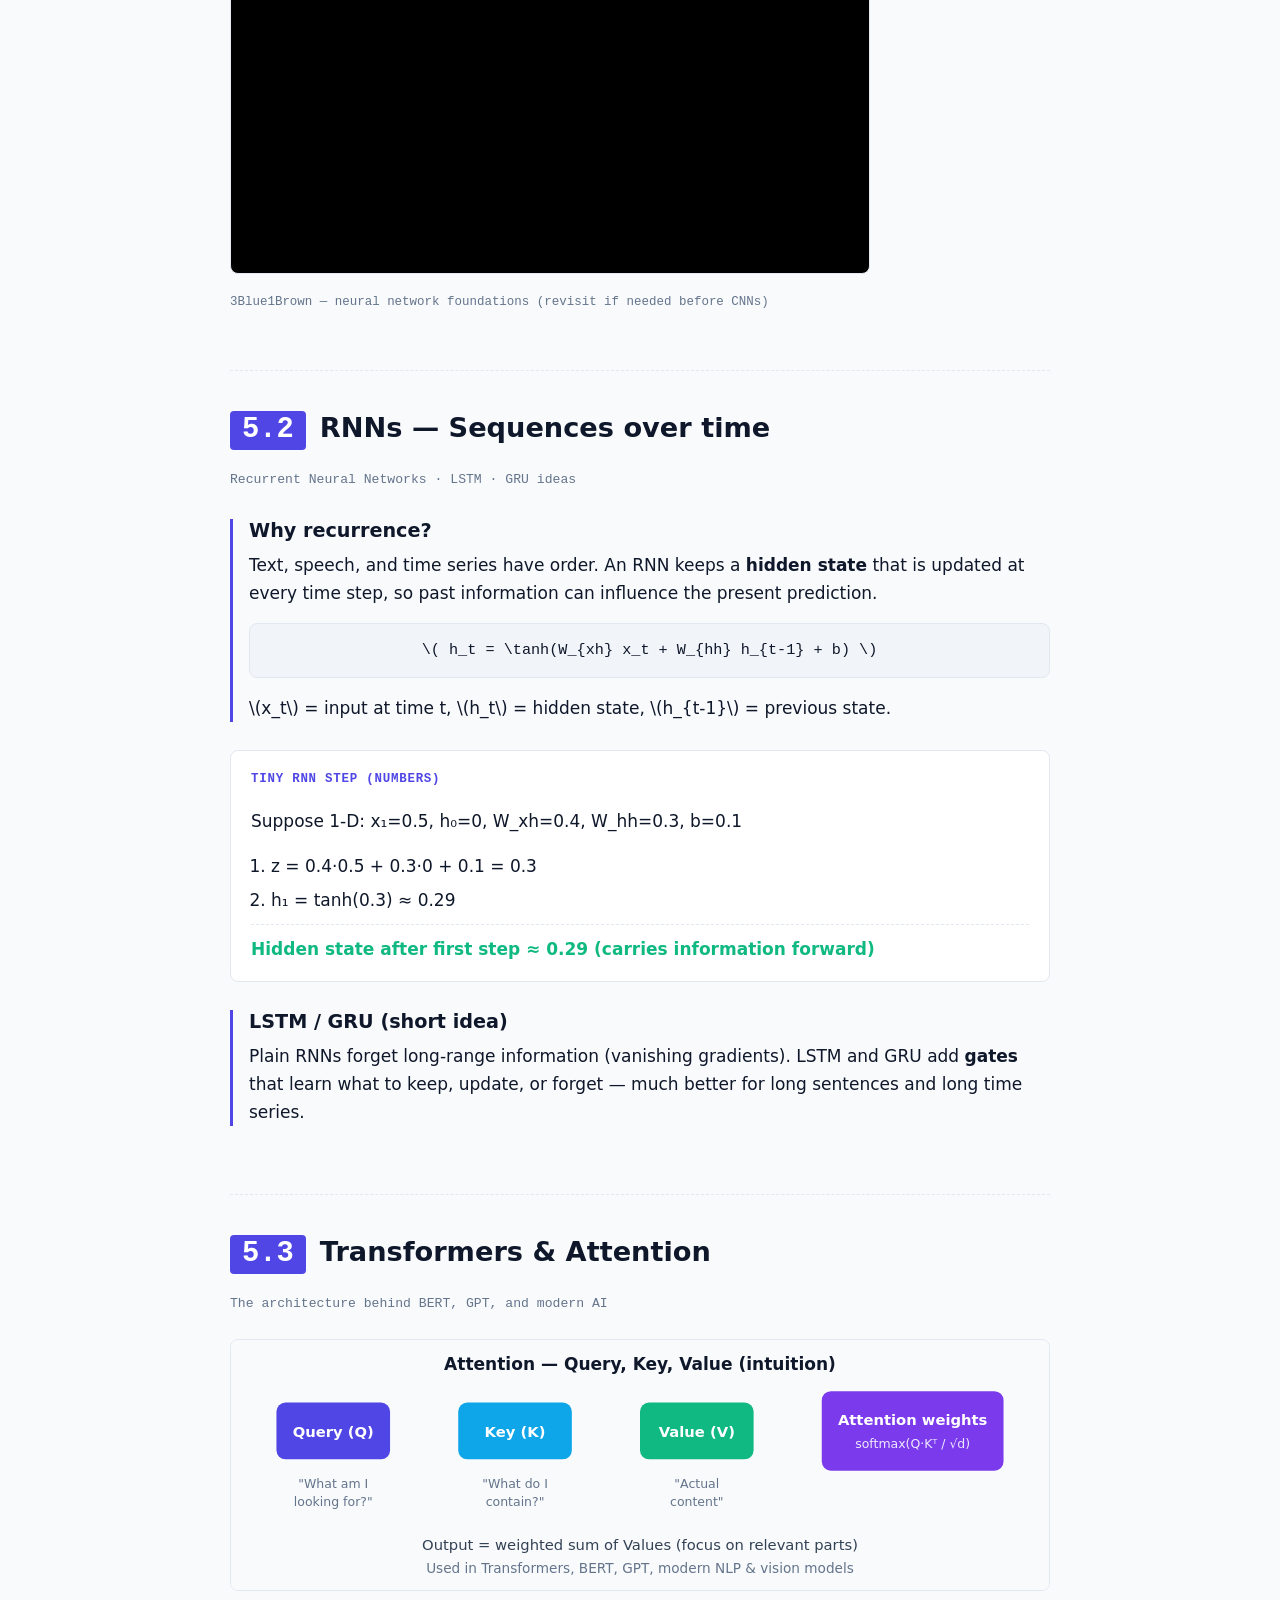
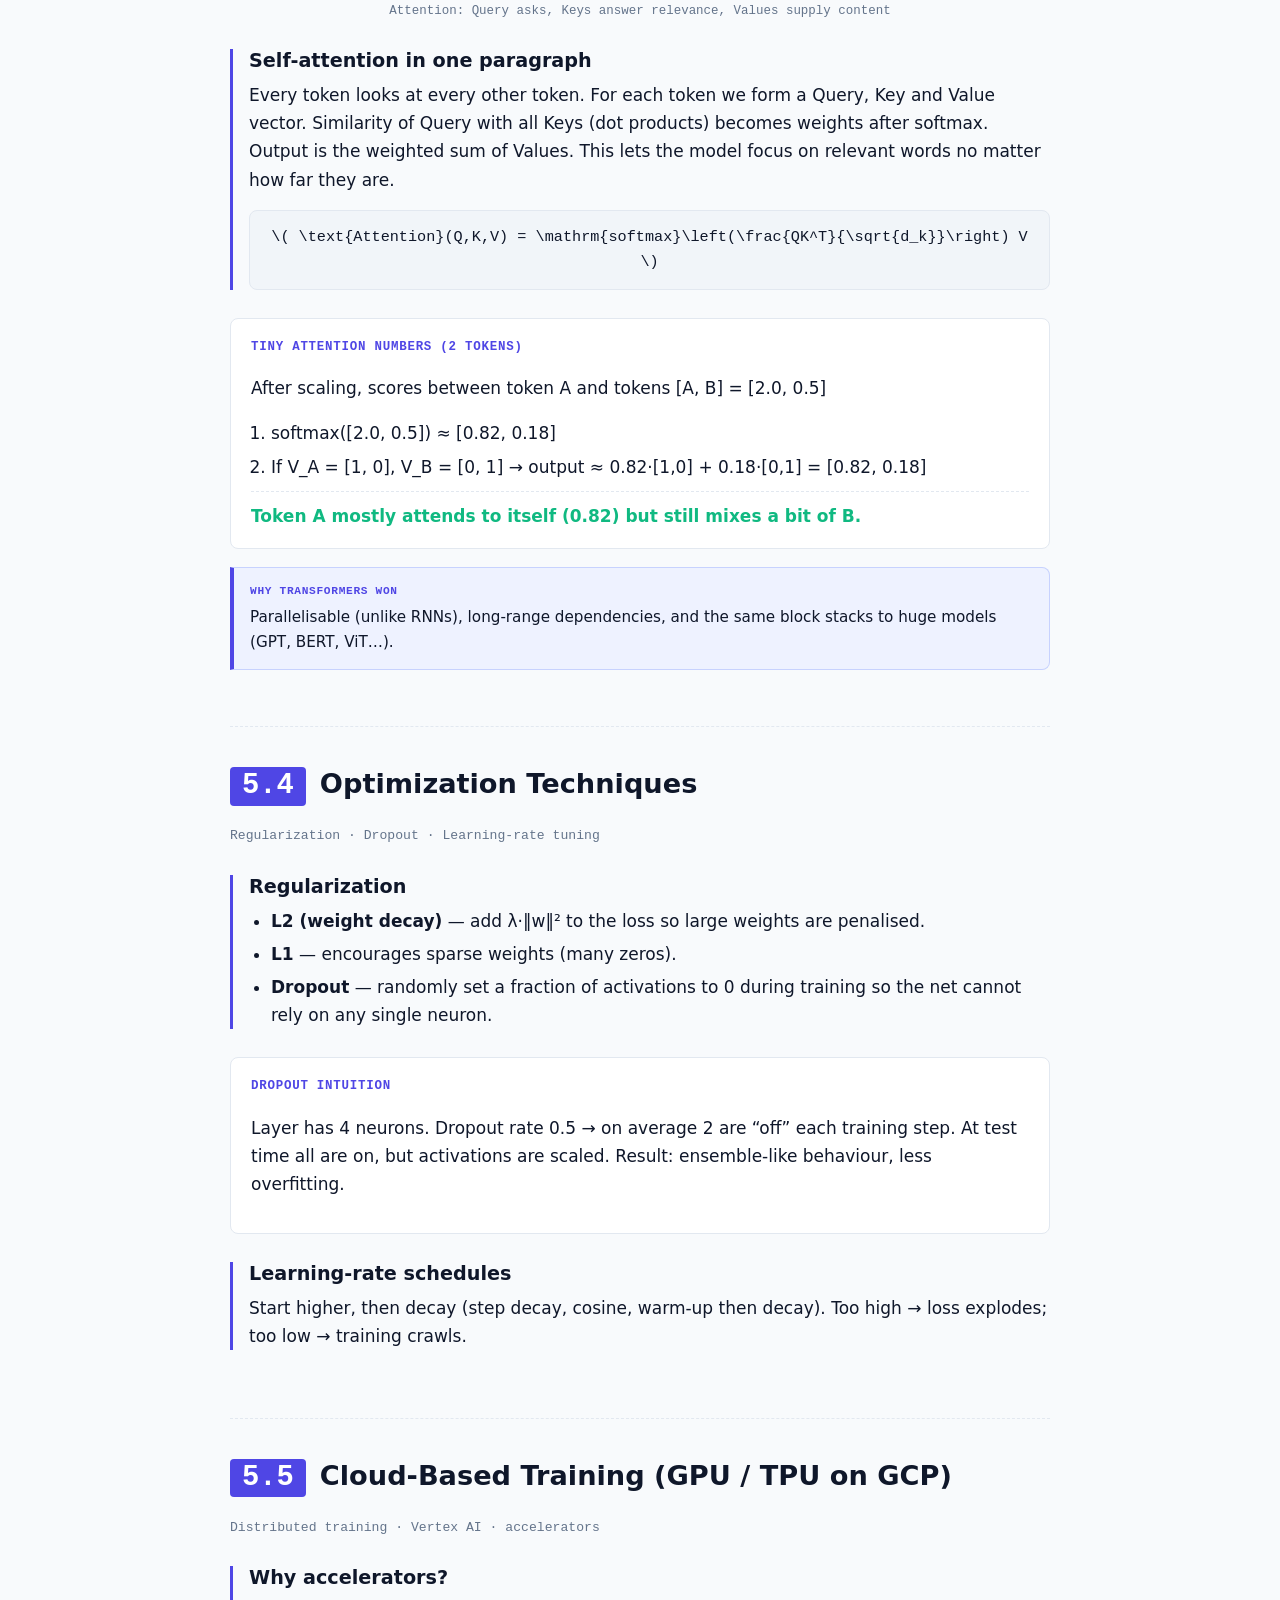
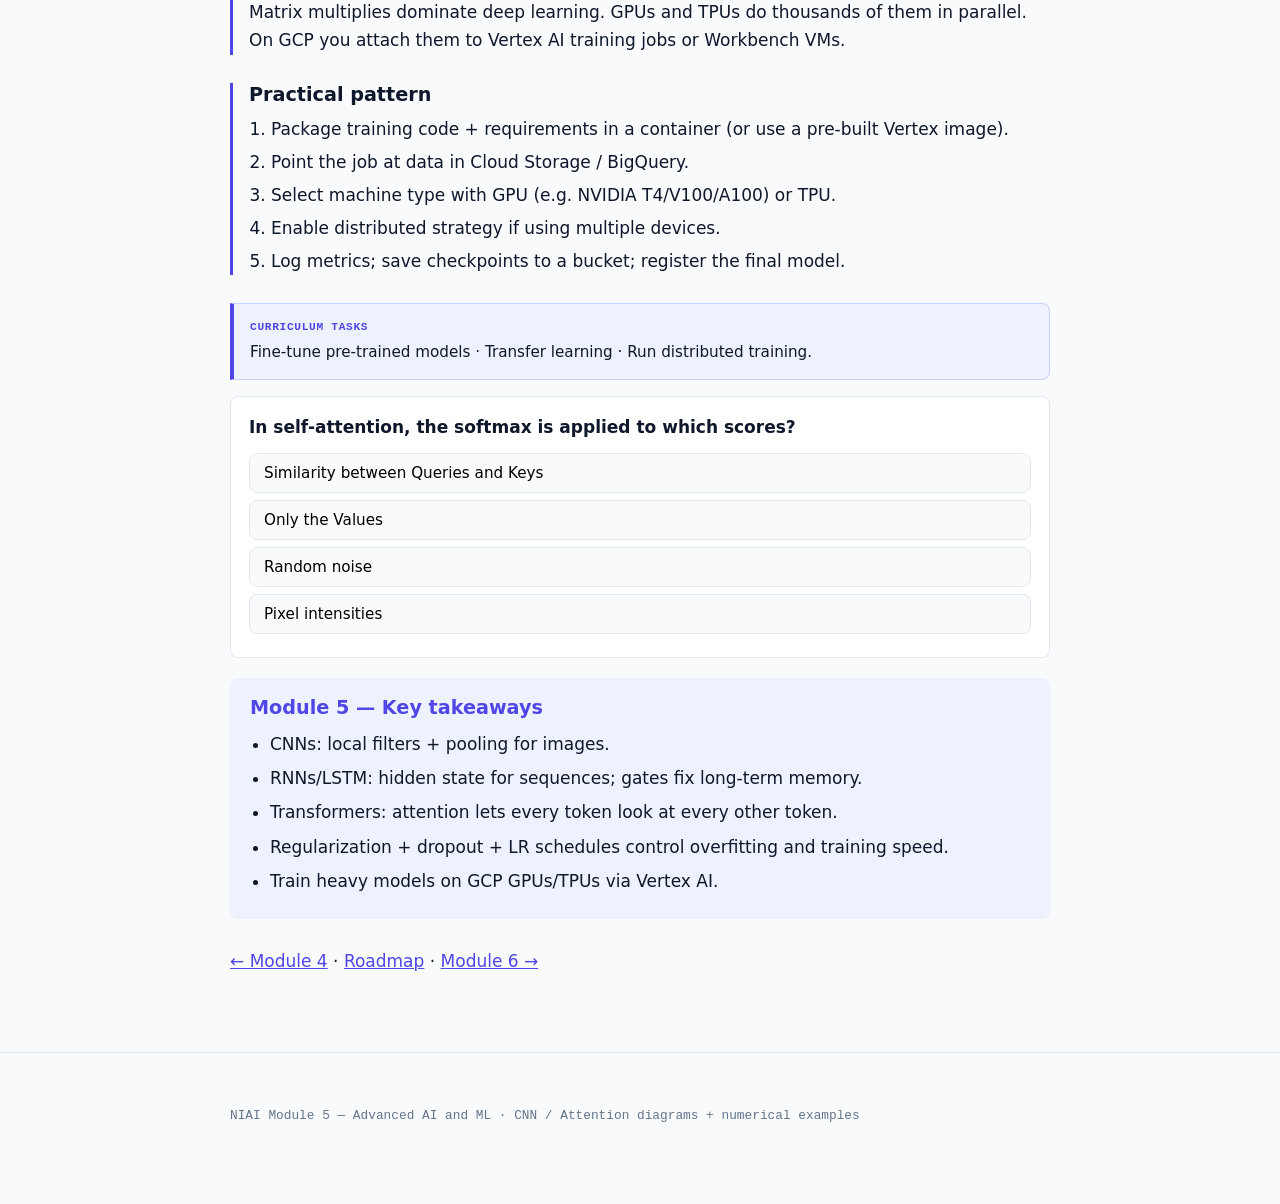
<file: module5/index.html>
<!DOCTYPE html>
<html lang="en">
<head>
  <meta charset="UTF-8">
  <meta name="viewport" content="width=device-width, initial-scale=1.0">
  <title>Module 5 — Advanced AI and ML | NIAI Course</title>
  <meta name="description" content="CNNs, RNNs, Transformers, Attention, Optimization, Cloud Training on GCP.">
  <link rel="stylesheet" href="../assets/css/style.css">
</head>
<body>
<div class="progress-track"><div class="progress-fill"></div></div>
<header class="topbar">
  <div class="wrap">
    <a class="brand" href="../index.html">NIAI<span> · AI/ML</span></a>
    <nav class="topnav">
      <a href="../index.html">Roadmap</a>
      <a href="../module4/index.html">Module 4</a>
      <button class="topnav-btn" id="slideModeToggle">▶ Slides</button>
    </nav>
  </div>
</header>
<nav class="daynav wrap">
  <a href="#cnn">CNNs</a>
  <a href="#rnn">RNNs</a>
  <a href="#transformers">Transformers</a>
  <a href="#optim">Optimization</a>
  <a href="#cloud-train">Cloud Training</a>
</nav>

<main class="wrap">

<section class="day-section" id="cnn">
  <div class="day-head"><span class="day-num">05</span><h2>Module 5 — Advanced AI and ML</h2></div>
  <p class="day-sub">Deep Learning Models · Optimization · Cloud-Based Training (GPU/TPU)</p>

  <div class="topic">
    <h3>CNNs — Convolutional Neural Networks</h3>
    <p>CNNs are designed for grid-like data (images). Instead of connecting every pixel to every neuron, they use small <strong>filters (kernels)</strong> that slide across the image and detect local patterns (edges, textures, shapes).</p>
  </div>

  <img class="diagram" src="../assets/img/cnn-layers.svg" alt="CNN layer flow diagram">
  <p class="diagram-caption">CNN flow: Input → Conv+ReLU → Pool → Conv → Pool → Dense → Output</p>

  <img class="diagram" src="../assets/img/cnn.png" alt="Typical CNN architecture">
  <p class="diagram-caption">Typical CNN architecture (Wikimedia)</p>

  <div class="topic">
    <h3>Convolution — tiny numerical example</h3>
    <p>3×3 image patch and 2×2 filter:</p>
    <pre><code>Image:          Filter:
1  2  0         1  0
2  1  1         0  1
0  1  2</code></pre>
    <p>Top-left 2×2 region: 1·1 + 2·0 + 2·0 + 1·1 = <strong>2</strong></p>
    <p>Slide right: 2·1 + 0·0 + 1·0 + 1·1 = <strong>3</strong></p>
    <p>Slide down-left: 2·1 + 1·0 + 0·0 + 1·1 = <strong>3</strong></p>
    <p>Slide down-right: 1·1 + 1·0 + 1·0 + 2·1 = <strong>3</strong></p>
    <p>Feature map result: [[2, 3], [3, 3]]</p>
  </div>

  <div class="callout">
    <span class="tag">Why CNNs work for images</span>
    Local connectivity + weight sharing → far fewer parameters than a fully connected net, and translation-tolerant features.
  </div>

  <div class="video-embed">
    <iframe src="https://www.youtube.com/embed/fNk_zzaMoSs" title="3Blue1Brown foundation" allowfullscreen loading="lazy" style="display:none"></iframe>
    <iframe src="https://www.youtube.com/embed/aircAruvnKk" title="Neural networks" allowfullscreen loading="lazy"></iframe>
  </div>
  <p class="video-caption">3Blue1Brown — neural network foundations (revisit if needed before CNNs)</p>
</section>

<section class="day-section" id="rnn">
  <div class="day-head"><span class="day-num">5.2</span><h2>RNNs — Sequences over time</h2></div>
  <p class="day-sub">Recurrent Neural Networks · LSTM · GRU ideas</p>

  <div class="topic">
    <h3>Why recurrence?</h3>
    <p>Text, speech, and time series have order. An RNN keeps a <strong>hidden state</strong> that is updated at every time step, so past information can influence the present prediction.</p>
    <div class="formula">\( h_t = \tanh(W_{xh} x_t + W_{hh} h_{t-1} + b) \)</div>
    <p>\(x_t\) = input at time t, \(h_t\) = hidden state, \(h_{t-1}\) = previous state.</p>
  </div>

  <div class="worked">
    <div class="title">Tiny RNN step (numbers)</div>
    <p>Suppose 1-D: x₁=0.5, h₀=0, W_xh=0.4, W_hh=0.3, b=0.1</p>
    <ol class="steps">
      <li>z = 0.4·0.5 + 0.3·0 + 0.1 = 0.3</li>
      <li>h₁ = tanh(0.3) ≈ 0.29</li>
    </ol>
    <div class="answer">Hidden state after first step ≈ 0.29 (carries information forward)</div>
  </div>

  <div class="topic">
    <h3>LSTM / GRU (short idea)</h3>
    <p>Plain RNNs forget long-range information (vanishing gradients). LSTM and GRU add <strong>gates</strong> that learn what to keep, update, or forget — much better for long sentences and long time series.</p>
  </div>
</section>

<section class="day-section" id="transformers">
  <div class="day-head"><span class="day-num">5.3</span><h2>Transformers &amp; Attention</h2></div>
  <p class="day-sub">The architecture behind BERT, GPT, and modern AI</p>

  <img class="diagram" src="../assets/img/attention.svg" alt="Attention Query Key Value diagram">
  <p class="diagram-caption">Attention: Query asks, Keys answer relevance, Values supply content</p>

  <div class="topic">
    <h3>Self-attention in one paragraph</h3>
    <p>Every token looks at every other token. For each token we form a Query, Key and Value vector. Similarity of Query with all Keys (dot products) becomes weights after softmax. Output is the weighted sum of Values. This lets the model focus on relevant words no matter how far they are.</p>
    <div class="formula">\( \text{Attention}(Q,K,V) = \mathrm{softmax}\left(\frac{QK^T}{\sqrt{d_k}}\right) V \)</div>
  </div>

  <div class="worked">
    <div class="title">Tiny attention numbers (2 tokens)</div>
    <p>After scaling, scores between token A and tokens [A, B] = [2.0, 0.5]</p>
    <ol class="steps">
      <li>softmax([2.0, 0.5]) ≈ [0.82, 0.18]</li>
      <li>If V_A = [1, 0], V_B = [0, 1] → output ≈ 0.82·[1,0] + 0.18·[0,1] = [0.82, 0.18]</li>
    </ol>
    <div class="answer">Token A mostly attends to itself (0.82) but still mixes a bit of B.</div>
  </div>

  <div class="callout">
    <span class="tag">Why Transformers won</span>
    Parallelisable (unlike RNNs), long-range dependencies, and the same block stacks to huge models (GPT, BERT, ViT…).
  </div>
</section>

<section class="day-section" id="optim">
  <div class="day-head"><span class="day-num">5.4</span><h2>Optimization Techniques</h2></div>
  <p class="day-sub">Regularization · Dropout · Learning-rate tuning</p>

  <div class="topic">
    <h3>Regularization</h3>
    <ul>
      <li><strong>L2 (weight decay)</strong> — add λ·‖w‖² to the loss so large weights are penalised.</li>
      <li><strong>L1</strong> — encourages sparse weights (many zeros).</li>
      <li><strong>Dropout</strong> — randomly set a fraction of activations to 0 during training so the net cannot rely on any single neuron.</li>
    </ul>
  </div>

  <div class="worked">
    <div class="title">Dropout intuition</div>
    <p>Layer has 4 neurons. Dropout rate 0.5 → on average 2 are “off” each training step. At test time all are on, but activations are scaled. Result: ensemble-like behaviour, less overfitting.</p>
  </div>

  <div class="topic">
    <h3>Learning-rate schedules</h3>
    <p>Start higher, then decay (step decay, cosine, warm-up then decay). Too high → loss explodes; too low → training crawls.</p>
  </div>
</section>

<section class="day-section" id="cloud-train">
  <div class="day-head"><span class="day-num">5.5</span><h2>Cloud-Based Training (GPU / TPU on GCP)</h2></div>
  <p class="day-sub">Distributed training · Vertex AI · accelerators</p>

  <div class="topic">
    <h3>Why accelerators?</h3>
    <p>Matrix multiplies dominate deep learning. GPUs and TPUs do thousands of them in parallel. On GCP you attach them to Vertex AI training jobs or Workbench VMs.</p>
  </div>

  <div class="topic">
    <h3>Practical pattern</h3>
    <ol>
      <li>Package training code + requirements in a container (or use a pre-built Vertex image).</li>
      <li>Point the job at data in Cloud Storage / BigQuery.</li>
      <li>Select machine type with GPU (e.g. NVIDIA T4/V100/A100) or TPU.</li>
      <li>Enable distributed strategy if using multiple devices.</li>
      <li>Log metrics; save checkpoints to a bucket; register the final model.</li>
    </ol>
  </div>

  <div class="callout">
    <span class="tag">Curriculum tasks</span>
    Fine-tune pre-trained models · Transfer learning · Run distributed training.
  </div>

  <div class="mcq">
    <p class="q">In self-attention, the softmax is applied to which scores?</p>
    <button class="mcq-opt" data-correct="true">Similarity between Queries and Keys</button>
    <button class="mcq-opt" data-correct="false">Only the Values</button>
    <button class="mcq-opt" data-correct="false">Random noise</button>
    <button class="mcq-opt" data-correct="false">Pixel intensities</button>
  </div>

  <div class="takeaways">
    <h3>Module 5 — Key takeaways</h3>
    <ul>
      <li>CNNs: local filters + pooling for images.</li>
      <li>RNNs/LSTM: hidden state for sequences; gates fix long-term memory.</li>
      <li>Transformers: attention lets every token look at every other token.</li>
      <li>Regularization + dropout + LR schedules control overfitting and training speed.</li>
      <li>Train heavy models on GCP GPUs/TPUs via Vertex AI.</li>
    </ul>
  </div>
  <p style="margin-top:28px;"><a href="../module4/index.html">← Module 4</a> · <a href="../index.html">Roadmap</a> · <a href="../module6/index.html">Module 6 →</a></p>
</section>

</main>
<footer><div class="wrap"><p>NIAI Module 5 — Advanced AI and ML · CNN / Attention diagrams + numerical examples</p></div></footer>
<script src="../assets/js/main.js"></script>
</body>
</html>
</file>
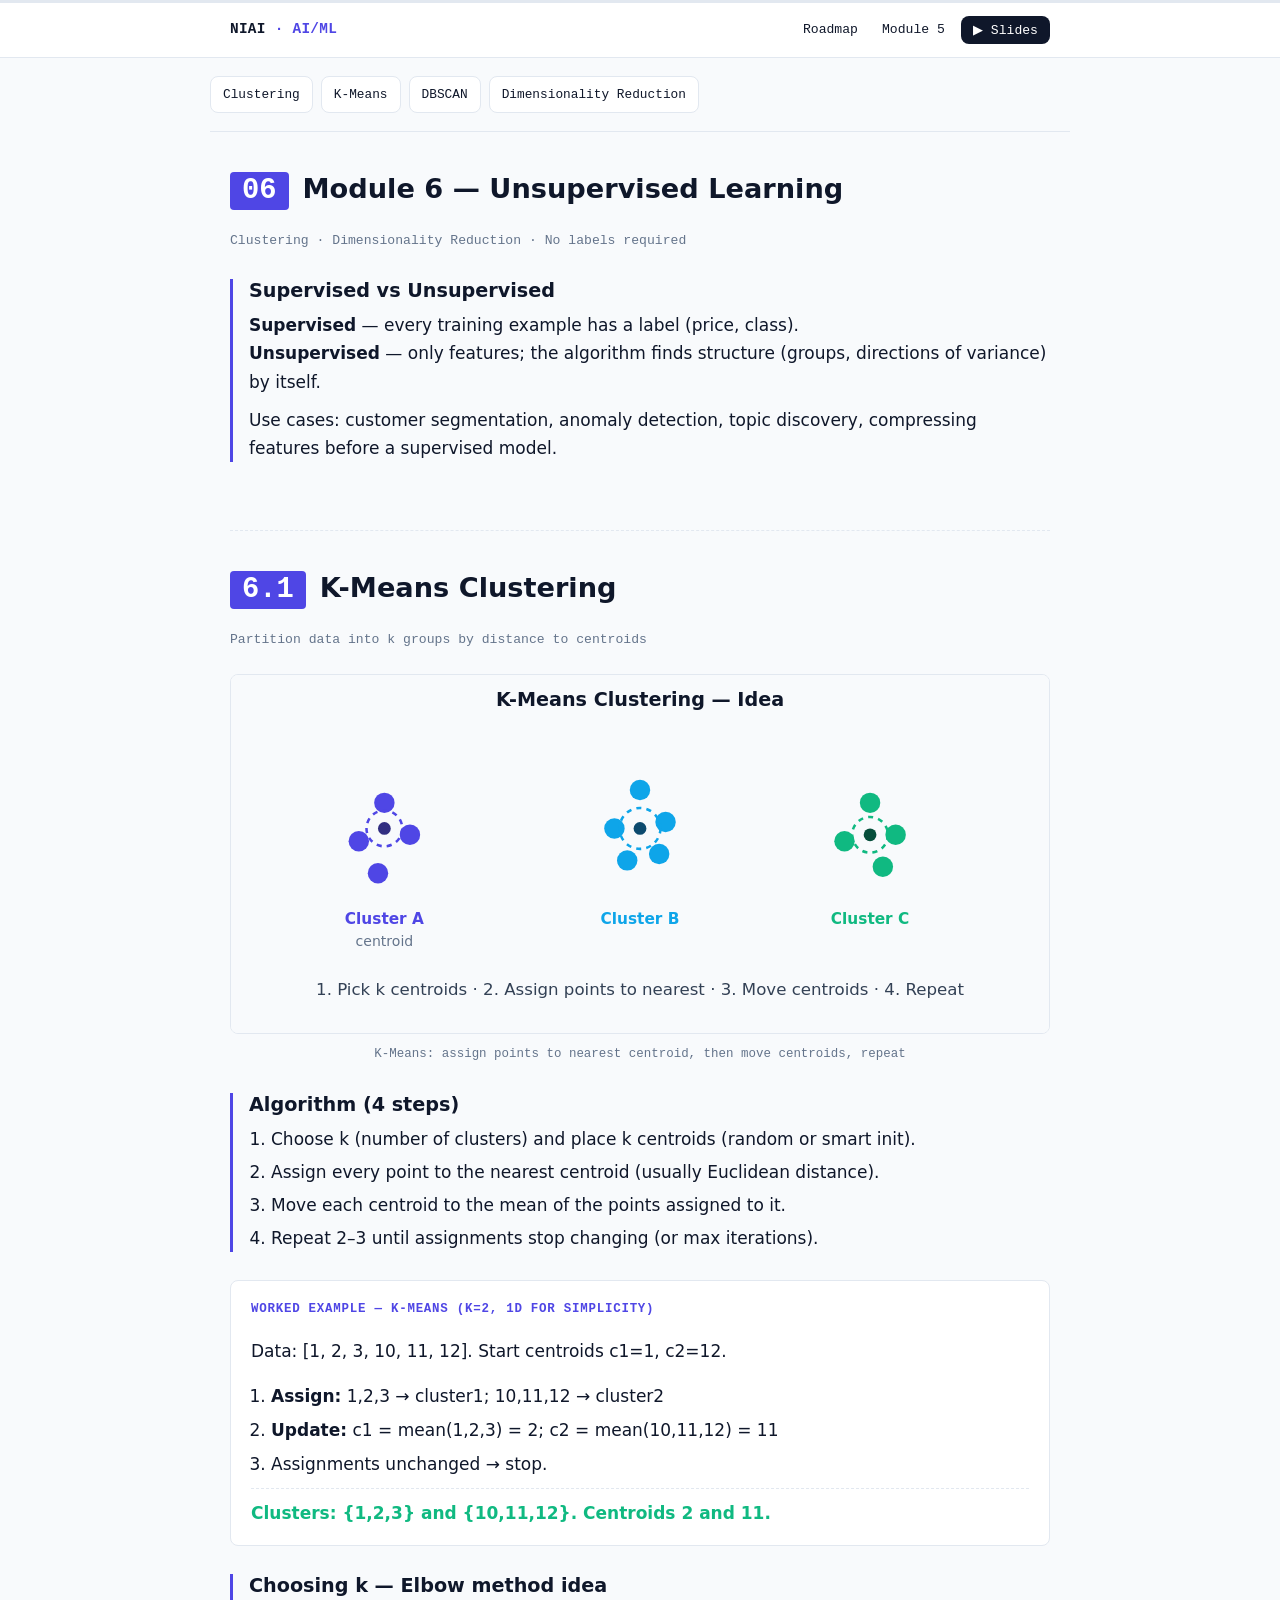
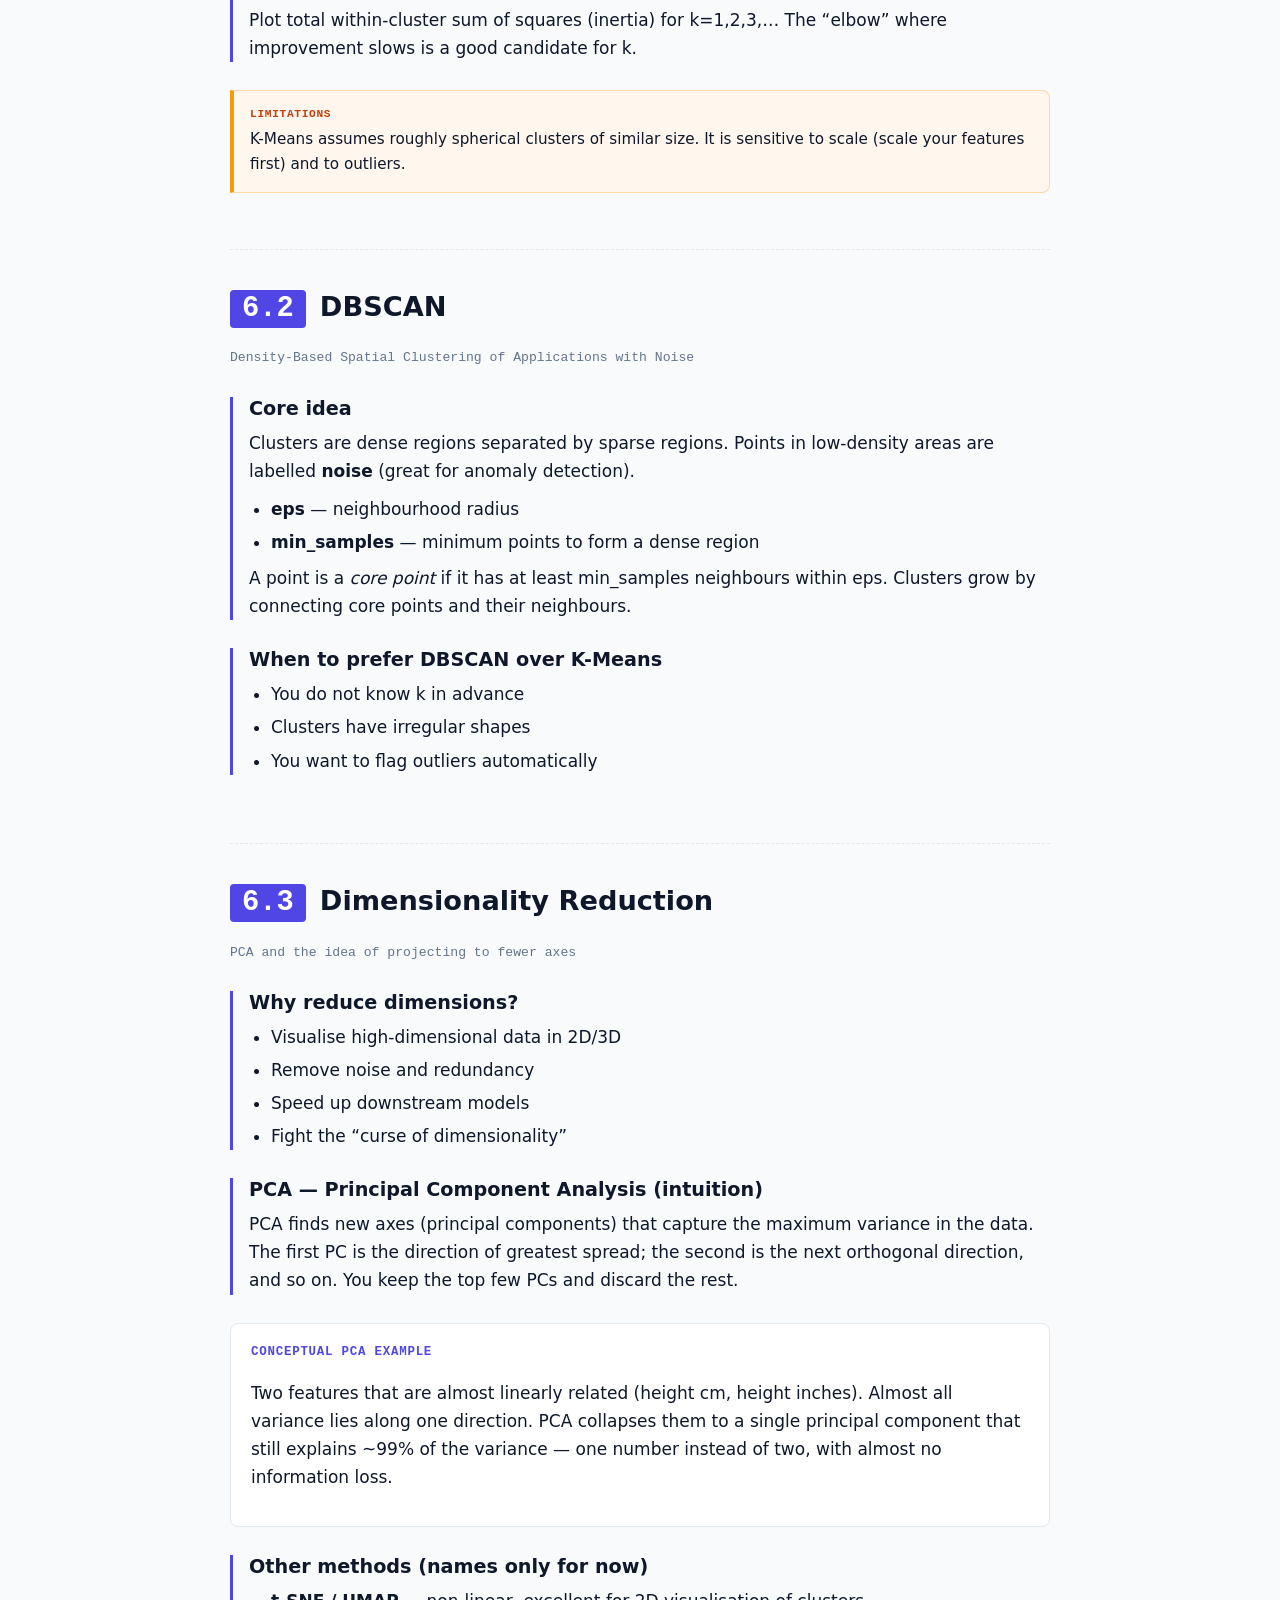
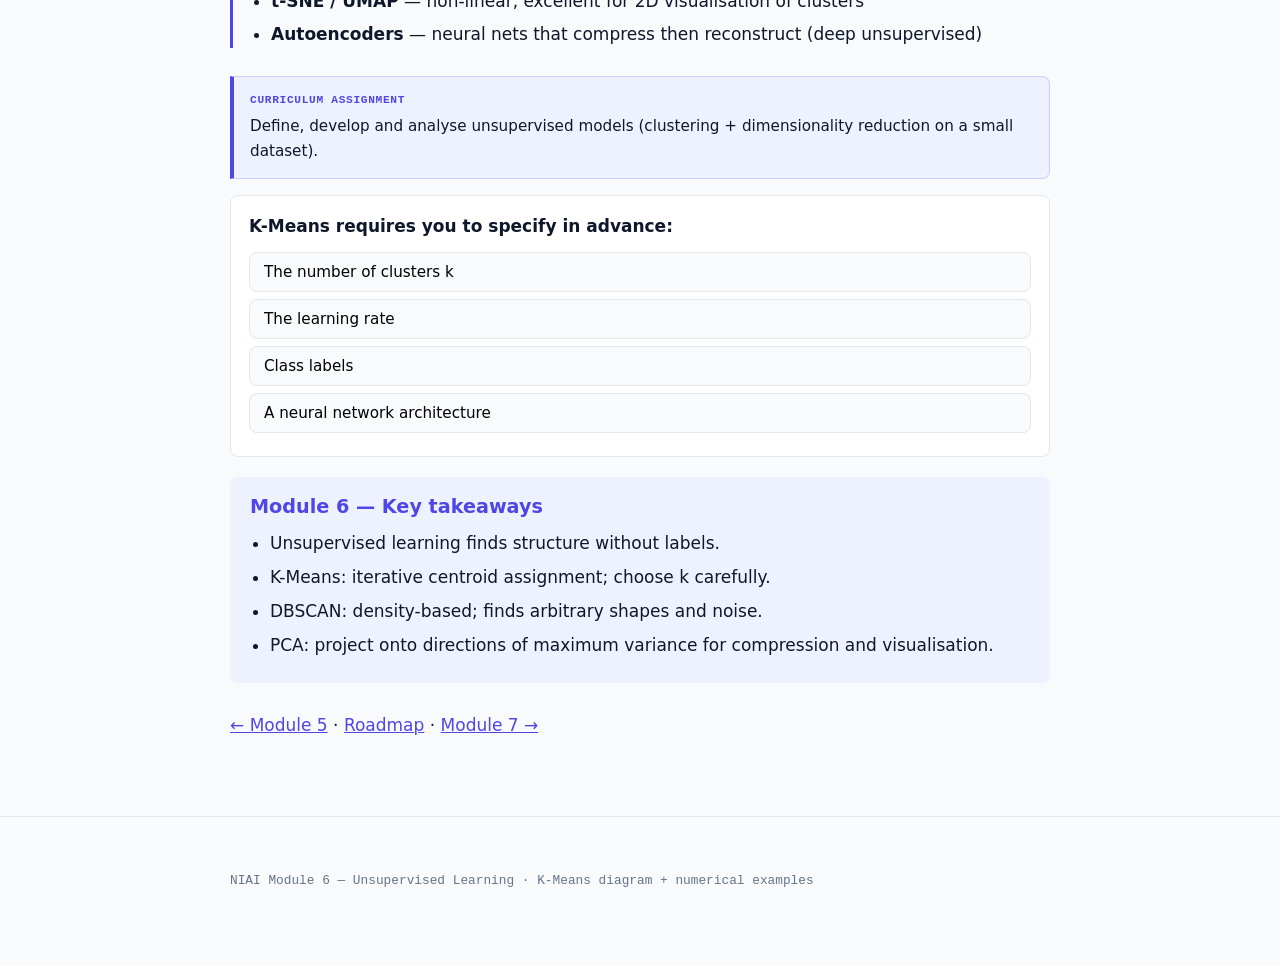
<file: module6/index.html>
<!DOCTYPE html>
<html lang="en">
<head>
  <meta charset="UTF-8">
  <meta name="viewport" content="width=device-width, initial-scale=1.0">
  <title>Module 6 — Unsupervised Learning | NIAI Course</title>
  <meta name="description" content="Clustering (K-Means, DBSCAN), Dimensionality Reduction (PCA). Numerical examples and diagrams.">
  <link rel="stylesheet" href="../assets/css/style.css">
</head>
<body>
<div class="progress-track"><div class="progress-fill"></div></div>
<header class="topbar">
  <div class="wrap">
    <a class="brand" href="../index.html">NIAI<span> · AI/ML</span></a>
    <nav class="topnav">
      <a href="../index.html">Roadmap</a>
      <a href="../module5/index.html">Module 5</a>
      <button class="topnav-btn" id="slideModeToggle">▶ Slides</button>
    </nav>
  </div>
</header>
<nav class="daynav wrap">
  <a href="#clustering">Clustering</a>
  <a href="#kmeans">K-Means</a>
  <a href="#dbscan">DBSCAN</a>
  <a href="#dimred">Dimensionality Reduction</a>
</nav>

<main class="wrap">

<section class="day-section" id="clustering">
  <div class="day-head"><span class="day-num">06</span><h2>Module 6 — Unsupervised Learning</h2></div>
  <p class="day-sub">Clustering · Dimensionality Reduction · No labels required</p>

  <div class="topic">
    <h3>Supervised vs Unsupervised</h3>
    <p><strong>Supervised</strong> — every training example has a label (price, class).<br>
    <strong>Unsupervised</strong> — only features; the algorithm finds structure (groups, directions of variance) by itself.</p>
    <p>Use cases: customer segmentation, anomaly detection, topic discovery, compressing features before a supervised model.</p>
  </div>
</section>

<section class="day-section" id="kmeans">
  <div class="day-head"><span class="day-num">6.1</span><h2>K-Means Clustering</h2></div>
  <p class="day-sub">Partition data into k groups by distance to centroids</p>

  <img class="diagram" src="../assets/img/kmeans.svg" alt="K-Means clustering diagram">
  <p class="diagram-caption">K-Means: assign points to nearest centroid, then move centroids, repeat</p>

  <div class="topic">
    <h3>Algorithm (4 steps)</h3>
    <ol>
      <li>Choose k (number of clusters) and place k centroids (random or smart init).</li>
      <li>Assign every point to the nearest centroid (usually Euclidean distance).</li>
      <li>Move each centroid to the mean of the points assigned to it.</li>
      <li>Repeat 2–3 until assignments stop changing (or max iterations).</li>
    </ol>
  </div>

  <div class="worked">
    <div class="title">Worked Example — K-Means (k=2, 1D for simplicity)</div>
    <p>Data: [1, 2, 3, 10, 11, 12]. Start centroids c1=1, c2=12.</p>
    <ol class="steps">
      <li><strong>Assign:</strong> 1,2,3 → cluster1; 10,11,12 → cluster2</li>
      <li><strong>Update:</strong> c1 = mean(1,2,3) = 2; c2 = mean(10,11,12) = 11</li>
      <li>Assignments unchanged → stop.</li>
    </ol>
    <div class="answer">Clusters: {1,2,3} and {10,11,12}. Centroids 2 and 11.</div>
  </div>

  <div class="topic">
    <h3>Choosing k — Elbow method idea</h3>
    <p>Plot total within-cluster sum of squares (inertia) for k=1,2,3,… The “elbow” where improvement slows is a good candidate for k.</p>
  </div>

  <div class="callout warn">
    <span class="tag">Limitations</span>
    K-Means assumes roughly spherical clusters of similar size. It is sensitive to scale (scale your features first) and to outliers.
  </div>
</section>

<section class="day-section" id="dbscan">
  <div class="day-head"><span class="day-num">6.2</span><h2>DBSCAN</h2></div>
  <p class="day-sub">Density-Based Spatial Clustering of Applications with Noise</p>

  <div class="topic">
    <h3>Core idea</h3>
    <p>Clusters are dense regions separated by sparse regions. Points in low-density areas are labelled <strong>noise</strong> (great for anomaly detection).</p>
    <ul>
      <li><strong>eps</strong> — neighbourhood radius</li>
      <li><strong>min_samples</strong> — minimum points to form a dense region</li>
    </ul>
    <p>A point is a <em>core point</em> if it has at least min_samples neighbours within eps. Clusters grow by connecting core points and their neighbours.</p>
  </div>

  <div class="topic">
    <h3>When to prefer DBSCAN over K-Means</h3>
    <ul>
      <li>You do not know k in advance</li>
      <li>Clusters have irregular shapes</li>
      <li>You want to flag outliers automatically</li>
    </ul>
  </div>
</section>

<section class="day-section" id="dimred">
  <div class="day-head"><span class="day-num">6.3</span><h2>Dimensionality Reduction</h2></div>
  <p class="day-sub">PCA and the idea of projecting to fewer axes</p>

  <div class="topic">
    <h3>Why reduce dimensions?</h3>
    <ul>
      <li>Visualise high-dimensional data in 2D/3D</li>
      <li>Remove noise and redundancy</li>
      <li>Speed up downstream models</li>
      <li>Fight the “curse of dimensionality”</li>
    </ul>
  </div>

  <div class="topic">
    <h3>PCA — Principal Component Analysis (intuition)</h3>
    <p>PCA finds new axes (principal components) that capture the maximum variance in the data. The first PC is the direction of greatest spread; the second is the next orthogonal direction, and so on. You keep the top few PCs and discard the rest.</p>
  </div>

  <div class="worked">
    <div class="title">Conceptual PCA example</div>
    <p>Two features that are almost linearly related (height cm, height inches). Almost all variance lies along one direction. PCA collapses them to a single principal component that still explains ~99% of the variance — one number instead of two, with almost no information loss.</p>
  </div>

  <div class="topic">
    <h3>Other methods (names only for now)</h3>
    <ul>
      <li><strong>t-SNE / UMAP</strong> — non-linear, excellent for 2D visualisation of clusters</li>
      <li><strong>Autoencoders</strong> — neural nets that compress then reconstruct (deep unsupervised)</li>
    </ul>
  </div>

  <div class="callout">
    <span class="tag">Curriculum assignment</span>
    Define, develop and analyse unsupervised models (clustering + dimensionality reduction on a small dataset).
  </div>

  <div class="mcq">
    <p class="q">K-Means requires you to specify in advance:</p>
    <button class="mcq-opt" data-correct="true">The number of clusters k</button>
    <button class="mcq-opt" data-correct="false">The learning rate</button>
    <button class="mcq-opt" data-correct="false">Class labels</button>
    <button class="mcq-opt" data-correct="false">A neural network architecture</button>
  </div>

  <div class="takeaways">
    <h3>Module 6 — Key takeaways</h3>
    <ul>
      <li>Unsupervised learning finds structure without labels.</li>
      <li>K-Means: iterative centroid assignment; choose k carefully.</li>
      <li>DBSCAN: density-based; finds arbitrary shapes and noise.</li>
      <li>PCA: project onto directions of maximum variance for compression and visualisation.</li>
    </ul>
  </div>
  <p style="margin-top:28px;"><a href="../module5/index.html">← Module 5</a> · <a href="../index.html">Roadmap</a> · <a href="../module7/index.html">Module 7 →</a></p>
</section>

</main>
<footer><div class="wrap"><p>NIAI Module 6 — Unsupervised Learning · K-Means diagram + numerical examples</p></div></footer>
<script src="../assets/js/main.js"></script>
</body>
</html>
</file>
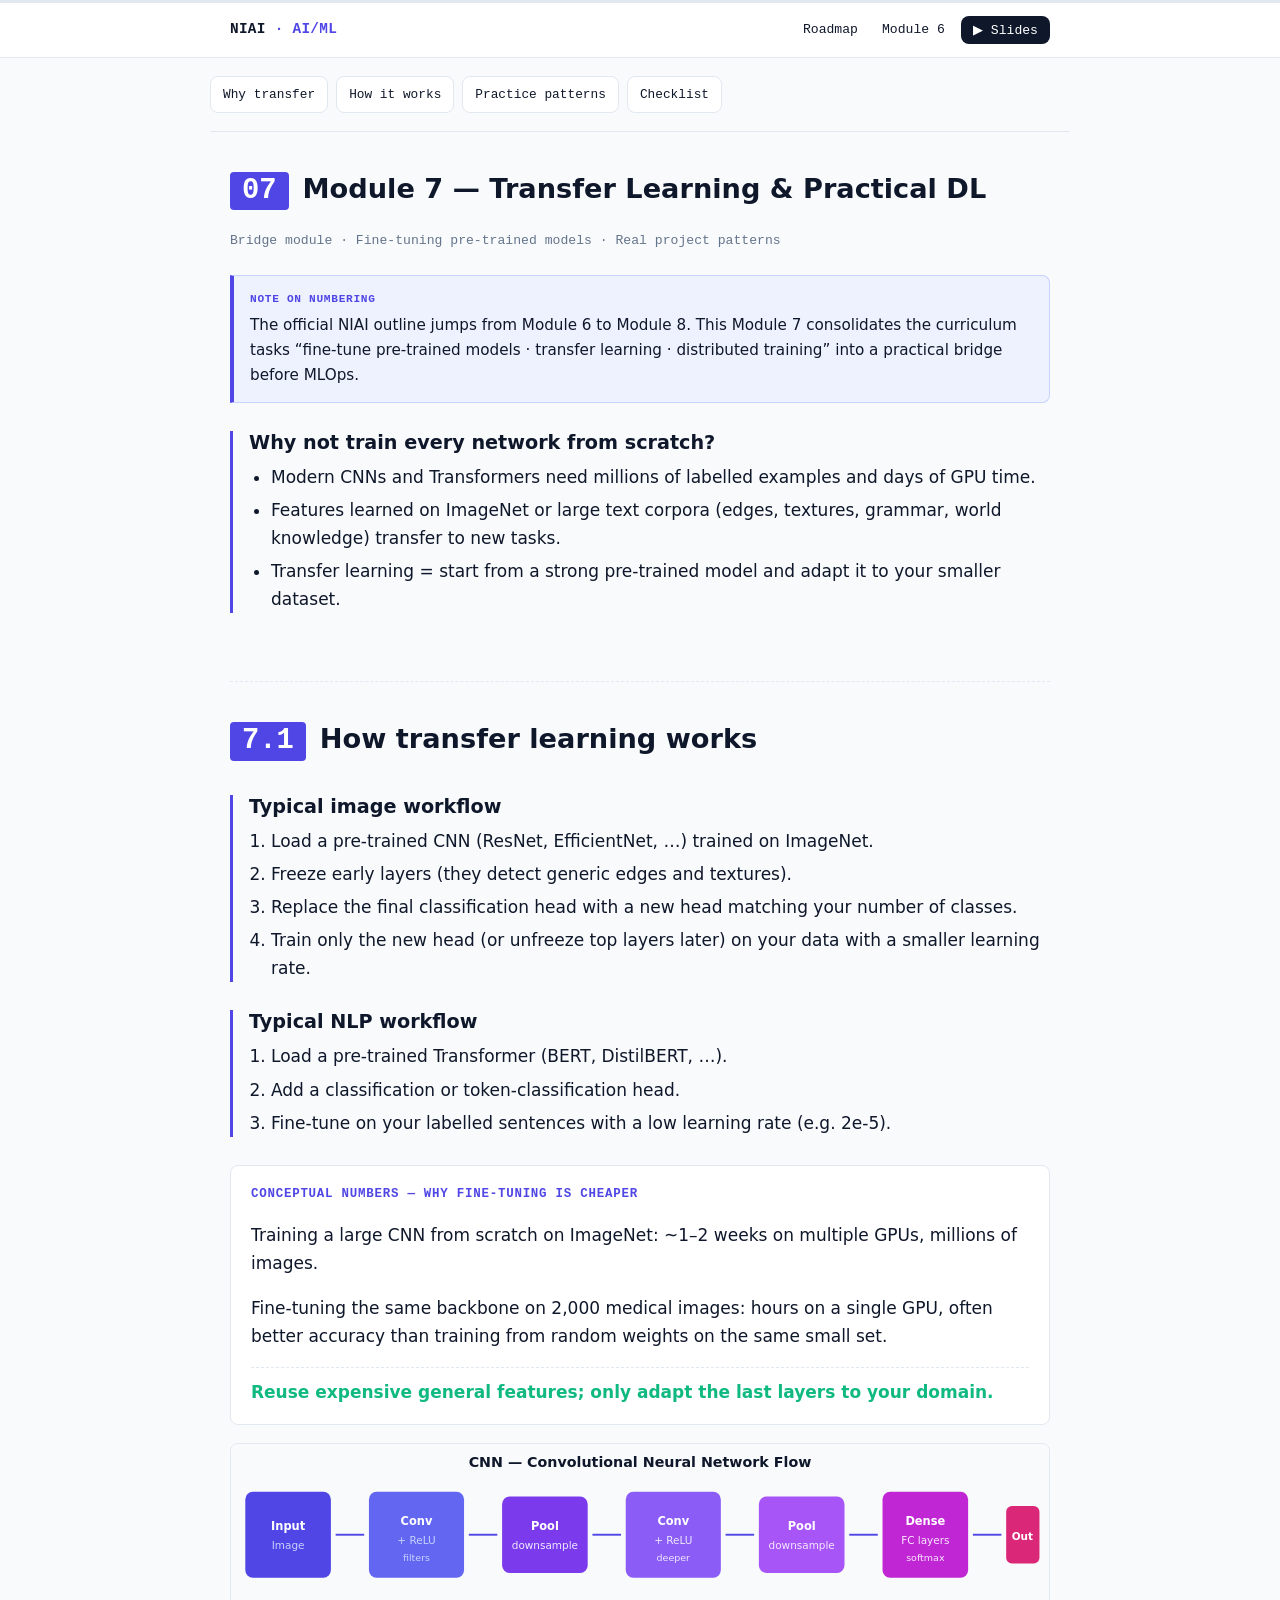
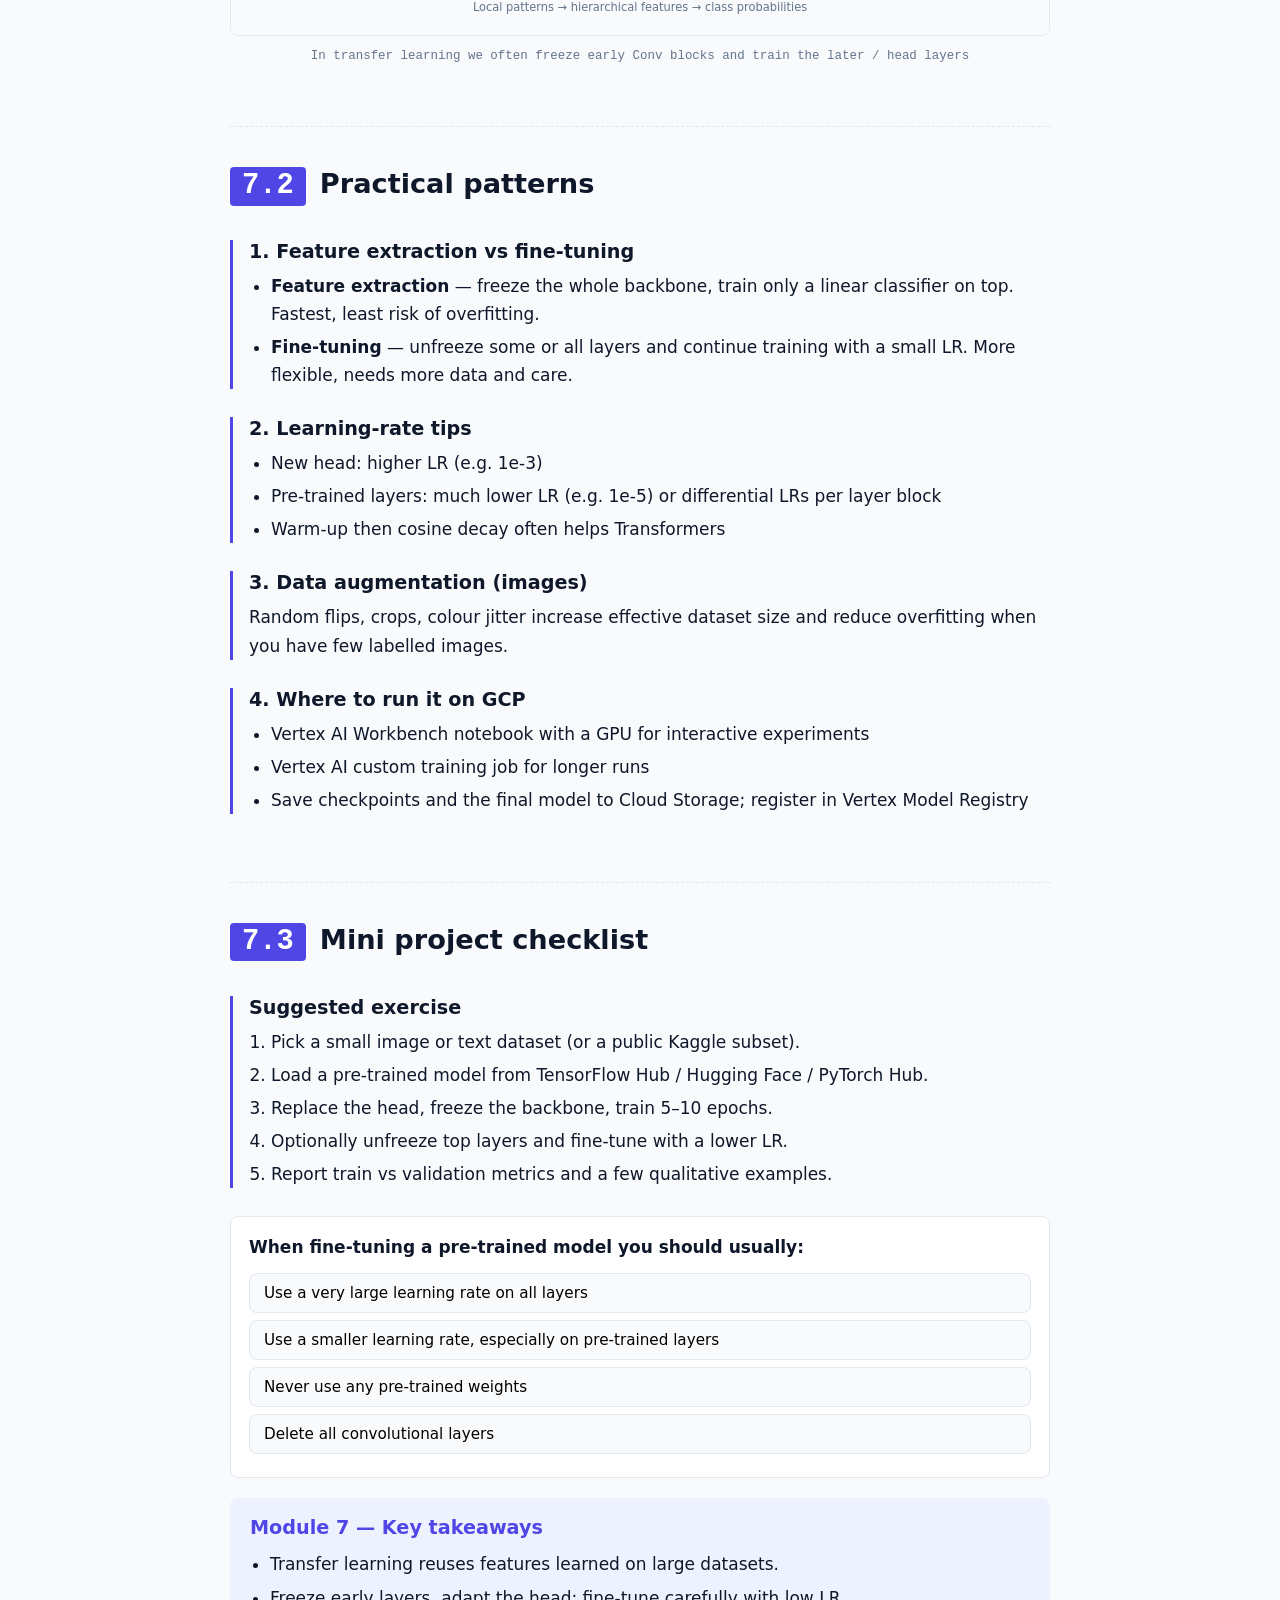
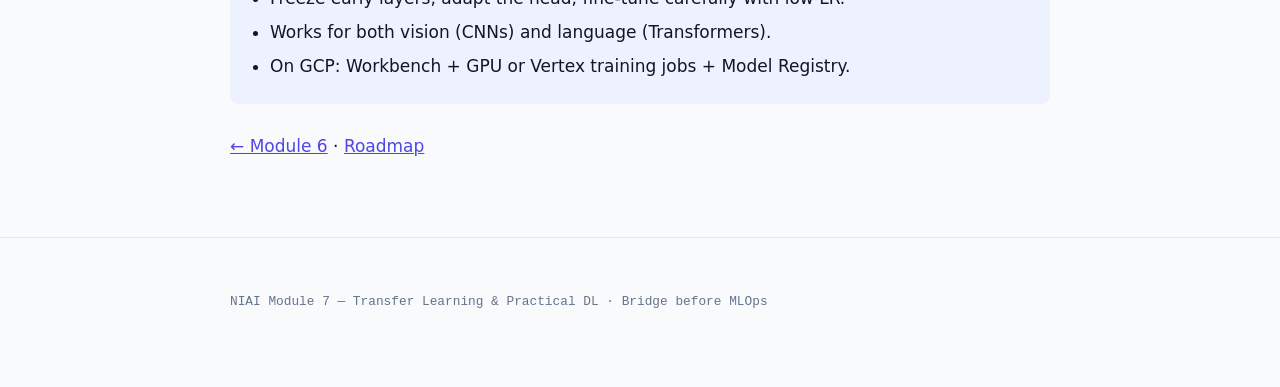
<file: module7/index.html>
<!DOCTYPE html>
<html lang="en">
<head>
  <meta charset="UTF-8">
  <meta name="viewport" content="width=device-width, initial-scale=1.0">
  <title>Module 7 — Transfer Learning &amp; Practical DL | NIAI Course</title>
  <meta name="description" content="Transfer learning, fine-tuning, pre-trained models, practical deep learning patterns. Bridge between advanced models and MLOps.">
  <link rel="stylesheet" href="../assets/css/style.css">
</head>
<body>
<div class="progress-track"><div class="progress-fill"></div></div>
<header class="topbar">
  <div class="wrap">
    <a class="brand" href="../index.html">NIAI<span> · AI/ML</span></a>
    <nav class="topnav">
      <a href="../index.html">Roadmap</a>
      <a href="../module6/index.html">Module 6</a>
      <button class="topnav-btn" id="slideModeToggle">▶ Slides</button>
    </nav>
  </div>
</header>
<nav class="daynav wrap">
  <a href="#why">Why transfer</a>
  <a href="#how">How it works</a>
  <a href="#practice">Practice patterns</a>
  <a href="#checklist">Checklist</a>
</nav>

<main class="wrap">

<section class="day-section" id="why">
  <div class="day-head"><span class="day-num">07</span><h2>Module 7 — Transfer Learning &amp; Practical DL</h2></div>
  <p class="day-sub">Bridge module · Fine-tuning pre-trained models · Real project patterns</p>

  <div class="callout">
    <span class="tag">Note on numbering</span>
    The official NIAI outline jumps from Module 6 to Module 8. This Module 7 consolidates the curriculum tasks “fine-tune pre-trained models · transfer learning · distributed training” into a practical bridge before MLOps.
  </div>

  <div class="topic">
    <h3>Why not train every network from scratch?</h3>
    <ul>
      <li>Modern CNNs and Transformers need millions of labelled examples and days of GPU time.</li>
      <li>Features learned on ImageNet or large text corpora (edges, textures, grammar, world knowledge) transfer to new tasks.</li>
      <li>Transfer learning = start from a strong pre-trained model and adapt it to your smaller dataset.</li>
    </ul>
  </div>
</section>

<section class="day-section" id="how">
  <div class="day-head"><span class="day-num">7.1</span><h2>How transfer learning works</h2></div>

  <div class="topic">
    <h3>Typical image workflow</h3>
    <ol>
      <li>Load a pre-trained CNN (ResNet, EfficientNet, …) trained on ImageNet.</li>
      <li>Freeze early layers (they detect generic edges and textures).</li>
      <li>Replace the final classification head with a new head matching your number of classes.</li>
      <li>Train only the new head (or unfreeze top layers later) on your data with a smaller learning rate.</li>
    </ol>
  </div>

  <div class="topic">
    <h3>Typical NLP workflow</h3>
    <ol>
      <li>Load a pre-trained Transformer (BERT, DistilBERT, …).</li>
      <li>Add a classification or token-classification head.</li>
      <li>Fine-tune on your labelled sentences with a low learning rate (e.g. 2e-5).</li>
    </ol>
  </div>

  <div class="worked">
    <div class="title">Conceptual numbers — why fine-tuning is cheaper</div>
    <p>Training a large CNN from scratch on ImageNet: ~1–2 weeks on multiple GPUs, millions of images.</p>
    <p>Fine-tuning the same backbone on 2,000 medical images: hours on a single GPU, often better accuracy than training from random weights on the same small set.</p>
    <div class="answer">Reuse expensive general features; only adapt the last layers to your domain.</div>
  </div>

  <img class="diagram" src="../assets/img/cnn-layers.svg" alt="CNN layers — freeze early, train late">
  <p class="diagram-caption">In transfer learning we often freeze early Conv blocks and train the later / head layers</p>
</section>

<section class="day-section" id="practice">
  <div class="day-head"><span class="day-num">7.2</span><h2>Practical patterns</h2></div>

  <div class="topic">
    <h3>1. Feature extraction vs fine-tuning</h3>
    <ul>
      <li><strong>Feature extraction</strong> — freeze the whole backbone, train only a linear classifier on top. Fastest, least risk of overfitting.</li>
      <li><strong>Fine-tuning</strong> — unfreeze some or all layers and continue training with a small LR. More flexible, needs more data and care.</li>
    </ul>
  </div>

  <div class="topic">
    <h3>2. Learning-rate tips</h3>
    <ul>
      <li>New head: higher LR (e.g. 1e-3)</li>
      <li>Pre-trained layers: much lower LR (e.g. 1e-5) or differential LRs per layer block</li>
      <li>Warm-up then cosine decay often helps Transformers</li>
    </ul>
  </div>

  <div class="topic">
    <h3>3. Data augmentation (images)</h3>
    <p>Random flips, crops, colour jitter increase effective dataset size and reduce overfitting when you have few labelled images.</p>
  </div>

  <div class="topic">
    <h3>4. Where to run it on GCP</h3>
    <ul>
      <li>Vertex AI Workbench notebook with a GPU for interactive experiments</li>
      <li>Vertex AI custom training job for longer runs</li>
      <li>Save checkpoints and the final model to Cloud Storage; register in Vertex Model Registry</li>
    </ul>
  </div>
</section>

<section class="day-section" id="checklist">
  <div class="day-head"><span class="day-num">7.3</span><h2>Mini project checklist</h2></div>

  <div class="topic">
    <h3>Suggested exercise</h3>
    <ol>
      <li>Pick a small image or text dataset (or a public Kaggle subset).</li>
      <li>Load a pre-trained model from TensorFlow Hub / Hugging Face / PyTorch Hub.</li>
      <li>Replace the head, freeze the backbone, train 5–10 epochs.</li>
      <li>Optionally unfreeze top layers and fine-tune with a lower LR.</li>
      <li>Report train vs validation metrics and a few qualitative examples.</li>
    </ol>
  </div>

  <div class="mcq">
    <p class="q">When fine-tuning a pre-trained model you should usually:</p>
    <button class="mcq-opt" data-correct="false">Use a very large learning rate on all layers</button>
    <button class="mcq-opt" data-correct="true">Use a smaller learning rate, especially on pre-trained layers</button>
    <button class="mcq-opt" data-correct="false">Never use any pre-trained weights</button>
    <button class="mcq-opt" data-correct="false">Delete all convolutional layers</button>
  </div>

  <div class="takeaways">
    <h3>Module 7 — Key takeaways</h3>
    <ul>
      <li>Transfer learning reuses features learned on large datasets.</li>
      <li>Freeze early layers, adapt the head; fine-tune carefully with low LR.</li>
      <li>Works for both vision (CNNs) and language (Transformers).</li>
      <li>On GCP: Workbench + GPU or Vertex training jobs + Model Registry.</li>
    </ul>
  </div>
  <p style="margin-top:28px;"><a href="../module6/index.html">← Module 6</a> · <a href="../index.html">Roadmap</a></p>
</section>

</main>
<footer><div class="wrap"><p>NIAI Module 7 — Transfer Learning &amp; Practical DL · Bridge before MLOps</p></div></footer>
<script src="../assets/js/main.js"></script>
</body>
</html>
</file>
<file: assets/css/style.css>
/* NIAI AI/ML Course — Simple clean design for GitHub Pages */

:root {
  --ink: #0f172a;
  --paper: #f8fafc;
  --card: #ffffff;
  --line: #e2e8f0;
  --primary: #4f46e5;
  --primary-dim: #6366f1;
  --accent: #0ea5e9;
  --success: #10b981;
  --warn: #f59e0b;
  --danger: #ef4444;
  --muted: #64748b;
  --code-bg: #0f172a;
  --code-ink: #e2e8f0;
  --code-accent: #a5b4fc;
  --font-display: "Segoe UI", system-ui, -apple-system, sans-serif;
  --font-body: "Segoe UI", system-ui, -apple-system, sans-serif;
  --font-mono: "SF Mono", "Cascadia Code", "Consolas", monospace;
  --max: 860px;
  --radius: 8px;
}

* { box-sizing: border-box; }
html { scroll-behavior: smooth; }
body {
  margin: 0;
  background: var(--paper);
  color: var(--ink);
  font-family: var(--font-body);
  font-size: 17px;
  line-height: 1.65;
  -webkit-font-smoothing: antialiased;
}
a { color: var(--primary); text-decoration-thickness: 1px; }
a:hover { color: var(--primary-dim); }
h1, h2, h3, h4 {
  font-family: var(--font-display);
  font-weight: 700;
  margin: 0 0 0.4em;
  line-height: 1.25;
}
h1 { font-size: clamp(1.9rem, 4.5vw, 2.6rem); }
h2 { font-size: clamp(1.35rem, 3vw, 1.7rem); }
h3 { font-size: 1.2rem; }
.wrap { max-width: var(--max); margin: 0 auto; padding: 0 20px; position: relative; z-index: 1; }

/* Top bar */
.topbar {
  border-bottom: 1px solid var(--line);
  background: var(--card);
  position: sticky; top: 0; z-index: 50;
}
.topbar .wrap {
  display: flex; align-items: center; justify-content: space-between;
  padding: 12px 20px;
}
.brand {
  font-family: var(--font-mono); font-weight: 600; font-size: 0.9rem;
  letter-spacing: 0.02em; color: var(--ink); text-decoration: none;
}
.brand span { color: var(--primary); }
.topnav { display: flex; align-items: center; gap: 8px; flex-wrap: wrap; }
.topnav a {
  font-family: var(--font-mono); font-size: 0.82rem;
  color: var(--ink); text-decoration: none; padding: 4px 8px;
}
.topnav a:hover { color: var(--primary); }
.topnav-btn {
  font-family: var(--font-mono); font-size: 0.82rem;
  background: var(--ink); color: #fff; border: none;
  padding: 6px 12px; border-radius: var(--radius); cursor: pointer;
}
.topnav-btn:hover { background: var(--primary); }

/* Hero */
.hero { padding: 48px 0 36px; border-bottom: 1px solid var(--line); }
.hero .eyebrow {
  font-family: var(--font-mono); font-size: 0.75rem;
  text-transform: uppercase; letter-spacing: 0.1em;
  color: var(--primary); margin-bottom: 10px;
}
.hero .lede { max-width: 620px; font-size: 1.05rem; color: var(--muted); }

/* Module cards on home */
.module-grid {
  display: grid;
  grid-template-columns: repeat(auto-fill, minmax(260px, 1fr));
  gap: 14px;
  padding: 36px 0 60px;
}
.module-card {
  background: var(--card);
  border: 1px solid var(--line);
  border-radius: var(--radius);
  padding: 20px;
  text-decoration: none; color: var(--ink);
  transition: border-color 0.15s, box-shadow 0.15s;
  display: flex; flex-direction: column; gap: 8px;
  min-height: 140px;
}
.module-card:hover {
  border-color: var(--primary);
  box-shadow: 0 4px 16px rgba(79, 70, 229, 0.1);
}
.module-card .num {
  font-family: var(--font-mono); font-size: 0.75rem;
  color: var(--primary); font-weight: 600;
}
.module-card h3 { margin: 0; font-size: 1.1rem; }
.module-card p { margin: 0; font-size: 0.9rem; color: var(--muted); flex: 1; }
.module-card .tag {
  font-family: var(--font-mono); font-size: 0.72rem;
  color: var(--primary); margin-top: 6px;
}

/* Day / unit navigation */
.daynav {
  display: flex; flex-wrap: wrap; gap: 8px;
  padding: 18px 0;
  border-bottom: 1px solid var(--line);
  position: sticky; top: 49px; background: var(--paper); z-index: 40;
}
.daynav a {
  font-family: var(--font-mono); font-size: 0.8rem;
  padding: 7px 12px;
  border: 1px solid var(--line);
  text-decoration: none; color: var(--ink);
  border-radius: var(--radius); background: var(--card);
}
.daynav a:hover, .daynav a.active {
  background: var(--ink); color: #fff; border-color: var(--ink);
}

/* Lesson sections */
.day-section { padding: 40px 0; border-bottom: 1px dashed var(--line); }
.day-section:last-of-type { border-bottom: none; }
.day-head { display: flex; align-items: baseline; gap: 14px; margin-bottom: 6px; }
.day-head .day-num {
  font-family: var(--font-mono); font-size: 1.8rem; font-weight: 700;
  color: #fff; background: var(--primary); padding: 2px 12px;
  border-radius: 4px; line-height: 1.2;
}
.day-sub {
  font-family: var(--font-mono); font-size: 0.82rem;
  color: var(--muted); margin-bottom: 24px;
}

.topic { margin: 28px 0; padding-left: 16px; border-left: 3px solid var(--primary); }
.topic h3 { margin-bottom: 8px; }
.topic p { margin: 0 0 10px; }
.topic ul, .topic ol { margin: 8px 0; padding-left: 22px; }
.topic li { margin-bottom: 5px; }

/* Callouts */
.callout {
  background: #eef2ff;
  border: 1px solid #c7d2fe;
  border-left: 4px solid var(--primary);
  padding: 14px 16px;
  margin: 16px 0;
  border-radius: 0 var(--radius) var(--radius) 0;
  font-size: 0.95rem;
}
.callout.warn {
  background: #fff7ed;
  border-color: #fed7aa;
  border-left-color: var(--warn);
}
.callout .tag {
  font-family: var(--font-mono); font-size: 0.7rem;
  text-transform: uppercase; letter-spacing: 0.06em;
  color: var(--primary); display: block; margin-bottom: 4px; font-weight: 600;
}
.callout.warn .tag { color: #c2410c; }

/* Formula box */
.formula {
  background: #f1f5f9;
  border: 1px solid var(--line);
  border-radius: var(--radius);
  padding: 14px 18px;
  margin: 16px 0;
  font-family: var(--font-mono);
  font-size: 0.95rem;
  text-align: center;
  overflow-x: auto;
}
.formula .label {
  font-size: 0.72rem; text-transform: uppercase; letter-spacing: 0.06em;
  color: var(--muted); display: block; margin-bottom: 6px; text-align: left;
}

/* Worked example */
.worked {
  background: var(--card);
  border: 1px solid var(--line);
  border-radius: var(--radius);
  padding: 18px 20px;
  margin: 18px 0;
}
.worked .title {
  font-family: var(--font-mono); font-size: 0.78rem;
  text-transform: uppercase; letter-spacing: 0.06em;
  color: var(--primary); font-weight: 600; margin-bottom: 8px;
}
.worked .steps { margin: 10px 0; padding-left: 20px; }
.worked .steps li { margin-bottom: 6px; }
.worked .answer {
  margin-top: 10px; padding-top: 10px;
  border-top: 1px dashed var(--line);
  font-weight: 600; color: var(--success);
}

/* Code */
pre {
  background: var(--code-bg);
  color: var(--code-ink);
  font-family: var(--font-mono);
  font-size: 0.85rem;
  padding: 16px 18px;
  overflow-x: auto;
  border-radius: var(--radius);
  margin: 14px 0;
  line-height: 1.55;
}
code {
  font-family: var(--font-mono);
  background: #e2e8f0;
  padding: 1px 5px;
  border-radius: 3px;
  font-size: 0.9em;
}
pre code { background: none; padding: 0; color: inherit; }

/* MCQ */
.mcq {
  background: var(--card);
  border: 1px solid var(--line);
  border-radius: var(--radius);
  padding: 16px 18px;
  margin: 16px 0;
}
.mcq p.q { font-weight: 600; margin: 0 0 12px; }
.mcq-opt {
  display: block; width: 100%; text-align: left;
  background: var(--paper); border: 1px solid var(--line);
  padding: 10px 14px; margin-bottom: 7px;
  font-family: var(--font-body); font-size: 0.95rem;
  cursor: pointer; border-radius: var(--radius);
  transition: border-color 0.15s, background 0.15s;
}
.mcq-opt:hover { border-color: var(--primary); }
.mcq-opt.correct { background: #d1fae5; border-color: var(--success); }
.mcq-opt.wrong { background: #fee2e2; border-color: var(--danger); }

/* Summary / takeaways */
.takeaways {
  background: #eef2ff;
  border-radius: var(--radius);
  padding: 18px 20px;
  margin: 20px 0;
}
.takeaways h3 { color: var(--primary); margin-bottom: 10px; }
.takeaways ul { margin: 0; padding-left: 20px; }
.takeaways li { margin-bottom: 6px; }

/* Progress bar */
.progress-track {
  height: 3px; background: var(--line);
  position: sticky; top: 0; z-index: 60;
}
.progress-fill { height: 100%; background: var(--primary); width: 0%; transition: width 0.1s; }

/* Slide mode */
body.slide-mode { overflow: hidden; }
body.slide-mode .topbar,
body.slide-mode .daynav,
body.slide-mode footer,
body.slide-mode .progress-track { display: none !important; }
body.slide-mode main.wrap { max-width: none; padding: 0; }
body.slide-mode .day-section {
  display: none;
  height: 100vh; width: 100vw;
  padding: 56px 7vw 90px;
  border-bottom: none;
  overflow-y: auto; box-sizing: border-box;
}
body.slide-mode .day-section.active-slide {
  display: block;
  animation: slidein 0.25s ease;
}
@keyframes slidein {
  from { opacity: 0; transform: translateX(12px); }
  to { opacity: 1; transform: none; }
}
.slide-controls {
  position: fixed; bottom: 0; left: 0; right: 0;
  display: none; align-items: center; justify-content: space-between;
  padding: 12px 24px; background: var(--ink); color: #fff;
  font-family: var(--font-mono); font-size: 0.85rem; z-index: 200;
}
body.slide-mode .slide-controls { display: flex; }
.slide-controls button {
  background: none; border: 1px solid #fff; color: #fff;
  font-family: var(--font-mono); padding: 7px 14px; cursor: pointer;
  border-radius: var(--radius);
}
.slide-controls button:hover { background: #fff; color: var(--ink); }
.slide-controls .slide-pos { letter-spacing: 0.05em; color: var(--code-accent); }
.slide-exit {
  position: fixed; top: 14px; right: 14px; z-index: 210; display: none;
  background: var(--ink); color: #fff; border: 1px solid #fff;
  font-family: var(--font-mono); font-size: 0.78rem;
  padding: 7px 12px; cursor: pointer; border-radius: var(--radius);
}
body.slide-mode .slide-exit { display: block; }
.slide-exit:hover { background: var(--danger); border-color: var(--danger); }

/* Video embeds */
.video-embed {
  position: relative;
  width: 100%;
  max-width: 640px;
  padding-bottom: min(56.25%, 360px);
  height: 0;
  overflow: hidden;
  margin: 18px 0;
  border: 1px solid var(--line);
  border-radius: var(--radius);
  background: #000;
}
.video-embed iframe {
  position: absolute; top: 0; left: 0;
  width: 100%; height: 100%; border: 0;
}
.video-caption {
  font-family: var(--font-mono);
  font-size: 0.78rem;
  color: var(--muted);
  margin-top: 6px;
  margin-bottom: 18px;
}
.resource-card {
  display: block;
  background: var(--card);
  border: 1px solid var(--line);
  border-radius: var(--radius);
  padding: 14px 16px;
  margin: 12px 0;
  text-decoration: none;
  color: var(--ink);
}
.resource-card:hover { border-color: var(--primary); }
.resource-card .src {
  font-family: var(--font-mono);
  font-size: 0.72rem;
  color: var(--primary);
  text-transform: uppercase;
  letter-spacing: 0.05em;
}
.resource-card h4 { margin: 4px 0; font-size: 1rem; }
.resource-card p { margin: 0; font-size: 0.9rem; color: var(--muted); }

/* Content images / diagrams */
.diagram {
  display: block;
  max-width: 100%;
  height: auto;
  margin: 18px auto;
  border-radius: var(--radius);
  border: 1px solid var(--line);
  background: #fff;
}
.diagram-caption {
  font-family: var(--font-mono);
  font-size: 0.78rem;
  color: var(--muted);
  text-align: center;
  margin: -8px 0 20px;
}

/* Footer */
footer {
  padding: 40px 0 50px;
  font-family: var(--font-mono); font-size: 0.8rem;
  color: var(--muted); border-top: 1px solid var(--line); margin-top: 20px;
}
footer a { color: var(--muted); }

@media (max-width: 640px) {
  body.slide-mode .day-section { padding: 48px 5vw 90px; }
  .day-head .day-num { font-size: 1.4rem; }
  .daynav { position: static; }
}
</file>
